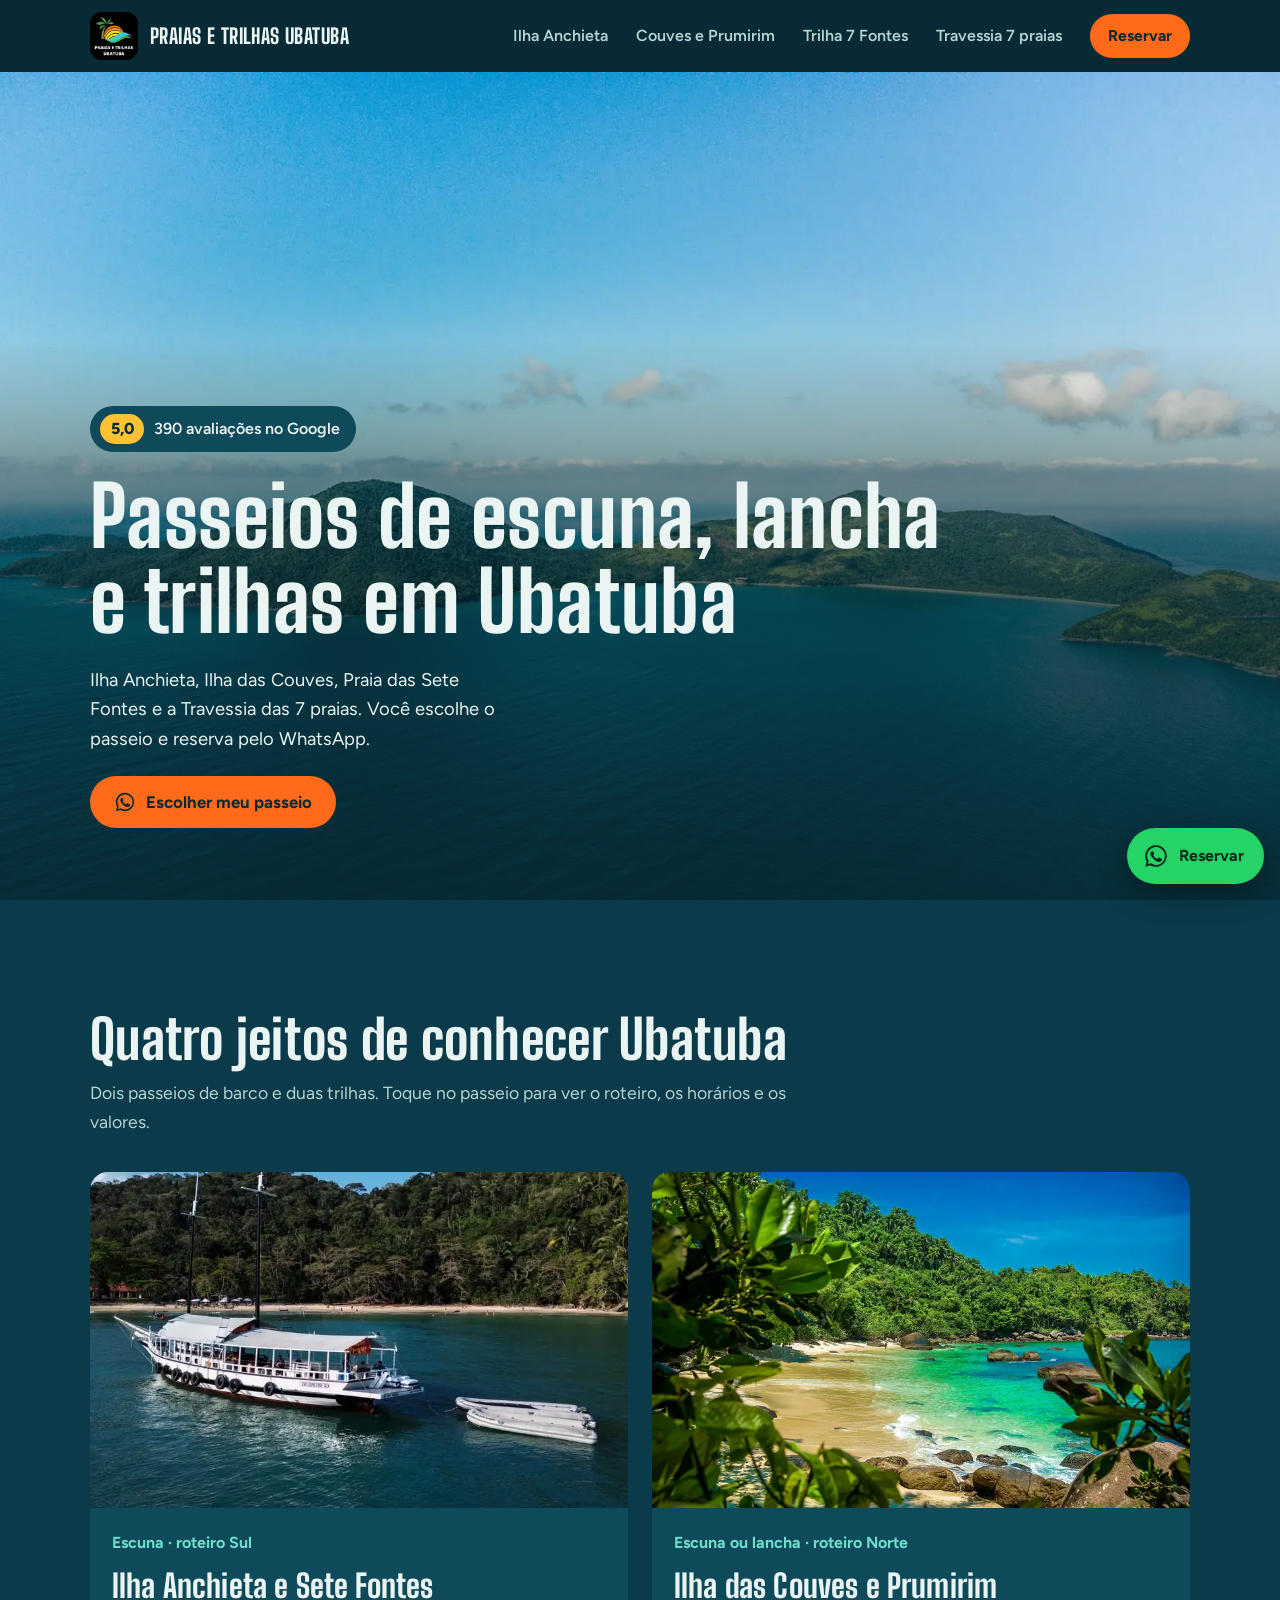
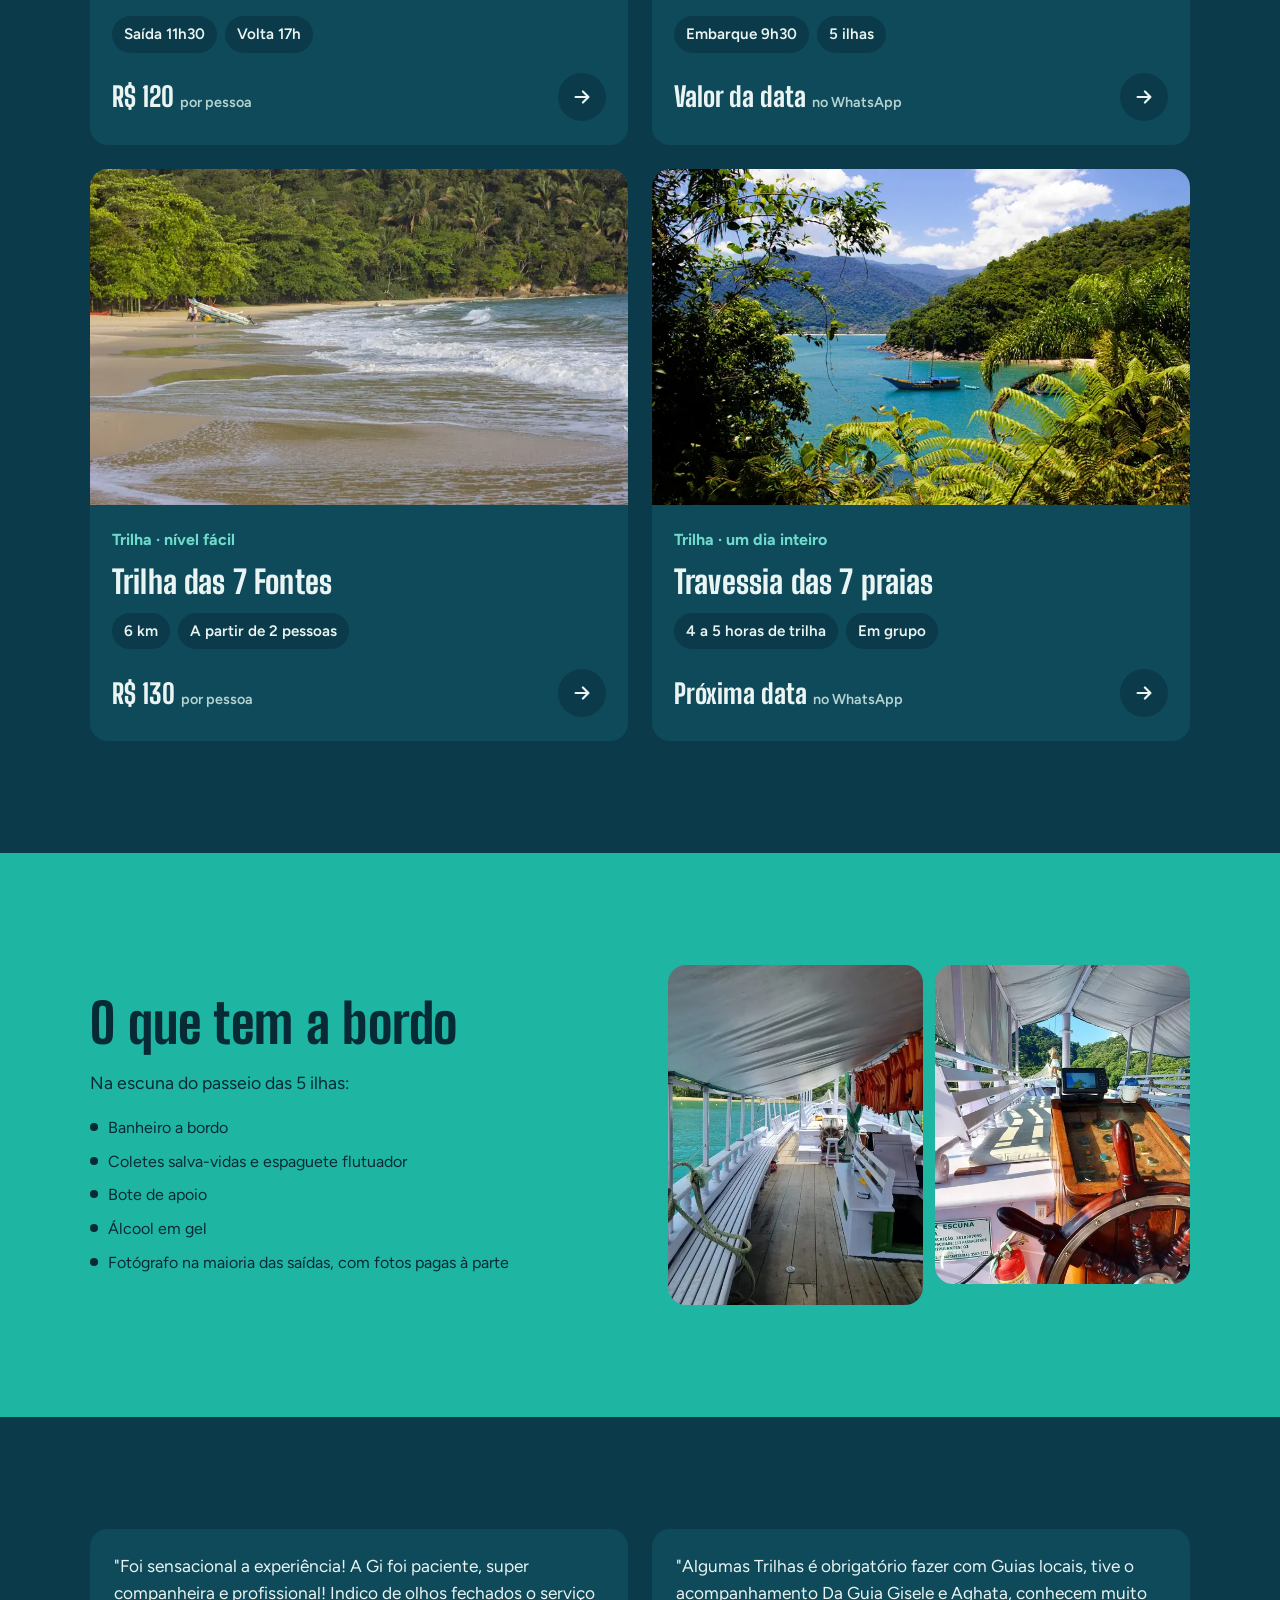
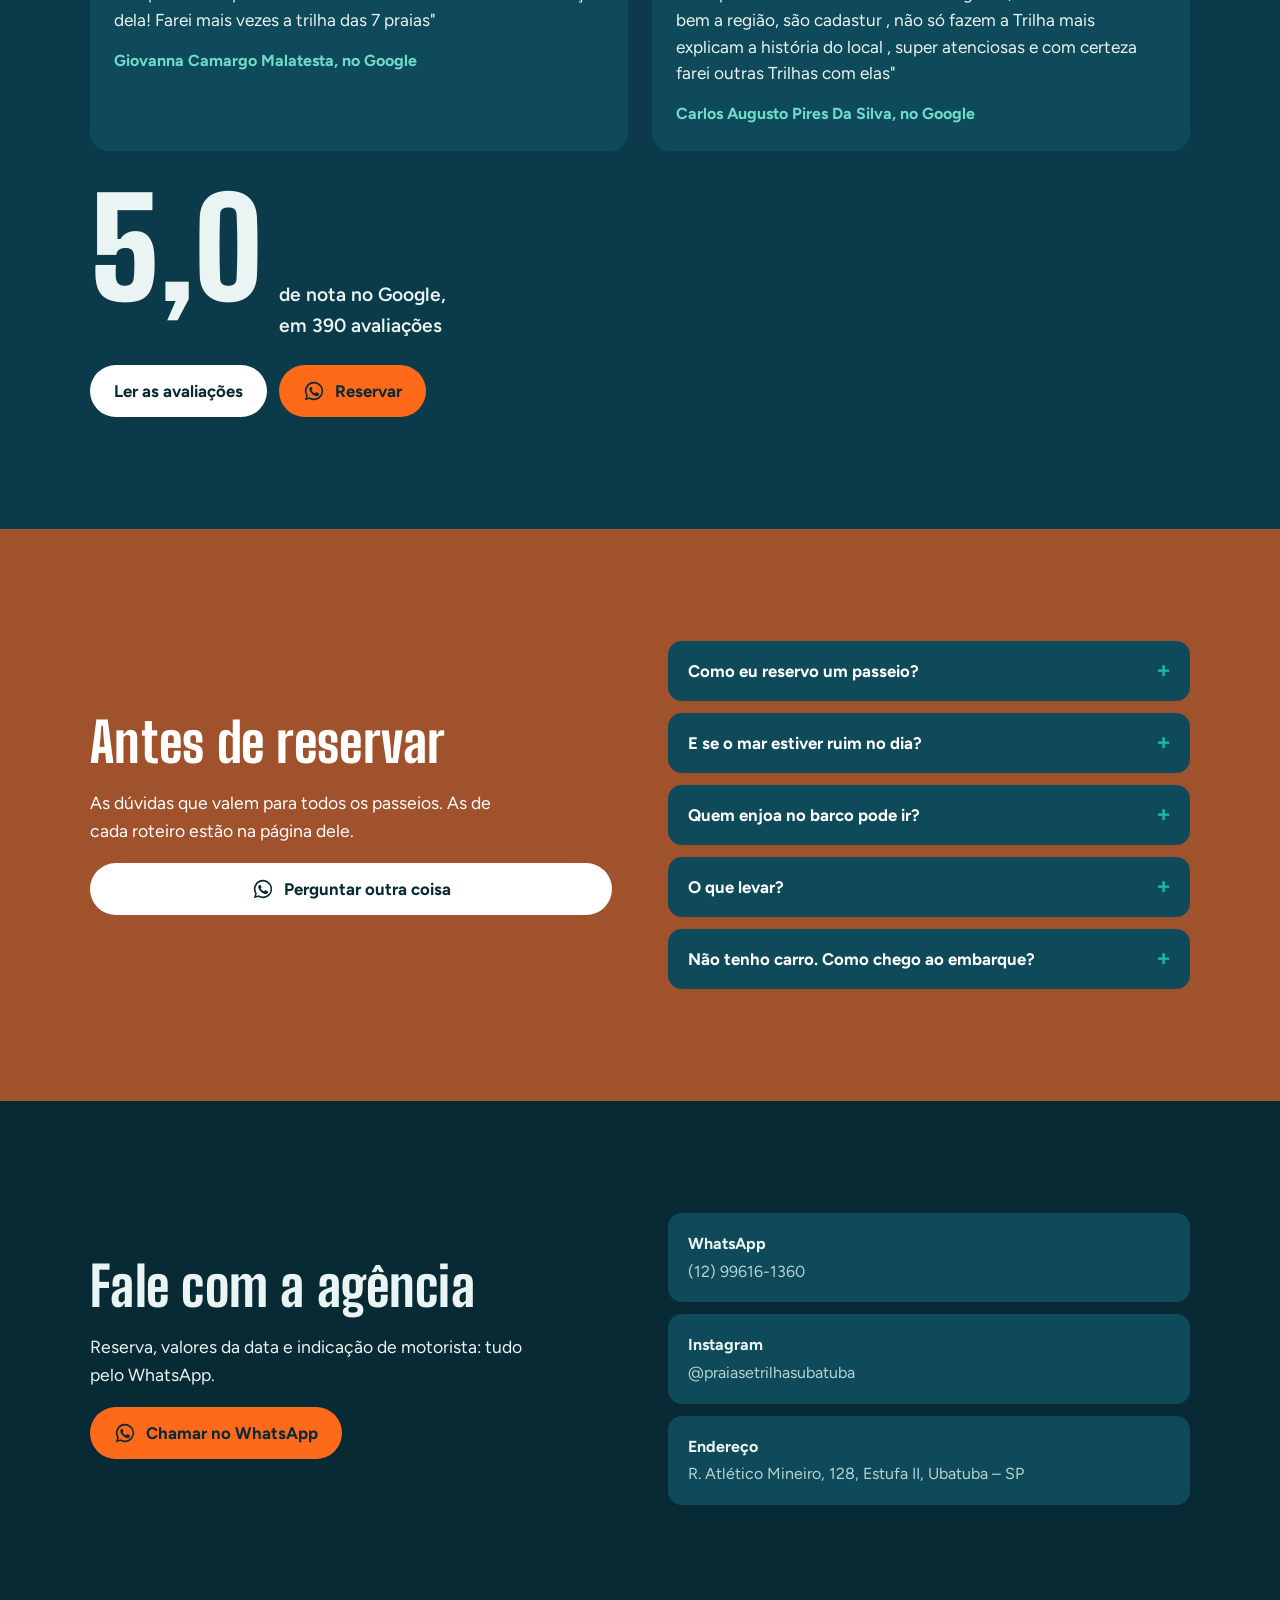
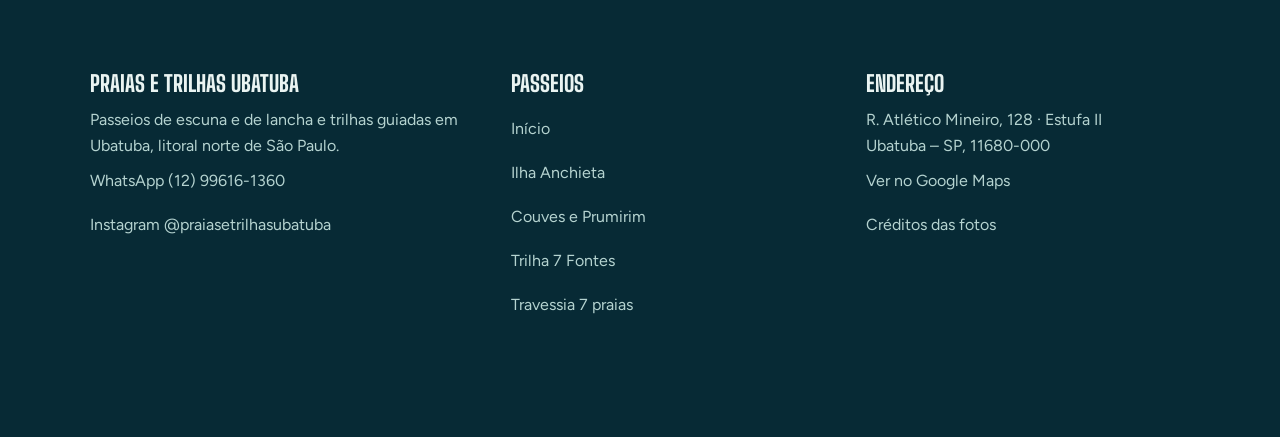
<file: index.html>
<!doctype html>
<html lang="pt-BR">
<head>
<meta charset="utf-8">
<meta name="viewport" content="width=device-width,initial-scale=1">
<meta name="robots" content="noindex, nofollow">
<title>Passeios de escuna, lancha e trilhas em Ubatuba | Praias e Trilhas Ubatuba</title>
<meta name="description" content="Passeio de escuna para a Ilha Anchieta, lancha para a Ilha das Couves, Trilha das 7 Fontes e Travessia das 7 praias em Ubatuba. Nota 5,0 no Google. Reserve pelo WhatsApp.">
<link rel="canonical" href="https://praiasetrilhasubatuba.vercel.app/">
<meta property="og:type" content="website">
<meta property="og:locale" content="pt_BR">
<meta property="og:site_name" content="Praias e Trilhas Ubatuba">
<meta property="og:title" content="Passeios de escuna, lancha e trilhas em Ubatuba | Praias e Trilhas Ubatuba">
<meta property="og:description" content="Passeio de escuna para a Ilha Anchieta, lancha para a Ilha das Couves, Trilha das 7 Fontes e Travessia das 7 praias em Ubatuba. Nota 5,0 no Google. Reserve pelo WhatsApp.">
<meta property="og:url" content="https://praiasetrilhasubatuba.vercel.app/">
<meta property="og:image" content="https://praiasetrilhasubatuba.vercel.app/img/anchieta-aerea-1200.webp">
<meta name="theme-color" content="#072A35">
<link rel="icon" href="img/logo-150.png">
<link rel="preload" href="fontes/big-shoulders.woff2" as="font" type="font/woff2" crossorigin>
<link rel="preload" href="fontes/figtree.woff2" as="font" type="font/woff2" crossorigin>
<link rel="stylesheet" href="estilo.css">
<script type="application/ld+json">
{
 "@context": "https://schema.org",
 "@graph": [
  {
   "@type": "WebSite",
   "@id": "https://praiasetrilhasubatuba.vercel.app/#site",
   "url": "https://praiasetrilhasubatuba.vercel.app/",
   "name": "Praias e Trilhas Ubatuba",
   "inLanguage": "pt-BR",
   "publisher": {
    "@id": "https://praiasetrilhasubatuba.vercel.app/#agencia"
   }
  },
  {
   "@type": "TravelAgency",
   "@id": "https://praiasetrilhasubatuba.vercel.app/#agencia",
   "name": "Praias e Trilhas Ubatuba",
   "url": "https://praiasetrilhasubatuba.vercel.app/",
   "logo": "https://praiasetrilhasubatuba.vercel.app/img/logo-150.png",
   "image": "https://praiasetrilhasubatuba.vercel.app/img/anchieta-aerea-1200.webp",
   "telephone": "+55 12 99616-1360",
   "address": {
    "@type": "PostalAddress",
    "streetAddress": "R. Atlético Mineiro, 128",
    "addressLocality": "Ubatuba",
    "addressRegion": "SP",
    "postalCode": "11680-000",
    "addressCountry": "BR"
   },
   "areaServed": {
    "@type": "City",
    "name": "Ubatuba"
   },
   "hasMap": "https://www.google.com/maps/place/?q=place_id:ChIJlXXqdCBRzZQRc-QFXQsjPIg",
   "sameAs": [
    "https://instagram.com/praiasetrilhasubatuba"
   ],
   "knowsLanguage": "pt-BR",
   "currenciesAccepted": "BRL",
   "makesOffer": [
    {
     "@type": "Offer",
     "itemOffered": {
      "@id": "https://praiasetrilhasubatuba.vercel.app/passeio-ilha-anchieta.html#passeio"
     }
    },
    {
     "@type": "Offer",
     "itemOffered": {
      "@id": "https://praiasetrilhasubatuba.vercel.app/passeio-ilhas-do-norte.html#passeio"
     }
    },
    {
     "@type": "Offer",
     "itemOffered": {
      "@id": "https://praiasetrilhasubatuba.vercel.app/trilha-sete-fontes.html#passeio"
     }
    },
    {
     "@type": "Offer",
     "itemOffered": {
      "@id": "https://praiasetrilhasubatuba.vercel.app/travessia-7-praias.html#passeio"
     }
    }
   ]
  },
  {
   "@type": "FAQPage",
   "mainEntity": [
    {
     "@type": "Question",
     "name": "Como eu reservo um passeio?",
     "acceptedAnswer": {
      "@type": "Answer",
      "text": "Pelo WhatsApp (12) 99616-1360. Diga o passeio, a data e quantas pessoas vão. Os valores podem mudar conforme a data e na alta temporada, por isso a confirmação é sempre pela conversa."
     }
    },
    {
     "@type": "Question",
     "name": "E se o mar estiver ruim no dia?",
     "acceptedAnswer": {
      "@type": "Answer",
      "text": "Por segurança, o roteiro pode mudar quando o mar ou o vento não deixam navegar. No passeio da Ilha Anchieta, por exemplo, a Praia das Sete Fontes é trocada pela Praia do Flamengo."
     }
    },
    {
     "@type": "Question",
     "name": "Quem enjoa no barco pode ir?",
     "acceptedAnswer": {
      "@type": "Answer",
      "text": "Pode. A recomendação da agência é tomar um remédio para enjoo antes de embarcar."
     }
    },
    {
     "@type": "Question",
     "name": "O que levar?",
     "acceptedAnswer": {
      "@type": "Answer",
      "text": "Um casaco leve para a volta, porque no mar esfria no fim da tarde. E proteja o celular ao embarcar e desembarcar: a agência não se responsabiliza por objetos pessoais molhados ou perdidos."
     }
    },
    {
     "@type": "Question",
     "name": "Não tenho carro. Como chego ao embarque?",
     "acceptedAnswer": {
      "@type": "Answer",
      "text": "A agência indica motoristas de confiança, com pagamento à parte. É só pedir no WhatsApp."
     }
    }
   ]
  }
 ]
}
</script>
</head>
<body>
<a class="pular" href="#conteudo">Pular para o conteúdo</a>
<header class="topo"><div class="wrap">
  <a class="marca" href="index.html"><img src="img/logo-150.png" width="48" height="48" alt=""><span>Praias e Trilhas Ubatuba</span></a>
  <nav class="nav-larga" aria-label="Passeios"><a href="passeio-ilha-anchieta.html">Ilha Anchieta</a><a href="passeio-ilhas-do-norte.html">Couves e Prumirim</a><a href="trilha-sete-fontes.html">Trilha 7 Fontes</a><a href="travessia-7-praias.html">Travessia 7 praias</a></nav>
  <details class="menu"><summary>Passeios</summary><ul><li><a href="index.html" aria-current="page">Início</a></li><li><a href="passeio-ilha-anchieta.html">Ilha Anchieta</a></li><li><a href="passeio-ilhas-do-norte.html">Couves e Prumirim</a></li><li><a href="trilha-sete-fontes.html">Trilha 7 Fontes</a></li><li><a href="travessia-7-praias.html">Travessia 7 praias</a></li></ul></details>
  <a class="btn" data-wa="topo" href="https://wa.me/5512996161360">Reservar</a>
</div></header>
<main id="conteudo">

<section class="capa">
  <div class="capa__texto">
    <a class="nota" href="https://www.google.com/maps/place/?q=place_id:ChIJlXXqdCBRzZQRc-QFXQsjPIg" rel="noopener" target="_blank"><b>5,0</b>390 avaliações no Google</a>
    <h1>Passeios de escuna, lancha e trilhas em Ubatuba</h1>
    <p class="lead">Ilha Anchieta, Ilha das Couves, Praia das Sete Fontes e a Travessia das 7 praias. Você escolhe o passeio e reserva pelo WhatsApp.</p>
    <a class="btn" data-wa="capa" href="https://wa.me/5512996161360"><svg viewBox="0 0 24 24" fill="currentColor" aria-hidden="true"><path d="M12 2a10 10 0 0 0-8.6 15.1L2 22l5-1.3A10 10 0 1 0 12 2Zm0 18.2a8.2 8.2 0 0 1-4.2-1.2l-.3-.2-3 .8.8-2.9-.2-.3A8.2 8.2 0 1 1 12 20.2Zm4.5-6.1c-.2-.1-1.5-.7-1.7-.8-.2-.1-.4-.1-.6.1l-.8 1c-.1.2-.3.2-.5.1a6.7 6.7 0 0 1-3.3-2.9c-.3-.4.2-.4.7-1.4.1-.2 0-.3 0-.4l-.8-1.8c-.2-.5-.4-.4-.6-.4h-.5a1 1 0 0 0-.7.3 3 3 0 0 0-.9 2.2 5.2 5.2 0 0 0 1.1 2.7 11.8 11.8 0 0 0 4.5 4c1.7.7 2.3.8 3.2.6a2.7 2.7 0 0 0 1.8-1.2 2.2 2.2 0 0 0 .2-1.3c-.1-.1-.3-.2-.5-.3Z"/></svg>Escolher meu passeio</a>
  </div>
  <div class="capa__foto"><img src="img/anchieta-aerea-800.webp" srcset="img/anchieta-aerea-480.webp 480w, img/anchieta-aerea-800.webp 800w, img/anchieta-aerea-1200.webp 1200w, img/anchieta-aerea-1600.webp 1600w, img/anchieta-aerea-2000.webp 2000w" sizes="100vw" width="800" height="450" alt="Ilha Anchieta vista do alto, cercada de mar azul" fetchpriority="high"></div>
</section>

<section class="secao" id="passeios" aria-labelledby="passeios-t"><div class="wrap">
  <div class="secao__cab"><h2 id="passeios-t">Quatro jeitos de conhecer Ubatuba</h2><p>Dois passeios de barco e duas trilhas. Toque no passeio para ver o roteiro, os horários e os valores.</p></div>
  <div class="placas">
    <a class="placa" href="passeio-ilha-anchieta.html">
      <div class="placa__foto"><img src="img/escuna-ancorada-800.webp" srcset="img/escuna-ancorada-480.webp 480w, img/escuna-ancorada-800.webp 800w, img/escuna-ancorada-1200.webp 1200w" sizes="(min-width:760px) 50vw, 100vw" width="800" height="1067" alt="Escuna branca ancorada em frente a uma praia de mata atlântica, com botes de apoio" loading="lazy" decoding="async"></div>
      <div class="placa__corpo"><span class="placa__tipo">Escuna · roteiro Sul</span><h3>Ilha Anchieta e Sete Fontes</h3>
        <div class="placa__horas"><span>Saída 11h30</span><span>Volta 17h</span></div>
        <div class="placa__fim"><span class="preco">R$ 120<small>por pessoa</small></span><span class="placa__ir"><svg viewBox="0 0 24 24" fill="none" stroke="currentColor" stroke-width="2.4" stroke-linecap="round" stroke-linejoin="round" aria-hidden="true"><path d="M5 12h14M13 6l6 6-6 6"/></svg></span></div></div>
    </a>
    <a class="placa" href="passeio-ilhas-do-norte.html">
      <div class="placa__foto"><img src="img/couves-1-800.webp" srcset="img/couves-1-480.webp 480w, img/couves-1-800.webp 800w, img/couves-1-1200.webp 1200w, img/couves-1-1600.webp 1600w, img/couves-1-1784.webp 1784w" sizes="(min-width:760px) 50vw, 100vw" width="800" height="531" alt="Praia da Ilha das Couves, com água verde e pedras" loading="lazy" decoding="async"></div>
      <div class="placa__corpo"><span class="placa__tipo">Escuna ou lancha · roteiro Norte</span><h3>Ilha das Couves e Prumirim</h3>
        <div class="placa__horas"><span>Embarque 9h30</span><span>5 ilhas</span></div>
        <div class="placa__fim"><span class="preco">Valor da data<small>no WhatsApp</small></span><span class="placa__ir"><svg viewBox="0 0 24 24" fill="none" stroke="currentColor" stroke-width="2.4" stroke-linecap="round" stroke-linejoin="round" aria-hidden="true"><path d="M5 12h14M13 6l6 6-6 6"/></svg></span></div></div>
    </a>
    <a class="placa" href="trilha-sete-fontes.html">
      <div class="placa__foto"><img src="img/sete-fontes-800.webp" srcset="img/sete-fontes-480.webp 480w, img/sete-fontes-800.webp 800w, img/sete-fontes-1200.webp 1200w, img/sete-fontes-1600.webp 1600w, img/sete-fontes-2000.webp 2000w" sizes="(min-width:760px) 50vw, 100vw" width="800" height="533" alt="Praia das Sete Fontes, cercada de mata" loading="lazy" decoding="async"></div>
      <div class="placa__corpo"><span class="placa__tipo">Trilha · nível fácil</span><h3>Trilha das 7 Fontes</h3>
        <div class="placa__horas"><span>6 km</span><span>A partir de 2 pessoas</span></div>
        <div class="placa__fim"><span class="preco">R$ 130<small>por pessoa</small></span><span class="placa__ir"><svg viewBox="0 0 24 24" fill="none" stroke="currentColor" stroke-width="2.4" stroke-linecap="round" stroke-linejoin="round" aria-hidden="true"><path d="M5 12h14M13 6l6 6-6 6"/></svg></span></div></div>
    </a>
    <a class="placa" href="travessia-7-praias.html">
      <div class="placa__foto"><img src="img/bonete-800.webp" srcset="img/bonete-480.webp 480w, img/bonete-800.webp 800w, img/bonete-1200.webp 1200w, img/bonete-1600.webp 1600w, img/bonete-2000.webp 2000w" sizes="(min-width:760px) 50vw, 100vw" width="800" height="533" alt="Praia do Bonete, uma das praias da travessia" loading="lazy" decoding="async"></div>
      <div class="placa__corpo"><span class="placa__tipo">Trilha · um dia inteiro</span><h3>Travessia das 7 praias</h3>
        <div class="placa__horas"><span>4 a 5 horas de trilha</span><span>Em grupo</span></div>
        <div class="placa__fim"><span class="preco">Próxima data<small>no WhatsApp</small></span><span class="placa__ir"><svg viewBox="0 0 24 24" fill="none" stroke="currentColor" stroke-width="2.4" stroke-linecap="round" stroke-linejoin="round" aria-hidden="true"><path d="M5 12h14M13 6l6 6-6 6"/></svg></span></div></div>
    </a>
  </div>
</div></section>

<section class="secao faixa-agua" aria-labelledby="escuna-t"><div class="wrap duas">
  <div class="duas__texto">
    <h2 id="escuna-t">O que tem a bordo</h2>
    <p>Na escuna do passeio das 5 ilhas:</p>
    <ul class="lista"><li>Banheiro a bordo</li><li>Coletes salva-vidas e espaguete flutuador</li><li>Bote de apoio</li><li>Álcool em gel</li><li>Fotógrafo na maioria das saídas, com fotos pagas à parte</li></ul>
  </div>
  <div class="par"><img src="img/conves-800.webp" srcset="img/conves-480.webp 480w, img/conves-800.webp 800w, img/conves-1200.webp 1200w" sizes="(min-width:900px) 24vw, 50vw" width="800" height="1067" alt="Convés de madeira da escuna, com bancos brancos e coletes laranja" loading="lazy" decoding="async"><img src="img/timao-800.webp" srcset="img/timao-480.webp 480w, img/timao-800.webp 800w, img/timao-1200.webp 1200w, img/timao-1280.webp 1280w" sizes="(min-width:900px) 24vw, 50vw" width="800" height="1000" alt="Timão de madeira e painel da escuna, com a mata ao fundo" loading="lazy" decoding="async"></div>
</div></section>

<section class="secao avaliacoes" aria-labelledby="aval-t"><div class="wrap">
  <div class="depoimentos">
    <figure><blockquote>"Foi sensacional a experiência! A Gi foi paciente, super companheira e profissional! Indico de olhos fechados o serviço dela! Farei mais vezes a trilha das 7 praias"</blockquote><figcaption>Giovanna Camargo Malatesta, no Google</figcaption></figure>
    <figure><blockquote>"Algumas Trilhas é obrigatório fazer com Guias locais, tive o acompanhamento Da Guia Gisele e Aghata, conhecem muito bem a região, são cadastur , não só fazem a Trilha mais explicam a história do local , super atenciosas e com certeza farei outras Trilhas com elas"</blockquote><figcaption>Carlos Augusto Pires Da Silva, no Google</figcaption></figure>
  </div>
  <div class="grande-nota"><strong>5,0</strong><span id="aval-t">de nota no Google, em 390 avaliações</span></div>
  <div style="display:flex;flex-wrap:wrap;gap:12px">
    <a class="btn btn--claro" href="https://www.google.com/maps/place/?q=place_id:ChIJlXXqdCBRzZQRc-QFXQsjPIg" rel="noopener" target="_blank">Ler as avaliações</a>
    <a class="btn" data-wa="avaliacoes" href="https://wa.me/5512996161360"><svg viewBox="0 0 24 24" fill="currentColor" aria-hidden="true"><path d="M12 2a10 10 0 0 0-8.6 15.1L2 22l5-1.3A10 10 0 1 0 12 2Zm0 18.2a8.2 8.2 0 0 1-4.2-1.2l-.3-.2-3 .8.8-2.9-.2-.3A8.2 8.2 0 1 1 12 20.2Zm4.5-6.1c-.2-.1-1.5-.7-1.7-.8-.2-.1-.4-.1-.6.1l-.8 1c-.1.2-.3.2-.5.1a6.7 6.7 0 0 1-3.3-2.9c-.3-.4.2-.4.7-1.4.1-.2 0-.3 0-.4l-.8-1.8c-.2-.5-.4-.4-.6-.4h-.5a1 1 0 0 0-.7.3 3 3 0 0 0-.9 2.2 5.2 5.2 0 0 0 1.1 2.7 11.8 11.8 0 0 0 4.5 4c1.7.7 2.3.8 3.2.6a2.7 2.7 0 0 0 1.8-1.2 2.2 2.2 0 0 0 .2-1.3c-.1-.1-.3-.2-.5-.3Z"/></svg>Reservar</a>
  </div>
</div></section>

<section class="secao faixa-madeira" aria-labelledby="duvidas-t"><div class="wrap duas">
  <div class="duas__texto"><h2 id="duvidas-t">Antes de reservar</h2><p>As dúvidas que valem para todos os passeios. As de cada roteiro estão na página dele.</p><a class="btn btn--claro" data-wa="duvidas" href="https://wa.me/5512996161360"><svg viewBox="0 0 24 24" fill="currentColor" aria-hidden="true"><path d="M12 2a10 10 0 0 0-8.6 15.1L2 22l5-1.3A10 10 0 1 0 12 2Zm0 18.2a8.2 8.2 0 0 1-4.2-1.2l-.3-.2-3 .8.8-2.9-.2-.3A8.2 8.2 0 1 1 12 20.2Zm4.5-6.1c-.2-.1-1.5-.7-1.7-.8-.2-.1-.4-.1-.6.1l-.8 1c-.1.2-.3.2-.5.1a6.7 6.7 0 0 1-3.3-2.9c-.3-.4.2-.4.7-1.4.1-.2 0-.3 0-.4l-.8-1.8c-.2-.5-.4-.4-.6-.4h-.5a1 1 0 0 0-.7.3 3 3 0 0 0-.9 2.2 5.2 5.2 0 0 0 1.1 2.7 11.8 11.8 0 0 0 4.5 4c1.7.7 2.3.8 3.2.6a2.7 2.7 0 0 0 1.8-1.2 2.2 2.2 0 0 0 .2-1.3c-.1-.1-.3-.2-.5-.3Z"/></svg>Perguntar outra coisa</a></div>
  <div class="perguntas"><details><summary>Como eu reservo um passeio?</summary><p>Pelo WhatsApp (12) 99616-1360. Diga o passeio, a data e quantas pessoas vão. Os valores podem mudar conforme a data e na alta temporada, por isso a confirmação é sempre pela conversa.</p></details><details><summary>E se o mar estiver ruim no dia?</summary><p>Por segurança, o roteiro pode mudar quando o mar ou o vento não deixam navegar. No passeio da Ilha Anchieta, por exemplo, a Praia das Sete Fontes é trocada pela Praia do Flamengo.</p></details><details><summary>Quem enjoa no barco pode ir?</summary><p>Pode. A recomendação da agência é tomar um remédio para enjoo antes de embarcar.</p></details><details><summary>O que levar?</summary><p>Um casaco leve para a volta, porque no mar esfria no fim da tarde. E proteja o celular ao embarcar e desembarcar: a agência não se responsabiliza por objetos pessoais molhados ou perdidos.</p></details><details><summary>Não tenho carro. Como chego ao embarque?</summary><p>A agência indica motoristas de confiança, com pagamento à parte. É só pedir no WhatsApp.</p></details></div>
</div></section>

<section class="secao contato" id="contato" aria-labelledby="contato-t"><div class="wrap duas">
  <div class="duas__texto"><h2 id="contato-t">Fale com a agência</h2><p>Reserva, valores da data e indicação de motorista: tudo pelo WhatsApp.</p><a class="btn" data-wa="contato" href="https://wa.me/5512996161360"><svg viewBox="0 0 24 24" fill="currentColor" aria-hidden="true"><path d="M12 2a10 10 0 0 0-8.6 15.1L2 22l5-1.3A10 10 0 1 0 12 2Zm0 18.2a8.2 8.2 0 0 1-4.2-1.2l-.3-.2-3 .8.8-2.9-.2-.3A8.2 8.2 0 1 1 12 20.2Zm4.5-6.1c-.2-.1-1.5-.7-1.7-.8-.2-.1-.4-.1-.6.1l-.8 1c-.1.2-.3.2-.5.1a6.7 6.7 0 0 1-3.3-2.9c-.3-.4.2-.4.7-1.4.1-.2 0-.3 0-.4l-.8-1.8c-.2-.5-.4-.4-.6-.4h-.5a1 1 0 0 0-.7.3 3 3 0 0 0-.9 2.2 5.2 5.2 0 0 0 1.1 2.7 11.8 11.8 0 0 0 4.5 4c1.7.7 2.3.8 3.2.6a2.7 2.7 0 0 0 1.8-1.2 2.2 2.2 0 0 0 .2-1.3c-.1-.1-.3-.2-.5-.3Z"/></svg>Chamar no WhatsApp</a></div>
  <div class="canais">
    <a data-wa="contato" href="https://wa.me/5512996161360"><b>WhatsApp</b><span>(12) 99616-1360</span></a>
    <a href="https://instagram.com/praiasetrilhasubatuba" rel="noopener" target="_blank"><b>Instagram</b><span>@praiasetrilhasubatuba</span></a>
    <a href="https://www.google.com/maps/place/?q=place_id:ChIJlXXqdCBRzZQRc-QFXQsjPIg" rel="noopener" target="_blank"><b>Endereço</b><span>R. Atlético Mineiro, 128, Estufa II, Ubatuba – SP</span></a>
  </div>
</div></section>

</main>
<footer class="rodape"><div class="wrap">
  <div><b>Praias e Trilhas Ubatuba</b><p>Passeios de escuna e de lancha e trilhas guiadas em Ubatuba, litoral norte de São Paulo.</p>
  <p><a data-wa="contato" href="https://wa.me/5512996161360">WhatsApp (12) 99616-1360</a><br><a href="https://instagram.com/praiasetrilhasubatuba" rel="noopener" target="_blank">Instagram @praiasetrilhasubatuba</a></p></div>
  <nav aria-label="Páginas do site"><b>Passeios</b><a href="index.html">Início</a><a href="passeio-ilha-anchieta.html">Ilha Anchieta</a><a href="passeio-ilhas-do-norte.html">Couves e Prumirim</a><a href="trilha-sete-fontes.html">Trilha 7 Fontes</a><a href="travessia-7-praias.html">Travessia 7 praias</a></nav>
  <div><b>Endereço</b><p>R. Atlético Mineiro, 128 · Estufa II<br>Ubatuba – SP, 11680-000</p>
  <p><a href="https://www.google.com/maps/place/?q=place_id:ChIJlXXqdCBRzZQRc-QFXQsjPIg" rel="noopener" target="_blank">Ver no Google Maps</a><br><a href="creditos.html">Créditos das fotos</a></p></div>
</div></footer>
<a class="wa-fixo" data-wa="flutuante" href="https://wa.me/5512996161360" aria-label="Reservar pelo WhatsApp"><svg viewBox="0 0 24 24" fill="currentColor" aria-hidden="true"><path d="M12 2a10 10 0 0 0-8.6 15.1L2 22l5-1.3A10 10 0 1 0 12 2Zm0 18.2a8.2 8.2 0 0 1-4.2-1.2l-.3-.2-3 .8.8-2.9-.2-.3A8.2 8.2 0 1 1 12 20.2Zm4.5-6.1c-.2-.1-1.5-.7-1.7-.8-.2-.1-.4-.1-.6.1l-.8 1c-.1.2-.3.2-.5.1a6.7 6.7 0 0 1-3.3-2.9c-.3-.4.2-.4.7-1.4.1-.2 0-.3 0-.4l-.8-1.8c-.2-.5-.4-.4-.6-.4h-.5a1 1 0 0 0-.7.3 3 3 0 0 0-.9 2.2 5.2 5.2 0 0 0 1.1 2.7 11.8 11.8 0 0 0 4.5 4c1.7.7 2.3.8 3.2.6a2.7 2.7 0 0 0 1.8-1.2 2.2 2.2 0 0 0 .2-1.3c-.1-.1-.3-.2-.5-.3Z"/></svg><span>Reservar</span></a>
<script>
/* ===== CONFIG: dados que o dono pode editar ===== */
const CONFIG = {
  whatsapp: "5512996161360",
  mensagens: {
  "topo": "Olá! Vi o site de vocês e quero saber dos passeios em Ubatuba.",
  "capa": "Olá! Quero escolher um passeio em Ubatuba. Pode me ajudar?",
  "flutuante": "Olá! Vim pelo site e quero reservar um passeio.",
  "avaliacoes": "Olá! Vi as avaliações de vocês no Google e quero reservar um passeio.",
  "duvidas": "Olá! Tenho uma dúvida sobre os passeios antes de reservar.",
  "contato": "Olá! Quero falar sobre um passeio em Ubatuba.",
  "anchieta": "Olá! Quero reservar o passeio de escuna para a Ilha Anchieta. A data é:",
  "anchieta-valor": "Olá! Qual o valor do passeio da Ilha Anchieta para esta data?",
  "norte-escuna": "Olá! Quero o passeio de escuna das 5 ilhas (Couves e Prumirim). A data é:",
  "norte-lancha": "Olá! Quero alugar uma lancha para o roteiro das 5 ilhas. Somos __ pessoas, na data:",
  "norte-valor": "Olá! Qual o valor do roteiro das ilhas do Norte nesta data?",
  "trilha": "Olá! Quero fazer a trilha das 7 Fontes. Somos __ pessoas, na data:",
  "trilha-versoes": "Olá! Qual a diferença entre as trilhas das 7 Fontes de R$ 130 e de R$ 150?",
  "travessia": "Olá! Quero saber a próxima data da Travessia das 7 praias.",
  "travessia-van": "Olá! A Travessia das 7 praias tem saída com van de São Paulo?"
}
};

/* ===== INTEGRACOES: tudo desligado na prévia. Ligar só com banner de consentimento (regra 8). ===== */
const INTEGRACOES = {
  ga4: { ligado: false, id: "" },
  pixel: { ligado: false, id: "" },
  formspree: { ligado: false, id: "" }
};

document.querySelectorAll("[data-wa]").forEach(a => {
  const msg = CONFIG.mensagens[a.dataset.wa] || CONFIG.mensagens.topo;
  a.href = "https://wa.me/" + CONFIG.whatsapp + "?text=" + encodeURIComponent(msg);
  a.target = "_blank"; a.rel = "noopener";
});

/* menu de passeios: fecha com Esc e com clique fora */
const menu = document.querySelector(".menu");
if (menu) {
  document.addEventListener("keydown", e => { if (e.key === "Escape" && menu.open) { menu.open = false; menu.querySelector("summary").focus(); } });
  document.addEventListener("click", e => { if (menu.open && !menu.contains(e.target)) menu.open = false; });
}
</script>
</body>
</html>
</file>
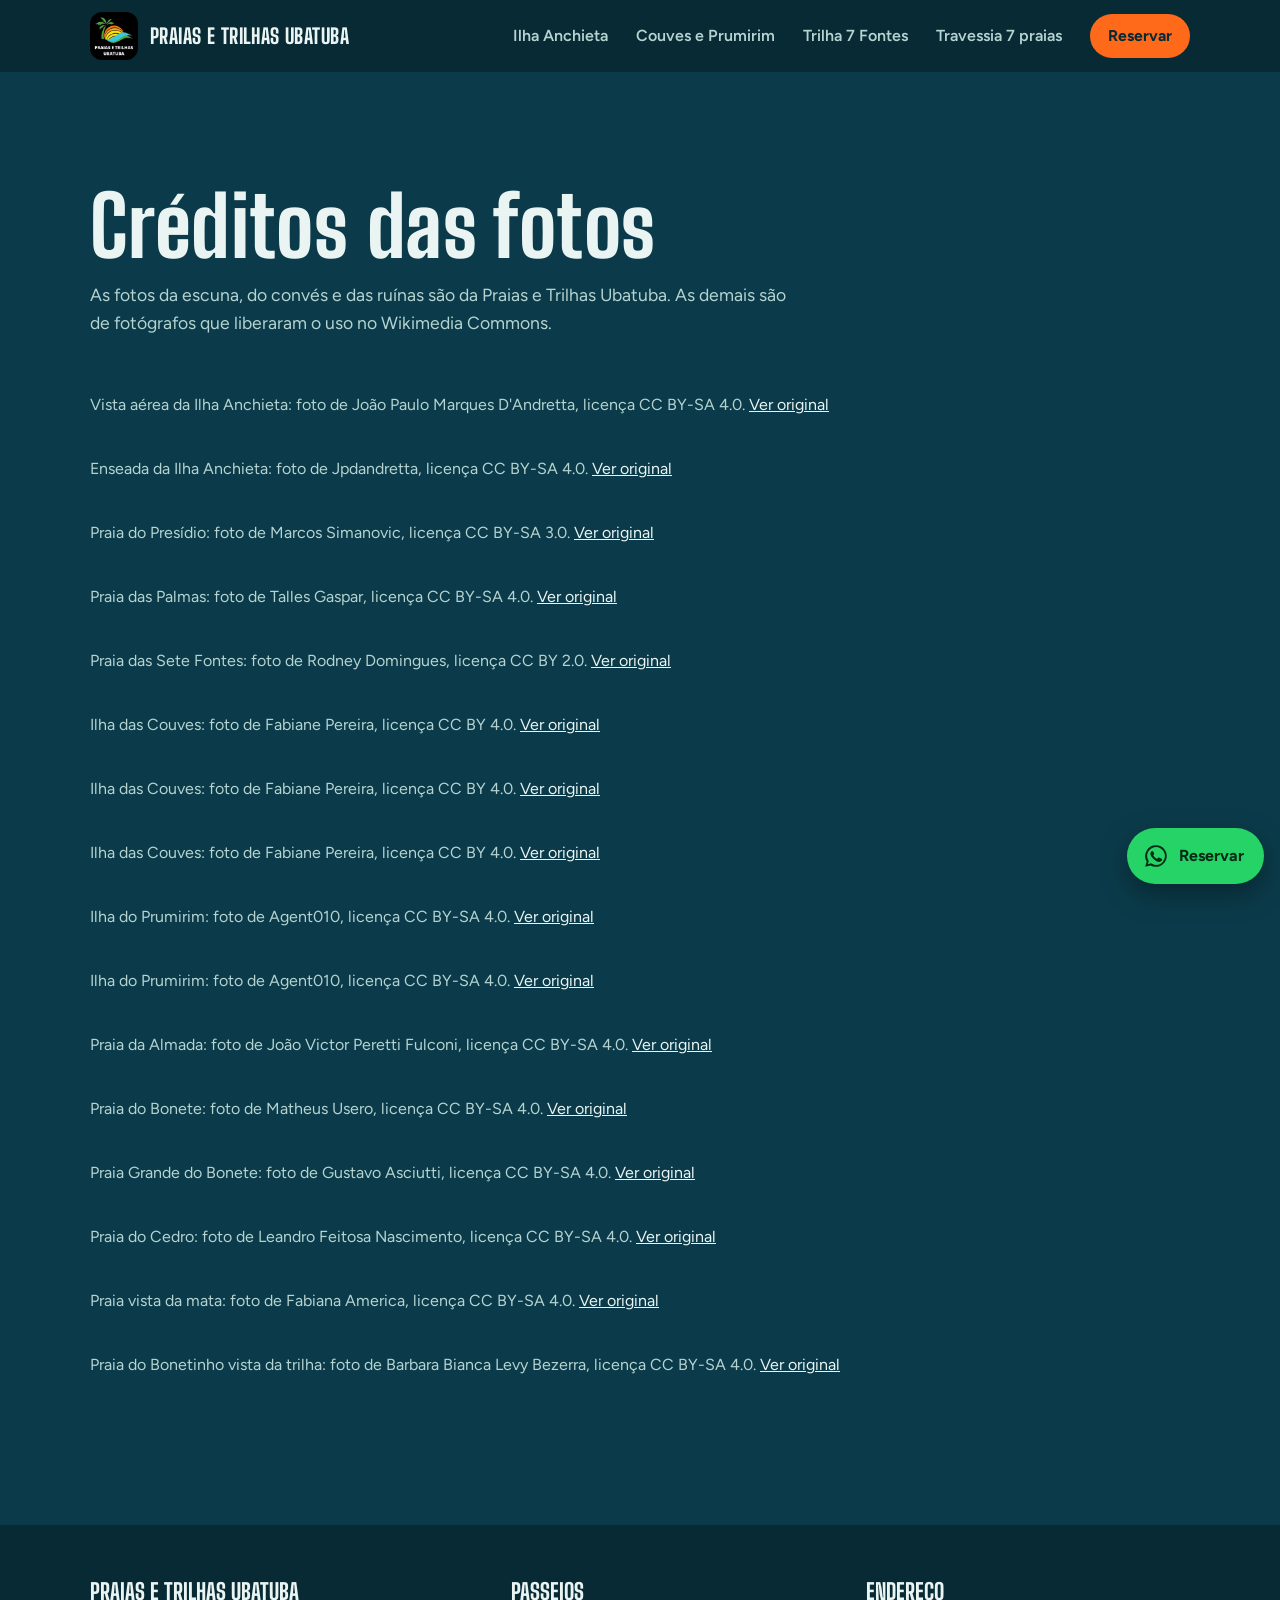
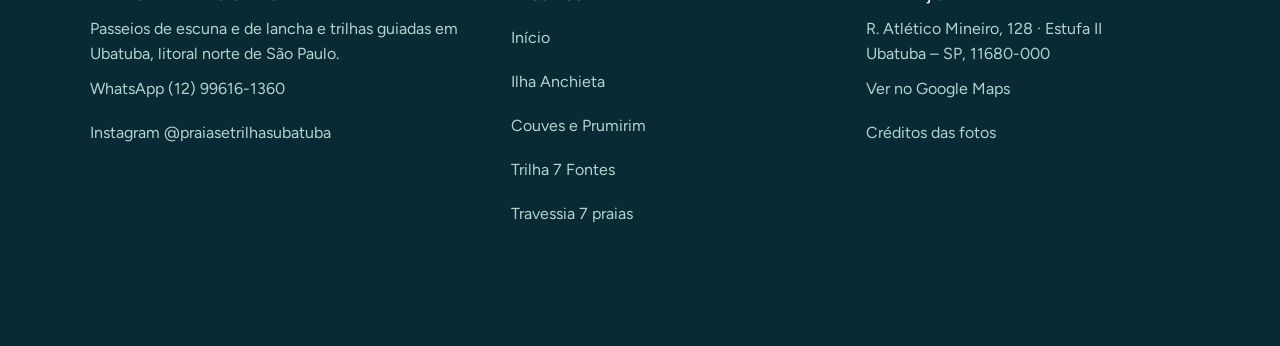
<file: creditos.html>
<!doctype html>
<html lang="pt-BR">
<head>
<meta charset="utf-8">
<meta name="viewport" content="width=device-width,initial-scale=1">
<meta name="robots" content="noindex, nofollow">
<title>Créditos das fotos | Praias e Trilhas Ubatuba</title>
<meta name="description" content="Autores e licenças das fotos usadas no site da Praias e Trilhas Ubatuba.">
<link rel="canonical" href="https://praiasetrilhasubatuba.vercel.app/creditos.html">
<meta property="og:type" content="website">
<meta property="og:locale" content="pt_BR">
<meta property="og:site_name" content="Praias e Trilhas Ubatuba">
<meta property="og:title" content="Créditos das fotos | Praias e Trilhas Ubatuba">
<meta property="og:description" content="Autores e licenças das fotos usadas no site da Praias e Trilhas Ubatuba.">
<meta property="og:url" content="https://praiasetrilhasubatuba.vercel.app/creditos.html">
<meta property="og:image" content="https://praiasetrilhasubatuba.vercel.app/img/anchieta-aerea-1200.webp">
<meta name="theme-color" content="#072A35">
<link rel="icon" href="img/logo-150.png">
<link rel="preload" href="fontes/big-shoulders.woff2" as="font" type="font/woff2" crossorigin>
<link rel="preload" href="fontes/figtree.woff2" as="font" type="font/woff2" crossorigin>
<link rel="stylesheet" href="estilo.css">
<script type="application/ld+json">
{
 "@context": "https://schema.org",
 "@graph": [
  {
   "@type": "WebSite",
   "@id": "https://praiasetrilhasubatuba.vercel.app/#site",
   "url": "https://praiasetrilhasubatuba.vercel.app/",
   "name": "Praias e Trilhas Ubatuba",
   "inLanguage": "pt-BR",
   "publisher": {
    "@id": "https://praiasetrilhasubatuba.vercel.app/#agencia"
   }
  }
 ]
}
</script>
</head>
<body>
<a class="pular" href="#conteudo">Pular para o conteúdo</a>
<header class="topo"><div class="wrap">
  <a class="marca" href="index.html"><img src="img/logo-150.png" width="48" height="48" alt=""><span>Praias e Trilhas Ubatuba</span></a>
  <nav class="nav-larga" aria-label="Passeios"><a href="passeio-ilha-anchieta.html">Ilha Anchieta</a><a href="passeio-ilhas-do-norte.html">Couves e Prumirim</a><a href="trilha-sete-fontes.html">Trilha 7 Fontes</a><a href="travessia-7-praias.html">Travessia 7 praias</a></nav>
  <details class="menu"><summary>Passeios</summary><ul><li><a href="index.html">Início</a></li><li><a href="passeio-ilha-anchieta.html">Ilha Anchieta</a></li><li><a href="passeio-ilhas-do-norte.html">Couves e Prumirim</a></li><li><a href="trilha-sete-fontes.html">Trilha 7 Fontes</a></li><li><a href="travessia-7-praias.html">Travessia 7 praias</a></li></ul></details>
  <a class="btn" data-wa="topo" href="https://wa.me/5512996161360">Reservar</a>
</div></header>
<main id="conteudo">

<section class="secao"><div class="wrap">
  <div class="secao__cab"><h1>Créditos das fotos</h1><p>As fotos da escuna, do convés e das ruínas são da Praias e Trilhas Ubatuba. As demais são de fotógrafos que liberaram o uso no Wikimedia Commons.</p></div>
  <ul class="creditos" style="list-style:none;padding:0"><li>Vista aérea da Ilha Anchieta: foto de João Paulo Marques D'Andretta, licença CC BY-SA 4.0. <a href="https://commons.wikimedia.org/wiki/File:Vista_a%C3%A9ra_da_Ilha_Anchieta.jpg" rel="noopener" target="_blank">Ver original</a></li><li>Enseada da Ilha Anchieta: foto de Jpdandretta, licença CC BY-SA 4.0. <a href="https://commons.wikimedia.org/wiki/File:PE_da_Ilha_Anchieta-Jpdandretta(001).jpg" rel="noopener" target="_blank">Ver original</a></li><li>Praia do Presídio: foto de Marcos Simanovic, licença CC BY-SA 3.0. <a href="https://commons.wikimedia.org/wiki/File:Praia_do_Pres%C3%ADdio_no_Parque_Estadual_da_Ilha_Anchieta.jpg" rel="noopener" target="_blank">Ver original</a></li><li>Praia das Palmas: foto de Talles Gaspar, licença CC BY-SA 4.0. <a href="https://commons.wikimedia.org/wiki/File:Praia_das_Palmas_-_Ilha_Anchieta.jpg" rel="noopener" target="_blank">Ver original</a></li><li>Praia das Sete Fontes: foto de Rodney Domingues, licença CC BY 2.0. <a href="https://commons.wikimedia.org/wiki/File:Praia_das_Sete_Fontes_-_Saco_da_Ribeira_em_Ubatuba.jpg" rel="noopener" target="_blank">Ver original</a></li><li>Ilha das Couves: foto de Fabiane Pereira, licença CC BY 4.0. <a href="https://commons.wikimedia.org/wiki/File:1_ILHA_DAS_COUVES_-_UBATUBA.jpg" rel="noopener" target="_blank">Ver original</a></li><li>Ilha das Couves: foto de Fabiane Pereira, licença CC BY 4.0. <a href="https://commons.wikimedia.org/wiki/File:3_ILHA_DAS_COUVES_-_UBATUBA.jpg" rel="noopener" target="_blank">Ver original</a></li><li>Ilha das Couves: foto de Fabiane Pereira, licença CC BY 4.0. <a href="https://commons.wikimedia.org/wiki/File:5_ILHA_DAS_COUVES_-_UBATUBA.jpg" rel="noopener" target="_blank">Ver original</a></li><li>Ilha do Prumirim: foto de Agent010, licença CC BY-SA 4.0. <a href="https://commons.wikimedia.org/wiki/File:Ilha_do_Prumirim.jpg" rel="noopener" target="_blank">Ver original</a></li><li>Ilha do Prumirim: foto de Agent010, licença CC BY-SA 4.0. <a href="https://commons.wikimedia.org/wiki/File:Ilha_do_Prumirim_2.jpg" rel="noopener" target="_blank">Ver original</a></li><li>Praia da Almada: foto de João Victor Peretti Fulconi, licença CC BY-SA 4.0. <a href="https://commons.wikimedia.org/wiki/File:Praia_da_Almada_-_Ubatuba.jpg" rel="noopener" target="_blank">Ver original</a></li><li>Praia do Bonete: foto de Matheus Usero, licença CC BY-SA 4.0. <a href="https://commons.wikimedia.org/wiki/File:Praia_do_Bonete_-_Ubatuba_-_S%C3%A3o_Paulo.jpg" rel="noopener" target="_blank">Ver original</a></li><li>Praia Grande do Bonete: foto de Gustavo Asciutti, licença CC BY-SA 4.0. <a href="https://commons.wikimedia.org/wiki/File:Praia_Grande_do_Bonete.JPG" rel="noopener" target="_blank">Ver original</a></li><li>Praia do Cedro: foto de Leandro Feitosa Nascimento, licença CC BY-SA 4.0. <a href="https://commons.wikimedia.org/wiki/File:Praia_do_Cedro,_Ubatuba_-_SP.jpg" rel="noopener" target="_blank">Ver original</a></li><li>Praia vista da mata: foto de Fabiana America, licença CC BY-SA 4.0. <a href="https://commons.wikimedia.org/wiki/File:Praia_deserta_de_Ubatuba.jpg" rel="noopener" target="_blank">Ver original</a></li><li>Praia do Bonetinho vista da trilha: foto de Barbara Bianca Levy Bezerra, licença CC BY-SA 4.0. <a href="https://commons.wikimedia.org/wiki/File:Praia_do_Bonetinho,_Ubatuba,_SP,_Brasil.jpg" rel="noopener" target="_blank">Ver original</a></li></ul>
</div></section>
</main>
<footer class="rodape"><div class="wrap">
  <div><b>Praias e Trilhas Ubatuba</b><p>Passeios de escuna e de lancha e trilhas guiadas em Ubatuba, litoral norte de São Paulo.</p>
  <p><a data-wa="contato" href="https://wa.me/5512996161360">WhatsApp (12) 99616-1360</a><br><a href="https://instagram.com/praiasetrilhasubatuba" rel="noopener" target="_blank">Instagram @praiasetrilhasubatuba</a></p></div>
  <nav aria-label="Páginas do site"><b>Passeios</b><a href="index.html">Início</a><a href="passeio-ilha-anchieta.html">Ilha Anchieta</a><a href="passeio-ilhas-do-norte.html">Couves e Prumirim</a><a href="trilha-sete-fontes.html">Trilha 7 Fontes</a><a href="travessia-7-praias.html">Travessia 7 praias</a></nav>
  <div><b>Endereço</b><p>R. Atlético Mineiro, 128 · Estufa II<br>Ubatuba – SP, 11680-000</p>
  <p><a href="https://www.google.com/maps/place/?q=place_id:ChIJlXXqdCBRzZQRc-QFXQsjPIg" rel="noopener" target="_blank">Ver no Google Maps</a><br><a href="creditos.html">Créditos das fotos</a></p></div>
</div></footer>
<a class="wa-fixo" data-wa="flutuante" href="https://wa.me/5512996161360" aria-label="Reservar pelo WhatsApp"><svg viewBox="0 0 24 24" fill="currentColor" aria-hidden="true"><path d="M12 2a10 10 0 0 0-8.6 15.1L2 22l5-1.3A10 10 0 1 0 12 2Zm0 18.2a8.2 8.2 0 0 1-4.2-1.2l-.3-.2-3 .8.8-2.9-.2-.3A8.2 8.2 0 1 1 12 20.2Zm4.5-6.1c-.2-.1-1.5-.7-1.7-.8-.2-.1-.4-.1-.6.1l-.8 1c-.1.2-.3.2-.5.1a6.7 6.7 0 0 1-3.3-2.9c-.3-.4.2-.4.7-1.4.1-.2 0-.3 0-.4l-.8-1.8c-.2-.5-.4-.4-.6-.4h-.5a1 1 0 0 0-.7.3 3 3 0 0 0-.9 2.2 5.2 5.2 0 0 0 1.1 2.7 11.8 11.8 0 0 0 4.5 4c1.7.7 2.3.8 3.2.6a2.7 2.7 0 0 0 1.8-1.2 2.2 2.2 0 0 0 .2-1.3c-.1-.1-.3-.2-.5-.3Z"/></svg><span>Reservar</span></a>
<script>
/* ===== CONFIG: dados que o dono pode editar ===== */
const CONFIG = {
  whatsapp: "5512996161360",
  mensagens: {
  "topo": "Olá! Vi o site de vocês e quero saber dos passeios em Ubatuba.",
  "capa": "Olá! Quero escolher um passeio em Ubatuba. Pode me ajudar?",
  "flutuante": "Olá! Vim pelo site e quero reservar um passeio.",
  "avaliacoes": "Olá! Vi as avaliações de vocês no Google e quero reservar um passeio.",
  "duvidas": "Olá! Tenho uma dúvida sobre os passeios antes de reservar.",
  "contato": "Olá! Quero falar sobre um passeio em Ubatuba.",
  "anchieta": "Olá! Quero reservar o passeio de escuna para a Ilha Anchieta. A data é:",
  "anchieta-valor": "Olá! Qual o valor do passeio da Ilha Anchieta para esta data?",
  "norte-escuna": "Olá! Quero o passeio de escuna das 5 ilhas (Couves e Prumirim). A data é:",
  "norte-lancha": "Olá! Quero alugar uma lancha para o roteiro das 5 ilhas. Somos __ pessoas, na data:",
  "norte-valor": "Olá! Qual o valor do roteiro das ilhas do Norte nesta data?",
  "trilha": "Olá! Quero fazer a trilha das 7 Fontes. Somos __ pessoas, na data:",
  "trilha-versoes": "Olá! Qual a diferença entre as trilhas das 7 Fontes de R$ 130 e de R$ 150?",
  "travessia": "Olá! Quero saber a próxima data da Travessia das 7 praias.",
  "travessia-van": "Olá! A Travessia das 7 praias tem saída com van de São Paulo?"
}
};

/* ===== INTEGRACOES: tudo desligado na prévia. Ligar só com banner de consentimento (regra 8). ===== */
const INTEGRACOES = {
  ga4: { ligado: false, id: "" },
  pixel: { ligado: false, id: "" },
  formspree: { ligado: false, id: "" }
};

document.querySelectorAll("[data-wa]").forEach(a => {
  const msg = CONFIG.mensagens[a.dataset.wa] || CONFIG.mensagens.topo;
  a.href = "https://wa.me/" + CONFIG.whatsapp + "?text=" + encodeURIComponent(msg);
  a.target = "_blank"; a.rel = "noopener";
});

/* menu de passeios: fecha com Esc e com clique fora */
const menu = document.querySelector(".menu");
if (menu) {
  document.addEventListener("keydown", e => { if (e.key === "Escape" && menu.open) { menu.open = false; menu.querySelector("summary").focus(); } });
  document.addEventListener("click", e => { if (menu.open && !menu.contains(e.target)) menu.open = false; });
}
</script>
</body>
</html>
</file>
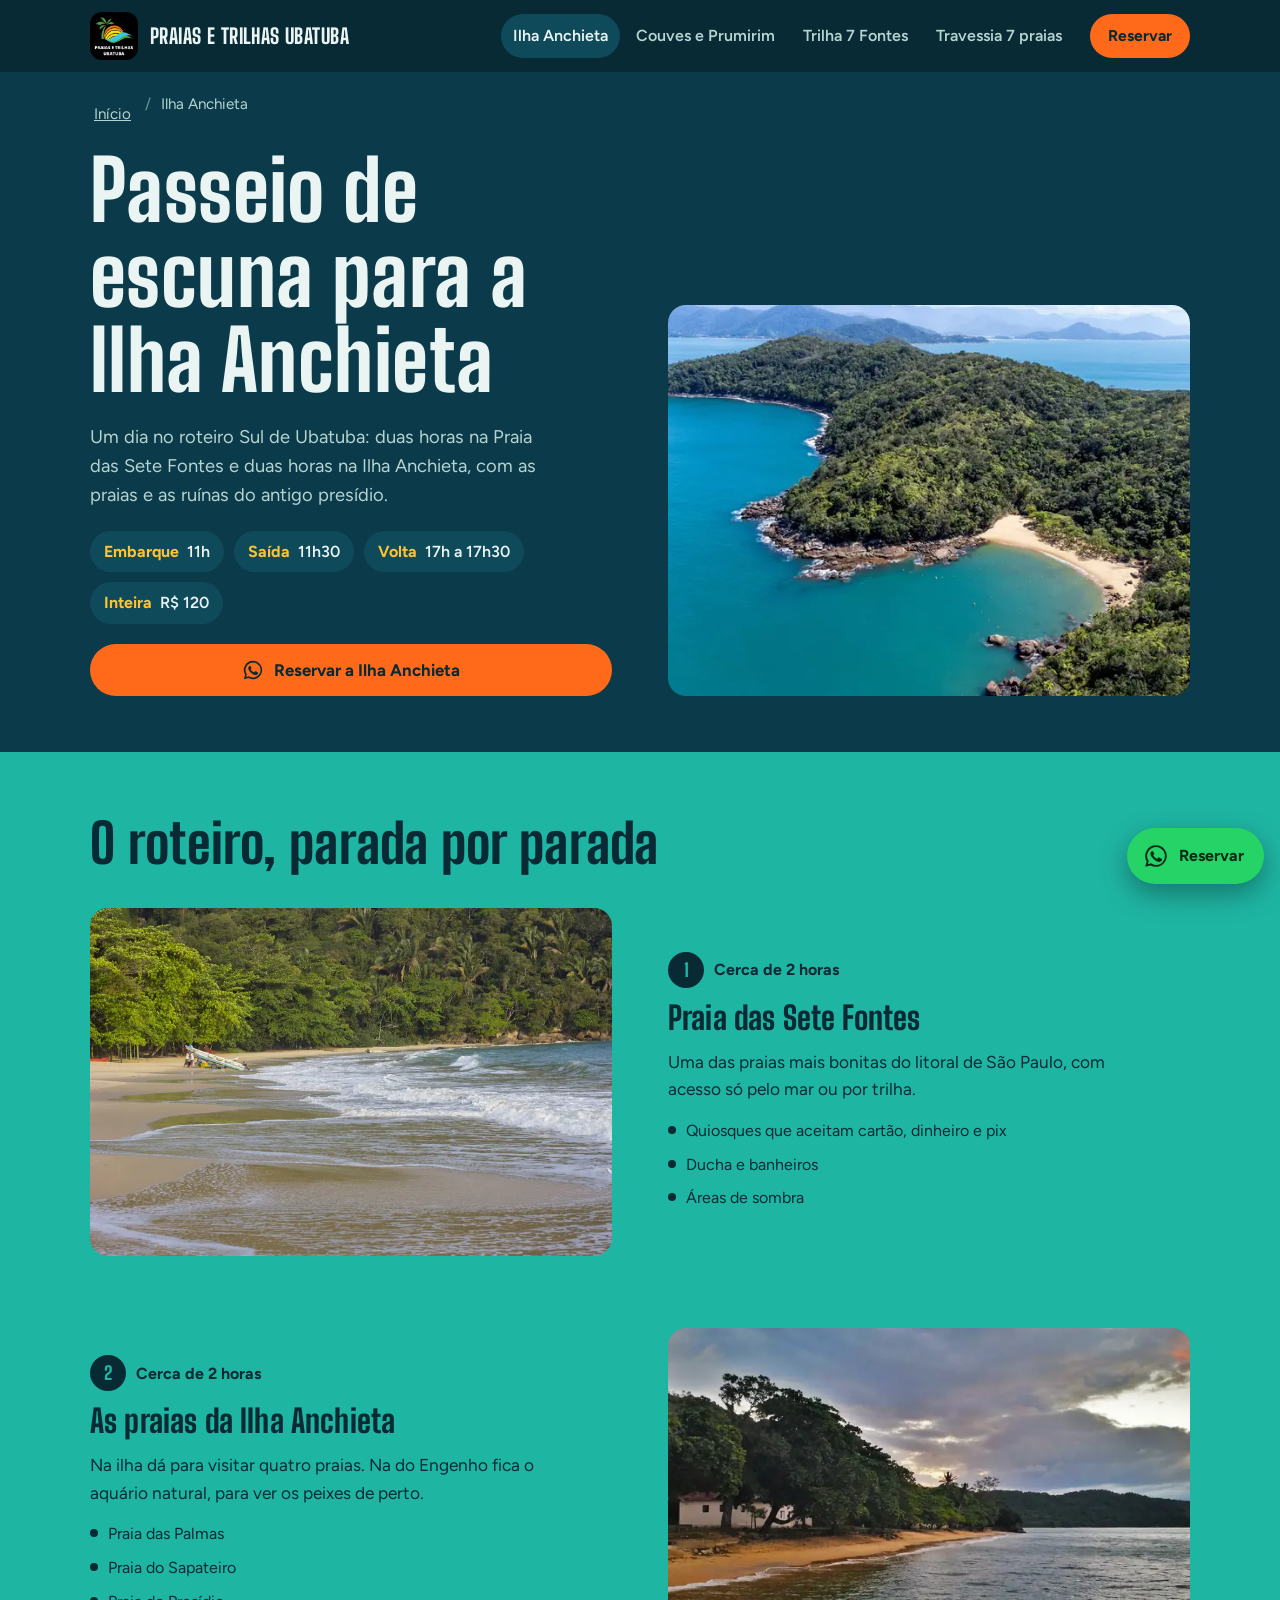
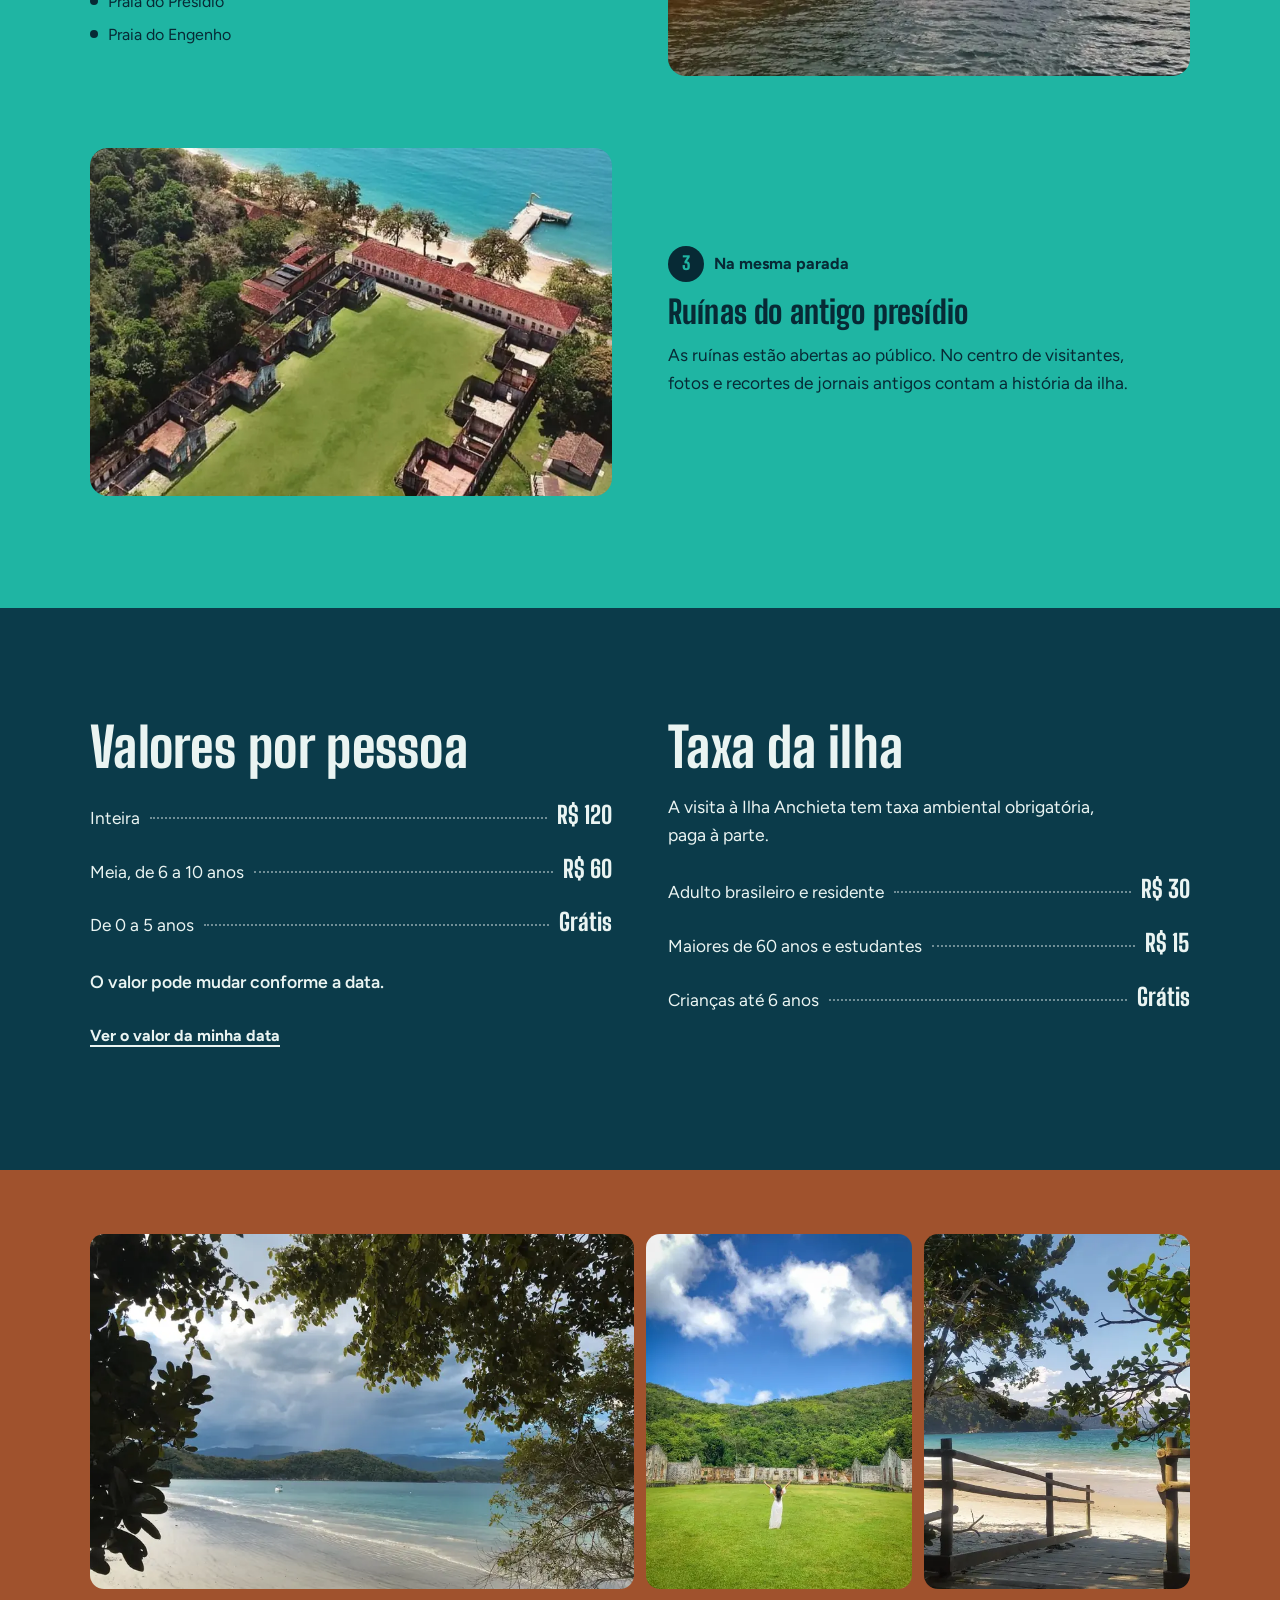
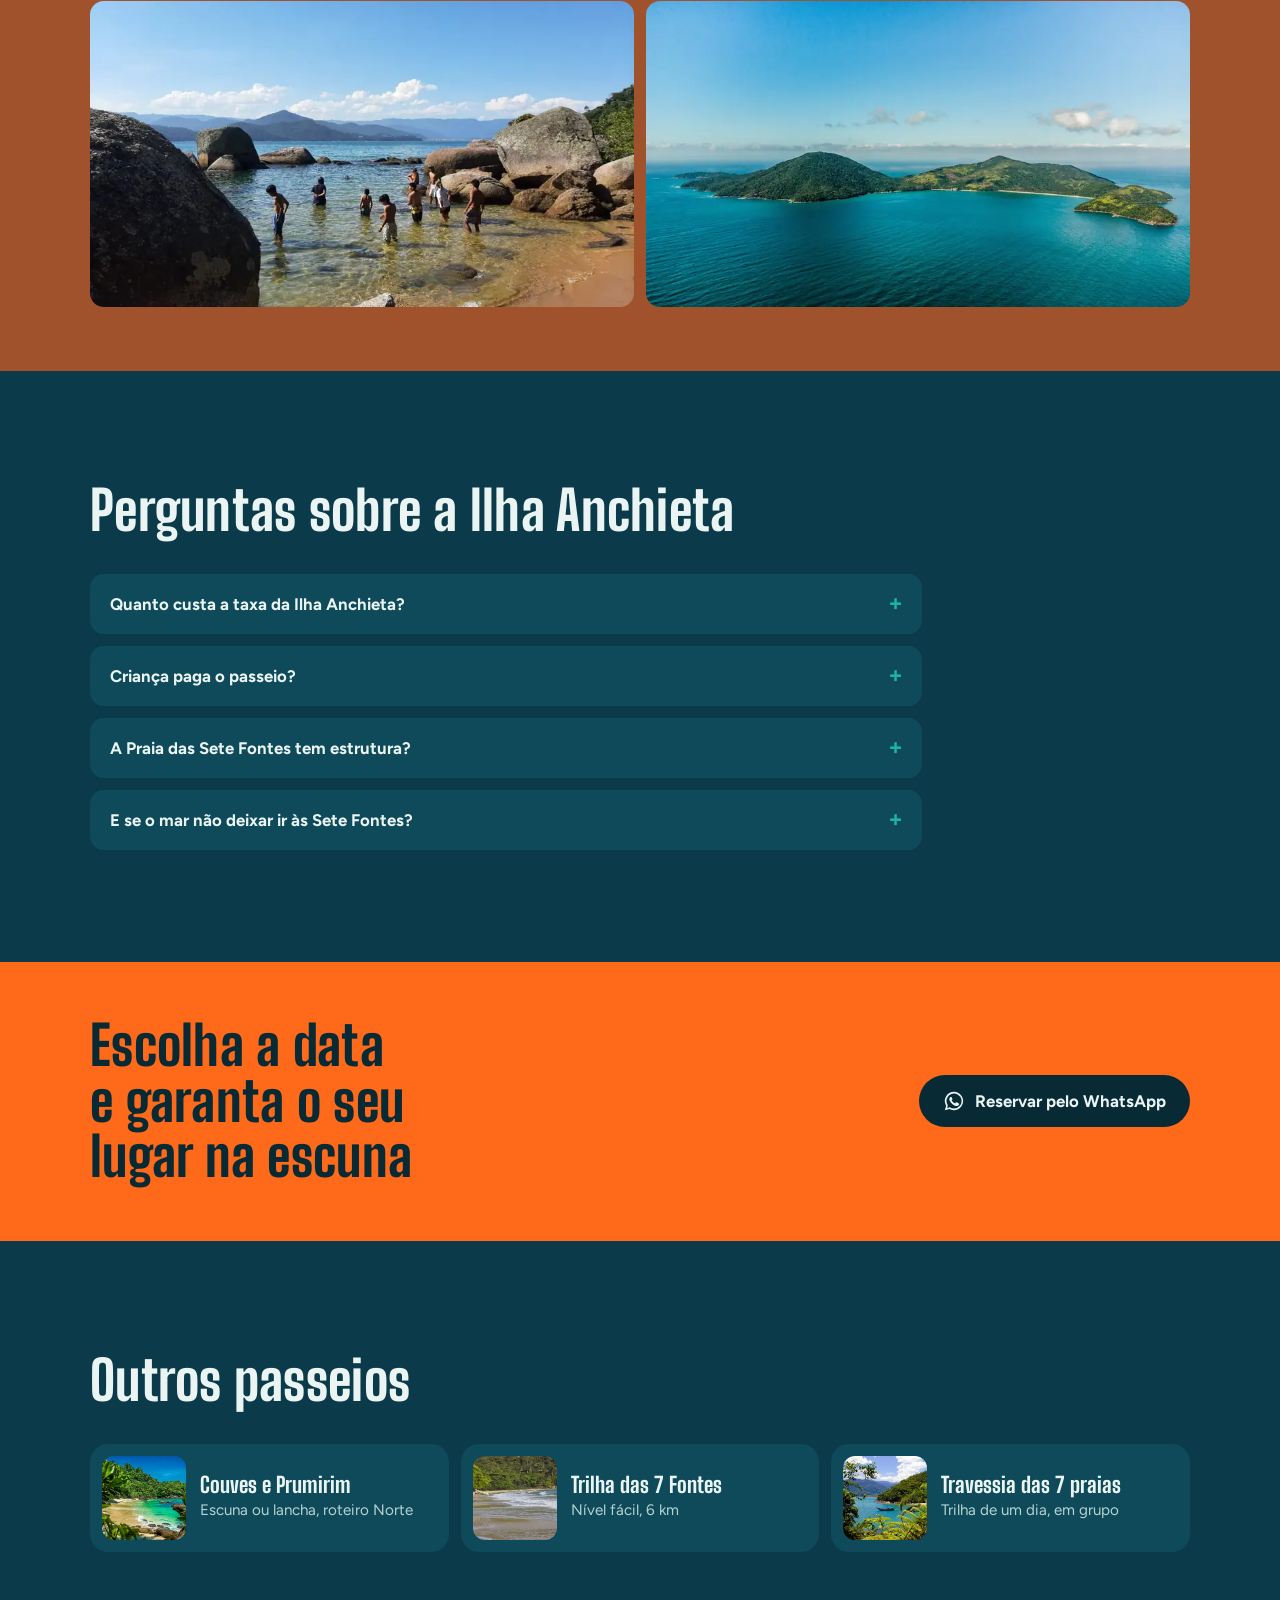
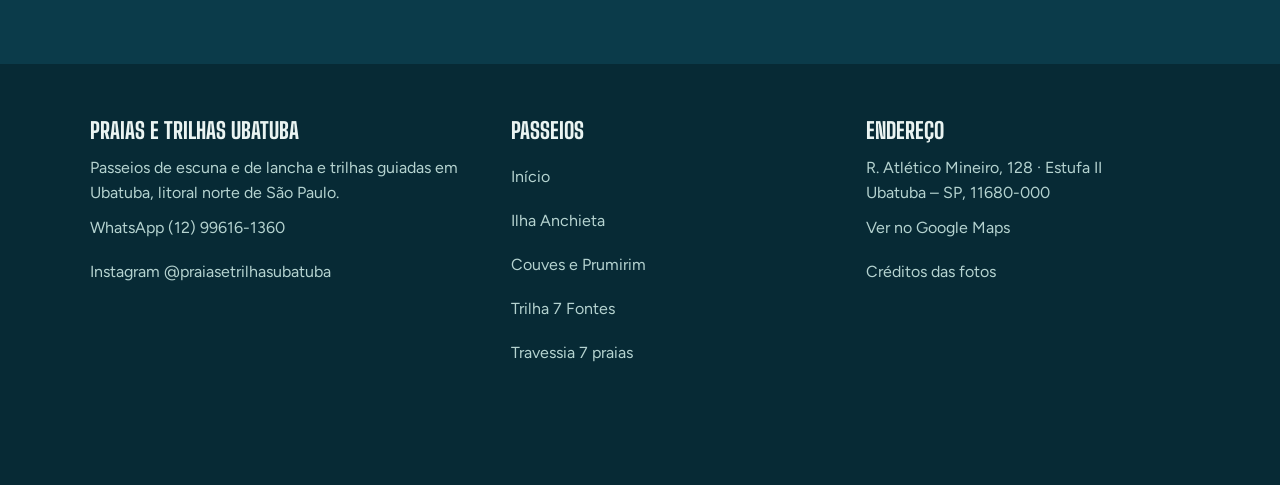
<file: passeio-ilha-anchieta.html>
<!doctype html>
<html lang="pt-BR">
<head>
<meta charset="utf-8">
<meta name="viewport" content="width=device-width,initial-scale=1">
<meta name="robots" content="noindex, nofollow">
<title>Passeio de escuna para a Ilha Anchieta em Ubatuba | Praias e Trilhas Ubatuba</title>
<meta name="description" content="Escuna para a Ilha Anchieta e a Praia das Sete Fontes, em Ubatuba. Saída às 11h30, volta às 17h. R$ 120 por pessoa, meia para crianças de 6 a 10 anos.">
<link rel="canonical" href="https://praiasetrilhasubatuba.vercel.app/passeio-ilha-anchieta.html">
<meta property="og:type" content="website">
<meta property="og:locale" content="pt_BR">
<meta property="og:site_name" content="Praias e Trilhas Ubatuba">
<meta property="og:title" content="Passeio de escuna para a Ilha Anchieta em Ubatuba | Praias e Trilhas Ubatuba">
<meta property="og:description" content="Escuna para a Ilha Anchieta e a Praia das Sete Fontes, em Ubatuba. Saída às 11h30, volta às 17h. R$ 120 por pessoa, meia para crianças de 6 a 10 anos.">
<meta property="og:url" content="https://praiasetrilhasubatuba.vercel.app/passeio-ilha-anchieta.html">
<meta property="og:image" content="https://praiasetrilhasubatuba.vercel.app/img/anchieta-enseada-1200.webp">
<meta name="theme-color" content="#072A35">
<link rel="icon" href="img/logo-150.png">
<link rel="preload" href="fontes/big-shoulders.woff2" as="font" type="font/woff2" crossorigin>
<link rel="preload" href="fontes/figtree.woff2" as="font" type="font/woff2" crossorigin>
<link rel="stylesheet" href="estilo.css">
<script type="application/ld+json">
{
 "@context": "https://schema.org",
 "@graph": [
  {
   "@type": "TravelAgency",
   "@id": "https://praiasetrilhasubatuba.vercel.app/#agencia",
   "name": "Praias e Trilhas Ubatuba",
   "url": "https://praiasetrilhasubatuba.vercel.app/",
   "logo": "https://praiasetrilhasubatuba.vercel.app/img/logo-150.png",
   "image": "https://praiasetrilhasubatuba.vercel.app/img/anchieta-aerea-1200.webp",
   "telephone": "+55 12 99616-1360",
   "address": {
    "@type": "PostalAddress",
    "streetAddress": "R. Atlético Mineiro, 128",
    "addressLocality": "Ubatuba",
    "addressRegion": "SP",
    "postalCode": "11680-000",
    "addressCountry": "BR"
   },
   "areaServed": {
    "@type": "City",
    "name": "Ubatuba"
   },
   "hasMap": "https://www.google.com/maps/place/?q=place_id:ChIJlXXqdCBRzZQRc-QFXQsjPIg",
   "sameAs": [
    "https://instagram.com/praiasetrilhasubatuba"
   ],
   "knowsLanguage": "pt-BR",
   "currenciesAccepted": "BRL"
  },
  {
   "@type": "BreadcrumbList",
   "itemListElement": [
    {
     "@type": "ListItem",
     "position": 1,
     "name": "Início",
     "item": "https://praiasetrilhasubatuba.vercel.app/"
    },
    {
     "@type": "ListItem",
     "position": 2,
     "name": "Ilha Anchieta",
     "item": "https://praiasetrilhasubatuba.vercel.app/passeio-ilha-anchieta.html"
    }
   ]
  },
  {
   "@type": "TouristTrip",
   "@id": "https://praiasetrilhasubatuba.vercel.app/passeio-ilha-anchieta.html#passeio",
   "name": "Passeio de escuna para a Ilha Anchieta e a Praia das Sete Fontes",
   "description": "Passeio de escuna no roteiro Sul de Ubatuba: cerca de 2 horas na Praia das Sete Fontes e 2 horas na Ilha Anchieta, com as praias das Palmas, do Sapateiro, do Presídio e do Engenho e as ruínas do antigo presídio. Embarque às 11h, saída às 11h30, volta entre 17h e 17h30.",
   "url": "https://praiasetrilhasubatuba.vercel.app/passeio-ilha-anchieta.html",
   "image": "https://praiasetrilhasubatuba.vercel.app/img/anchieta-enseada-1200.webp",
   "provider": {
    "@id": "https://praiasetrilhasubatuba.vercel.app/#agencia"
   },
   "touristType": [
    "Turismo de praia",
    "Ecoturismo"
   ],
   "itinerary": {
    "@type": "ItemList",
    "itemListElement": [
     {
      "@type": "ListItem",
      "position": 1,
      "item": {
       "@type": "TouristAttraction",
       "name": "Praia das Sete Fontes",
       "address": {
        "@type": "PostalAddress",
        "addressLocality": "Ubatuba",
        "addressRegion": "SP",
        "addressCountry": "BR"
       }
      }
     },
     {
      "@type": "ListItem",
      "position": 2,
      "item": {
       "@type": "TouristAttraction",
       "name": "Ilha Anchieta",
       "address": {
        "@type": "PostalAddress",
        "addressLocality": "Ubatuba",
        "addressRegion": "SP",
        "addressCountry": "BR"
       }
      }
     },
     {
      "@type": "ListItem",
      "position": 3,
      "item": {
       "@type": "TouristAttraction",
       "name": "Praia das Palmas",
       "address": {
        "@type": "PostalAddress",
        "addressLocality": "Ubatuba",
        "addressRegion": "SP",
        "addressCountry": "BR"
       }
      }
     },
     {
      "@type": "ListItem",
      "position": 4,
      "item": {
       "@type": "TouristAttraction",
       "name": "Praia do Sapateiro",
       "address": {
        "@type": "PostalAddress",
        "addressLocality": "Ubatuba",
        "addressRegion": "SP",
        "addressCountry": "BR"
       }
      }
     },
     {
      "@type": "ListItem",
      "position": 5,
      "item": {
       "@type": "TouristAttraction",
       "name": "Praia do Presídio",
       "address": {
        "@type": "PostalAddress",
        "addressLocality": "Ubatuba",
        "addressRegion": "SP",
        "addressCountry": "BR"
       }
      }
     },
     {
      "@type": "ListItem",
      "position": 6,
      "item": {
       "@type": "TouristAttraction",
       "name": "Praia do Engenho",
       "address": {
        "@type": "PostalAddress",
        "addressLocality": "Ubatuba",
        "addressRegion": "SP",
        "addressCountry": "BR"
       }
      }
     },
     {
      "@type": "ListItem",
      "position": 7,
      "item": {
       "@type": "TouristAttraction",
       "name": "Ruínas do antigo presídio da Ilha Anchieta",
       "address": {
        "@type": "PostalAddress",
        "addressLocality": "Ubatuba",
        "addressRegion": "SP",
        "addressCountry": "BR"
       }
      }
     }
    ]
   },
   "offers": [
    {
     "@type": "Offer",
     "name": "Inteira",
     "priceCurrency": "BRL",
     "availability": "https://schema.org/InStock",
     "seller": {
      "@id": "https://praiasetrilhasubatuba.vercel.app/#agencia"
     },
     "price": "120.00",
     "priceSpecification": {
      "@type": "UnitPriceSpecification",
      "price": "120.00",
      "priceCurrency": "BRL",
      "unitText": "por pessoa"
     }
    },
    {
     "@type": "Offer",
     "name": "Meia, crianças de 6 a 10 anos",
     "priceCurrency": "BRL",
     "availability": "https://schema.org/InStock",
     "seller": {
      "@id": "https://praiasetrilhasubatuba.vercel.app/#agencia"
     },
     "price": "60.00",
     "priceSpecification": {
      "@type": "UnitPriceSpecification",
      "price": "60.00",
      "priceCurrency": "BRL",
      "unitText": "por pessoa"
     }
    },
    {
     "@type": "Offer",
     "name": "Crianças de 0 a 5 anos",
     "priceCurrency": "BRL",
     "availability": "https://schema.org/InStock",
     "seller": {
      "@id": "https://praiasetrilhasubatuba.vercel.app/#agencia"
     },
     "price": "0.00",
     "priceSpecification": {
      "@type": "UnitPriceSpecification",
      "price": "0.00",
      "priceCurrency": "BRL",
      "unitText": "por pessoa"
     }
    }
   ]
  },
  {
   "@type": "FAQPage",
   "mainEntity": [
    {
     "@type": "Question",
     "name": "Quanto custa a taxa da Ilha Anchieta?",
     "acceptedAnswer": {
      "@type": "Answer",
      "text": "A taxa ambiental de visitação é obrigatória e paga à parte: R$ 30 para adulto brasileiro e residente, R$ 15 para maiores de 60 anos e estudantes, e grátis para crianças até 6 anos."
     }
    },
    {
     "@type": "Question",
     "name": "Criança paga o passeio?",
     "acceptedAnswer": {
      "@type": "Answer",
      "text": "De 0 a 5 anos não paga. De 6 a 10 anos paga meia, R$ 60. A inteira é R$ 120."
     }
    },
    {
     "@type": "Question",
     "name": "A Praia das Sete Fontes tem estrutura?",
     "acceptedAnswer": {
      "@type": "Answer",
      "text": "Tem quiosques que aceitam cartão, dinheiro e pix, ducha, banheiros e áreas de sombra."
     }
    },
    {
     "@type": "Question",
     "name": "E se o mar não deixar ir às Sete Fontes?",
     "acceptedAnswer": {
      "@type": "Answer",
      "text": "A parada é trocada pela Praia do Flamengo. A decisão é tomada no dia, por segurança."
     }
    }
   ]
  }
 ]
}
</script>
</head>
<body>
<a class="pular" href="#conteudo">Pular para o conteúdo</a>
<header class="topo"><div class="wrap">
  <a class="marca" href="index.html"><img src="img/logo-150.png" width="48" height="48" alt=""><span>Praias e Trilhas Ubatuba</span></a>
  <nav class="nav-larga" aria-label="Passeios"><a href="passeio-ilha-anchieta.html" aria-current="page">Ilha Anchieta</a><a href="passeio-ilhas-do-norte.html">Couves e Prumirim</a><a href="trilha-sete-fontes.html">Trilha 7 Fontes</a><a href="travessia-7-praias.html">Travessia 7 praias</a></nav>
  <details class="menu"><summary>Passeios</summary><ul><li><a href="index.html">Início</a></li><li><a href="passeio-ilha-anchieta.html" aria-current="page">Ilha Anchieta</a></li><li><a href="passeio-ilhas-do-norte.html">Couves e Prumirim</a></li><li><a href="trilha-sete-fontes.html">Trilha 7 Fontes</a></li><li><a href="travessia-7-praias.html">Travessia 7 praias</a></li></ul></details>
  <a class="btn" data-wa="topo" href="https://wa.me/5512996161360">Reservar</a>
</div></header>
<main id="conteudo">

<nav class="wrap trilha-pao" aria-label="Você está em"><ol><li><a href="index.html">Início</a></li><li aria-current="page">Ilha Anchieta</li></ol></nav>
<section class="abre"><div class="wrap duas">
  <div class="abre__texto">
    <h1>Passeio de escuna para a Ilha Anchieta</h1>
    <p class="lead">Um dia no roteiro Sul de Ubatuba: duas horas na Praia das Sete Fontes e duas horas na Ilha Anchieta, com as praias e as ruínas do antigo presídio.</p>
    <div class="fatos"><span><b>Embarque</b> 11h</span><span><b>Saída</b> 11h30</span><span><b>Volta</b> 17h a 17h30</span><span><b>Inteira</b> R$ 120</span></div>
    <a class="btn" data-wa="anchieta" href="https://wa.me/5512996161360"><svg viewBox="0 0 24 24" fill="currentColor" aria-hidden="true"><path d="M12 2a10 10 0 0 0-8.6 15.1L2 22l5-1.3A10 10 0 1 0 12 2Zm0 18.2a8.2 8.2 0 0 1-4.2-1.2l-.3-.2-3 .8.8-2.9-.2-.3A8.2 8.2 0 1 1 12 20.2Zm4.5-6.1c-.2-.1-1.5-.7-1.7-.8-.2-.1-.4-.1-.6.1l-.8 1c-.1.2-.3.2-.5.1a6.7 6.7 0 0 1-3.3-2.9c-.3-.4.2-.4.7-1.4.1-.2 0-.3 0-.4l-.8-1.8c-.2-.5-.4-.4-.6-.4h-.5a1 1 0 0 0-.7.3 3 3 0 0 0-.9 2.2 5.2 5.2 0 0 0 1.1 2.7 11.8 11.8 0 0 0 4.5 4c1.7.7 2.3.8 3.2.6a2.7 2.7 0 0 0 1.8-1.2 2.2 2.2 0 0 0 .2-1.3c-.1-.1-.3-.2-.5-.3Z"/></svg>Reservar a Ilha Anchieta</a>
  </div>
  <div class="abre__foto"><img src="img/anchieta-enseada-800.webp" srcset="img/anchieta-enseada-480.webp 480w, img/anchieta-enseada-800.webp 800w, img/anchieta-enseada-1200.webp 1200w, img/anchieta-enseada-1600.webp 1600w, img/anchieta-enseada-2000.webp 2000w" sizes="(min-width:900px) 48vw, 100vw" width="800" height="450" alt="Enseada da Ilha Anchieta vista do alto, com praia e mata" fetchpriority="high"></div>
</div></section>

<section class="secao faixa-agua" aria-labelledby="roteiro-t" style="padding-top:64px"><div class="wrap">
  <div class="secao__cab"><h2 id="roteiro-t">O roteiro, parada por parada</h2></div>
  <div class="paradas">
    <article class="parada">
      <div class="parada__foto"><img src="img/sete-fontes-800.webp" srcset="img/sete-fontes-480.webp 480w, img/sete-fontes-800.webp 800w, img/sete-fontes-1200.webp 1200w, img/sete-fontes-1600.webp 1600w, img/sete-fontes-2000.webp 2000w" sizes="(min-width:900px) 50vw, 100vw" width="800" height="533" alt="Areia e mar calmo na Praia das Sete Fontes" loading="lazy" decoding="async"></div>
      <div class="parada__texto"><span class="parada__hora">Cerca de 2 horas</span><h3>Praia das Sete Fontes</h3>
        <p>Uma das praias mais bonitas do litoral de São Paulo, com acesso só pelo mar ou por trilha.</p>
        <ul class="lista"><li>Quiosques que aceitam cartão, dinheiro e pix</li><li>Ducha e banheiros</li><li>Áreas de sombra</li></ul></div>
    </article>
    <article class="parada">
      <div class="parada__foto"><img src="img/anchieta-presidio-800.webp" srcset="img/anchieta-presidio-480.webp 480w, img/anchieta-presidio-800.webp 800w, img/anchieta-presidio-1200.webp 1200w, img/anchieta-presidio-1600.webp 1600w, img/anchieta-presidio-2000.webp 2000w" sizes="(min-width:900px) 50vw, 100vw" width="800" height="450" alt="Praia do Presídio, na Ilha Anchieta" loading="lazy" decoding="async"></div>
      <div class="parada__texto"><span class="parada__hora">Cerca de 2 horas</span><h3>As praias da Ilha Anchieta</h3>
        <p>Na ilha dá para visitar quatro praias. Na do Engenho fica o aquário natural, para ver os peixes de perto.</p>
        <ul class="lista"><li>Praia das Palmas</li><li>Praia do Sapateiro</li><li>Praia do Presídio</li><li>Praia do Engenho</li></ul></div>
    </article>
    <article class="parada">
      <div class="parada__foto"><img src="img/ruinas-aerea-800.webp" srcset="img/ruinas-aerea-480.webp 480w, img/ruinas-aerea-800.webp 800w, img/ruinas-aerea-1080.webp 1080w" sizes="(min-width:900px) 50vw, 100vw" width="800" height="802" alt="Ruínas do antigo presídio da Ilha Anchieta vistas do alto, de frente para o mar" loading="lazy" decoding="async"></div>
      <div class="parada__texto"><span class="parada__hora">Na mesma parada</span><h3>Ruínas do antigo presídio</h3>
        <p>As ruínas estão abertas ao público. No centro de visitantes, fotos e recortes de jornais antigos contam a história da ilha.</p></div>
    </article>
  </div>
</div></section>

<section class="secao" aria-labelledby="valores-t"><div class="wrap duas" style="align-items:start">
  <div class="duas__texto"><h2 id="valores-t">Valores por pessoa</h2>
    <ul class="valores"><li><span>Inteira</span><b>R$ 120</b></li><li><span>Meia, de 6 a 10 anos</span><b>R$ 60</b></li><li><span>De 0 a 5 anos</span><b>Grátis</b></li></ul>
    <p class="aviso">O valor pode mudar conforme a data.</p><a class="link-seta" data-wa="anchieta-valor" href="https://wa.me/5512996161360">Ver o valor da minha data</a></div>
  <div class="duas__texto"><h2>Taxa da ilha</h2>
    <p>A visita à Ilha Anchieta tem taxa ambiental obrigatória, paga à parte.</p>
    <ul class="valores"><li><span>Adulto brasileiro e residente</span><b>R$ 30</b></li><li><span>Maiores de 60 anos e estudantes</span><b>R$ 15</b></li><li><span>Crianças até 6 anos</span><b>Grátis</b></li></ul></div>
</div></section>

<section class="secao faixa-madeira" aria-labelledby="fotos-t" style="padding-block:64px"><div class="wrap">
  <h2 id="fotos-t" class="sr">Fotos do passeio</h2>
  <div class="galeria">
    <div class="larga"><img src="img/anchieta-palmas-800.webp" srcset="img/anchieta-palmas-480.webp 480w, img/anchieta-palmas-800.webp 800w, img/anchieta-palmas-1200.webp 1200w, img/anchieta-palmas-1600.webp 1600w, img/anchieta-palmas-2000.webp 2000w" sizes="(min-width:900px) 50vw, 100vw" width="800" height="600" alt="Praia das Palmas, na Ilha Anchieta" loading="lazy" decoding="async"></div>
    <div><img src="img/ruinas-gramado-800.webp" srcset="img/ruinas-gramado-480.webp 480w, img/ruinas-gramado-800.webp 800w, img/ruinas-gramado-960.webp 960w" sizes="(min-width:900px) 25vw, 50vw" width="800" height="1067" alt="Visitante de braços abertos no gramado das ruínas" loading="lazy" decoding="async"></div>
    <div><img src="img/deck-praia-737.webp" srcset="img/deck-praia-480.webp 480w, img/deck-praia-737.webp 737w" sizes="(min-width:900px) 25vw, 50vw" width="737" height="1600" alt="Passarela de madeira chegando a uma praia de água azul" loading="lazy" decoding="async"></div>
    <div class="larga"><img src="img/piscina-natural-800.webp" srcset="img/piscina-natural-480.webp 480w, img/piscina-natural-800.webp 800w, img/piscina-natural-1200.webp 1200w, img/piscina-natural-1280.webp 1280w" sizes="(min-width:900px) 50vw, 100vw" width="800" height="599" alt="Pessoas na água rasa entre pedras, com montanhas ao fundo" loading="lazy" decoding="async"></div>
    <div class="larga"><img src="img/anchieta-aerea-800.webp" srcset="img/anchieta-aerea-480.webp 480w, img/anchieta-aerea-800.webp 800w, img/anchieta-aerea-1200.webp 1200w, img/anchieta-aerea-1600.webp 1600w, img/anchieta-aerea-2000.webp 2000w" sizes="(min-width:900px) 50vw, 100vw" width="800" height="450" alt="Ilha Anchieta inteira vista do alto" loading="lazy" decoding="async"></div>
  </div>
</div></section>

<section class="secao" aria-labelledby="faq-t"><div class="wrap">
  <div class="secao__cab"><h2 id="faq-t">Perguntas sobre a Ilha Anchieta</h2></div>
  <div class="perguntas"><details><summary>Quanto custa a taxa da Ilha Anchieta?</summary><p>A taxa ambiental de visitação é obrigatória e paga à parte: R$ 30 para adulto brasileiro e residente, R$ 15 para maiores de 60 anos e estudantes, e grátis para crianças até 6 anos.</p></details><details><summary>Criança paga o passeio?</summary><p>De 0 a 5 anos não paga. De 6 a 10 anos paga meia, R$ 60. A inteira é R$ 120.</p></details><details><summary>A Praia das Sete Fontes tem estrutura?</summary><p>Tem quiosques que aceitam cartão, dinheiro e pix, ducha, banheiros e áreas de sombra.</p></details><details><summary>E se o mar não deixar ir às Sete Fontes?</summary><p>A parada é trocada pela Praia do Flamengo. A decisão é tomada no dia, por segurança.</p></details></div>
</div></section>

<section class="secao faixa-colete chamada" style="padding-block:56px"><div class="wrap">
  <h2>Escolha a data e garanta o seu lugar na escuna</h2><a class="btn btn--escuro" data-wa="anchieta" href="https://wa.me/5512996161360"><svg viewBox="0 0 24 24" fill="currentColor" aria-hidden="true"><path d="M12 2a10 10 0 0 0-8.6 15.1L2 22l5-1.3A10 10 0 1 0 12 2Zm0 18.2a8.2 8.2 0 0 1-4.2-1.2l-.3-.2-3 .8.8-2.9-.2-.3A8.2 8.2 0 1 1 12 20.2Zm4.5-6.1c-.2-.1-1.5-.7-1.7-.8-.2-.1-.4-.1-.6.1l-.8 1c-.1.2-.3.2-.5.1a6.7 6.7 0 0 1-3.3-2.9c-.3-.4.2-.4.7-1.4.1-.2 0-.3 0-.4l-.8-1.8c-.2-.5-.4-.4-.6-.4h-.5a1 1 0 0 0-.7.3 3 3 0 0 0-.9 2.2 5.2 5.2 0 0 0 1.1 2.7 11.8 11.8 0 0 0 4.5 4c1.7.7 2.3.8 3.2.6a2.7 2.7 0 0 0 1.8-1.2 2.2 2.2 0 0 0 .2-1.3c-.1-.1-.3-.2-.5-.3Z"/></svg>Reservar pelo WhatsApp</a>
</div></section>
<section class="secao" aria-labelledby="outros-t"><div class="wrap">
  <div class="secao__cab"><h2 id="outros-t">Outros passeios</h2></div>
  <div class="outros"><a href="passeio-ilhas-do-norte.html"><img src="img/couves-1-800.webp" srcset="img/couves-1-480.webp 480w, img/couves-1-800.webp 800w, img/couves-1-1200.webp 1200w, img/couves-1-1600.webp 1600w, img/couves-1-1784.webp 1784w" sizes="84px" width="800" height="531" alt="" loading="lazy" decoding="async"><div><b>Couves e Prumirim</b><span>Escuna ou lancha, roteiro Norte</span></div></a><a href="trilha-sete-fontes.html"><img src="img/sete-fontes-800.webp" srcset="img/sete-fontes-480.webp 480w, img/sete-fontes-800.webp 800w, img/sete-fontes-1200.webp 1200w, img/sete-fontes-1600.webp 1600w, img/sete-fontes-2000.webp 2000w" sizes="84px" width="800" height="533" alt="" loading="lazy" decoding="async"><div><b>Trilha das 7 Fontes</b><span>Nível fácil, 6 km</span></div></a><a href="travessia-7-praias.html"><img src="img/bonete-800.webp" srcset="img/bonete-480.webp 480w, img/bonete-800.webp 800w, img/bonete-1200.webp 1200w, img/bonete-1600.webp 1600w, img/bonete-2000.webp 2000w" sizes="84px" width="800" height="533" alt="" loading="lazy" decoding="async"><div><b>Travessia das 7 praias</b><span>Trilha de um dia, em grupo</span></div></a></div></div></section>

</main>
<footer class="rodape"><div class="wrap">
  <div><b>Praias e Trilhas Ubatuba</b><p>Passeios de escuna e de lancha e trilhas guiadas em Ubatuba, litoral norte de São Paulo.</p>
  <p><a data-wa="contato" href="https://wa.me/5512996161360">WhatsApp (12) 99616-1360</a><br><a href="https://instagram.com/praiasetrilhasubatuba" rel="noopener" target="_blank">Instagram @praiasetrilhasubatuba</a></p></div>
  <nav aria-label="Páginas do site"><b>Passeios</b><a href="index.html">Início</a><a href="passeio-ilha-anchieta.html">Ilha Anchieta</a><a href="passeio-ilhas-do-norte.html">Couves e Prumirim</a><a href="trilha-sete-fontes.html">Trilha 7 Fontes</a><a href="travessia-7-praias.html">Travessia 7 praias</a></nav>
  <div><b>Endereço</b><p>R. Atlético Mineiro, 128 · Estufa II<br>Ubatuba – SP, 11680-000</p>
  <p><a href="https://www.google.com/maps/place/?q=place_id:ChIJlXXqdCBRzZQRc-QFXQsjPIg" rel="noopener" target="_blank">Ver no Google Maps</a><br><a href="creditos.html">Créditos das fotos</a></p></div>
</div></footer>
<a class="wa-fixo" data-wa="flutuante" href="https://wa.me/5512996161360" aria-label="Reservar pelo WhatsApp"><svg viewBox="0 0 24 24" fill="currentColor" aria-hidden="true"><path d="M12 2a10 10 0 0 0-8.6 15.1L2 22l5-1.3A10 10 0 1 0 12 2Zm0 18.2a8.2 8.2 0 0 1-4.2-1.2l-.3-.2-3 .8.8-2.9-.2-.3A8.2 8.2 0 1 1 12 20.2Zm4.5-6.1c-.2-.1-1.5-.7-1.7-.8-.2-.1-.4-.1-.6.1l-.8 1c-.1.2-.3.2-.5.1a6.7 6.7 0 0 1-3.3-2.9c-.3-.4.2-.4.7-1.4.1-.2 0-.3 0-.4l-.8-1.8c-.2-.5-.4-.4-.6-.4h-.5a1 1 0 0 0-.7.3 3 3 0 0 0-.9 2.2 5.2 5.2 0 0 0 1.1 2.7 11.8 11.8 0 0 0 4.5 4c1.7.7 2.3.8 3.2.6a2.7 2.7 0 0 0 1.8-1.2 2.2 2.2 0 0 0 .2-1.3c-.1-.1-.3-.2-.5-.3Z"/></svg><span>Reservar</span></a>
<script>
/* ===== CONFIG: dados que o dono pode editar ===== */
const CONFIG = {
  whatsapp: "5512996161360",
  mensagens: {
  "topo": "Olá! Vi o site de vocês e quero saber dos passeios em Ubatuba.",
  "capa": "Olá! Quero escolher um passeio em Ubatuba. Pode me ajudar?",
  "flutuante": "Olá! Vim pelo site e quero reservar um passeio.",
  "avaliacoes": "Olá! Vi as avaliações de vocês no Google e quero reservar um passeio.",
  "duvidas": "Olá! Tenho uma dúvida sobre os passeios antes de reservar.",
  "contato": "Olá! Quero falar sobre um passeio em Ubatuba.",
  "anchieta": "Olá! Quero reservar o passeio de escuna para a Ilha Anchieta. A data é:",
  "anchieta-valor": "Olá! Qual o valor do passeio da Ilha Anchieta para esta data?",
  "norte-escuna": "Olá! Quero o passeio de escuna das 5 ilhas (Couves e Prumirim). A data é:",
  "norte-lancha": "Olá! Quero alugar uma lancha para o roteiro das 5 ilhas. Somos __ pessoas, na data:",
  "norte-valor": "Olá! Qual o valor do roteiro das ilhas do Norte nesta data?",
  "trilha": "Olá! Quero fazer a trilha das 7 Fontes. Somos __ pessoas, na data:",
  "trilha-versoes": "Olá! Qual a diferença entre as trilhas das 7 Fontes de R$ 130 e de R$ 150?",
  "travessia": "Olá! Quero saber a próxima data da Travessia das 7 praias.",
  "travessia-van": "Olá! A Travessia das 7 praias tem saída com van de São Paulo?"
}
};

/* ===== INTEGRACOES: tudo desligado na prévia. Ligar só com banner de consentimento (regra 8). ===== */
const INTEGRACOES = {
  ga4: { ligado: false, id: "" },
  pixel: { ligado: false, id: "" },
  formspree: { ligado: false, id: "" }
};

document.querySelectorAll("[data-wa]").forEach(a => {
  const msg = CONFIG.mensagens[a.dataset.wa] || CONFIG.mensagens.topo;
  a.href = "https://wa.me/" + CONFIG.whatsapp + "?text=" + encodeURIComponent(msg);
  a.target = "_blank"; a.rel = "noopener";
});

/* menu de passeios: fecha com Esc e com clique fora */
const menu = document.querySelector(".menu");
if (menu) {
  document.addEventListener("keydown", e => { if (e.key === "Escape" && menu.open) { menu.open = false; menu.querySelector("summary").focus(); } });
  document.addEventListener("click", e => { if (menu.open && !menu.contains(e.target)) menu.open = false; });
}
</script>
</body>
</html>
</file>
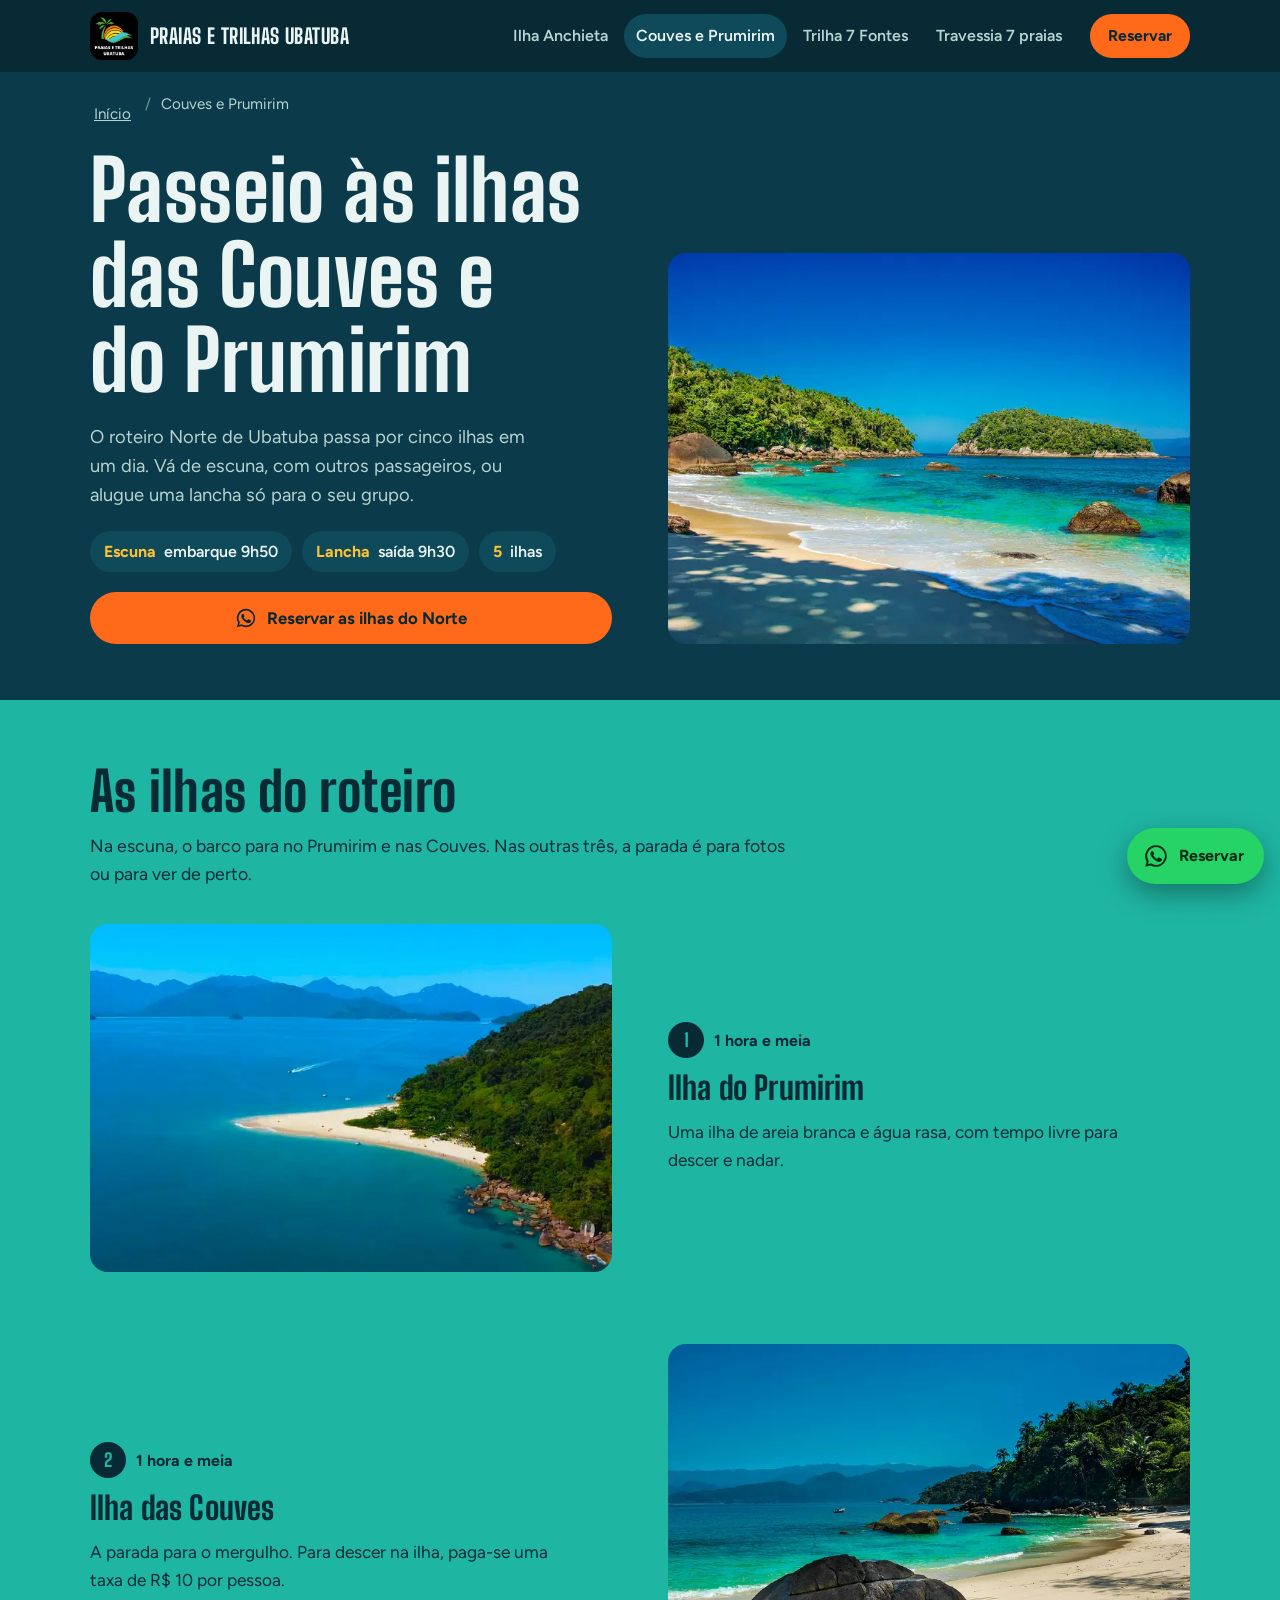
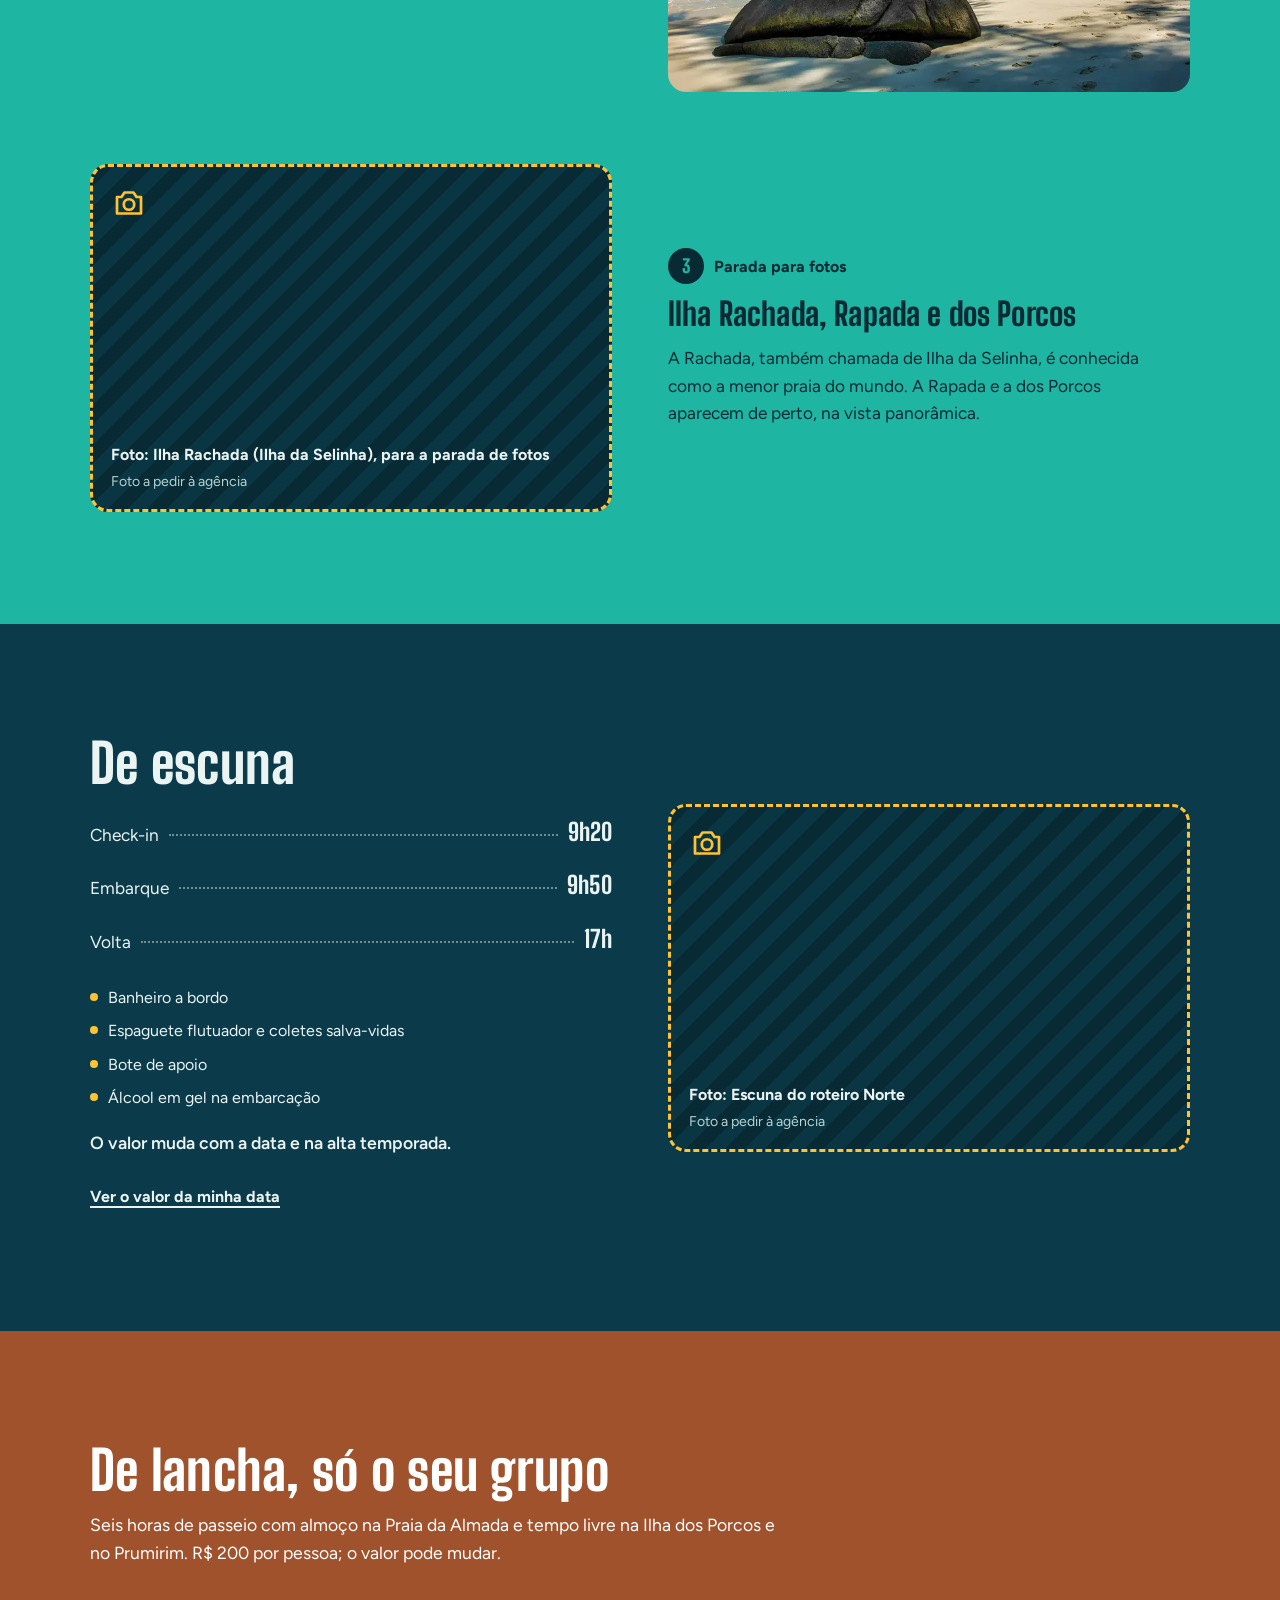
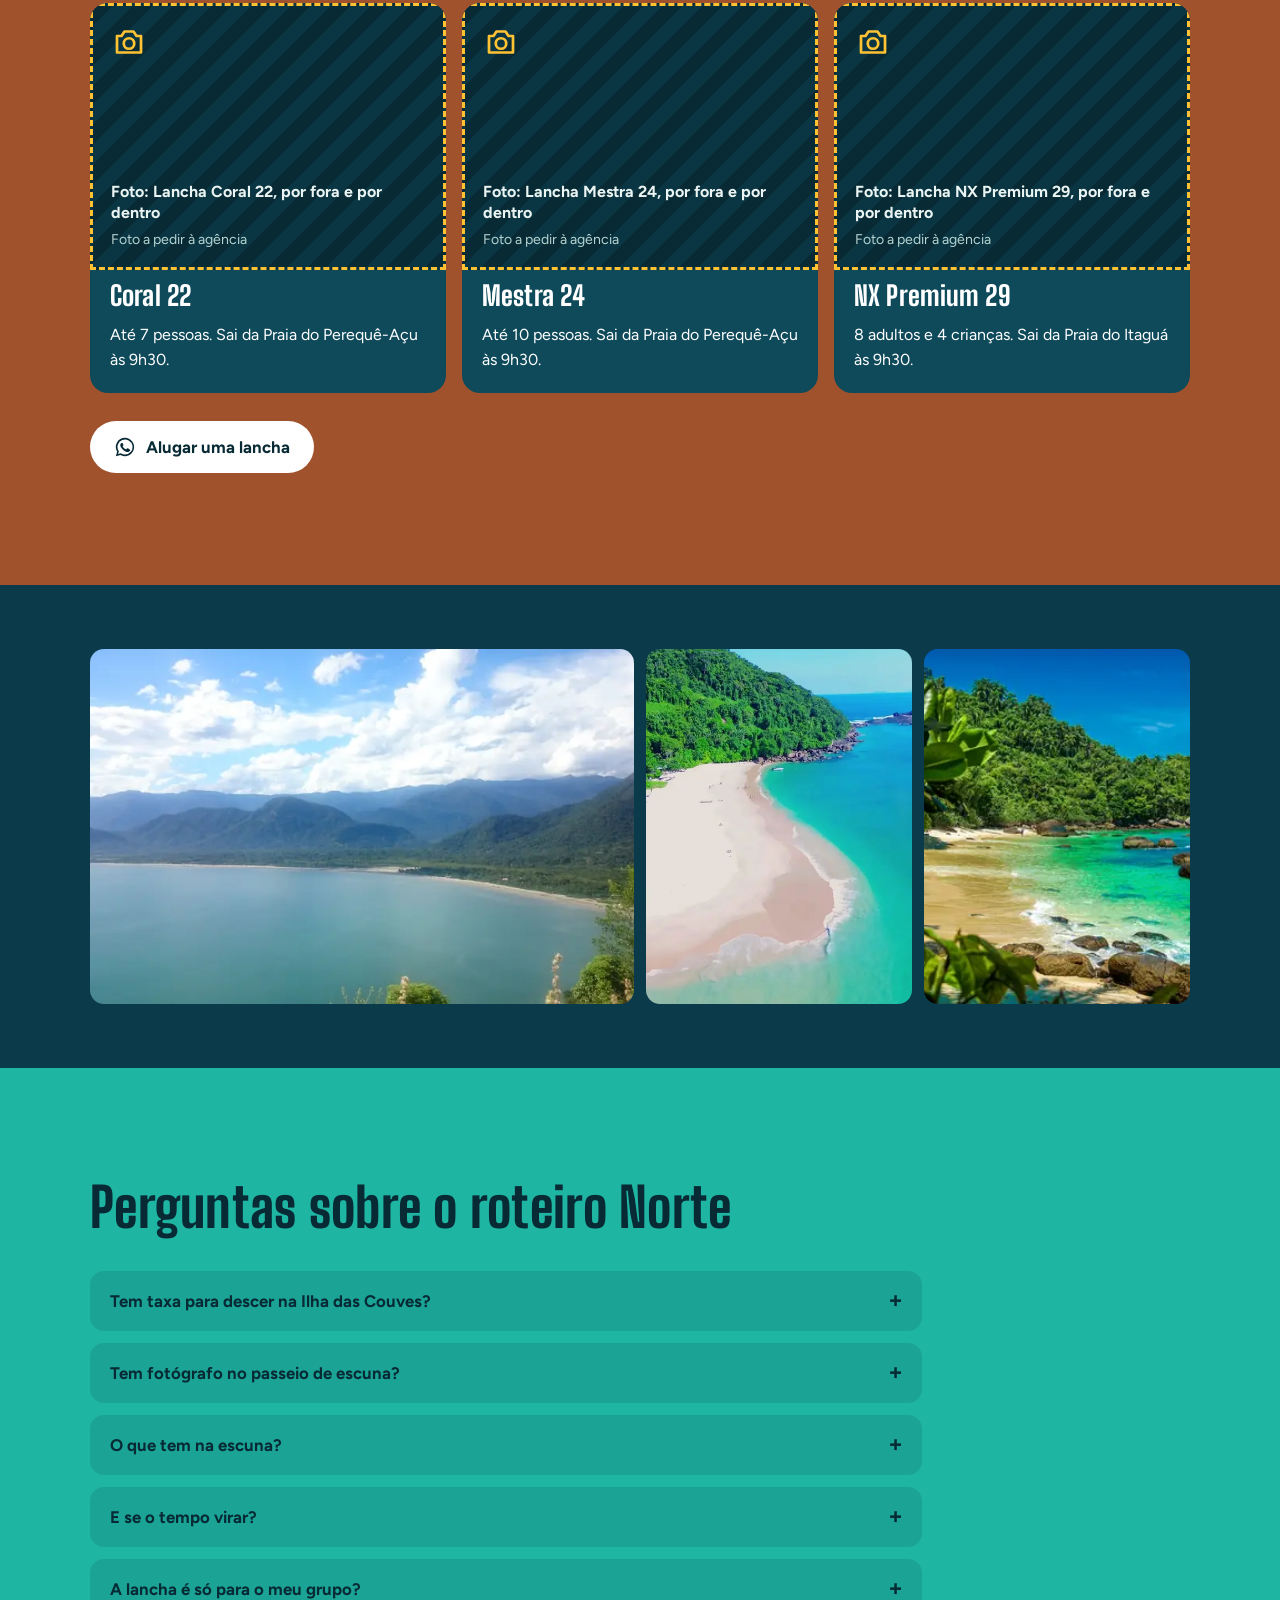
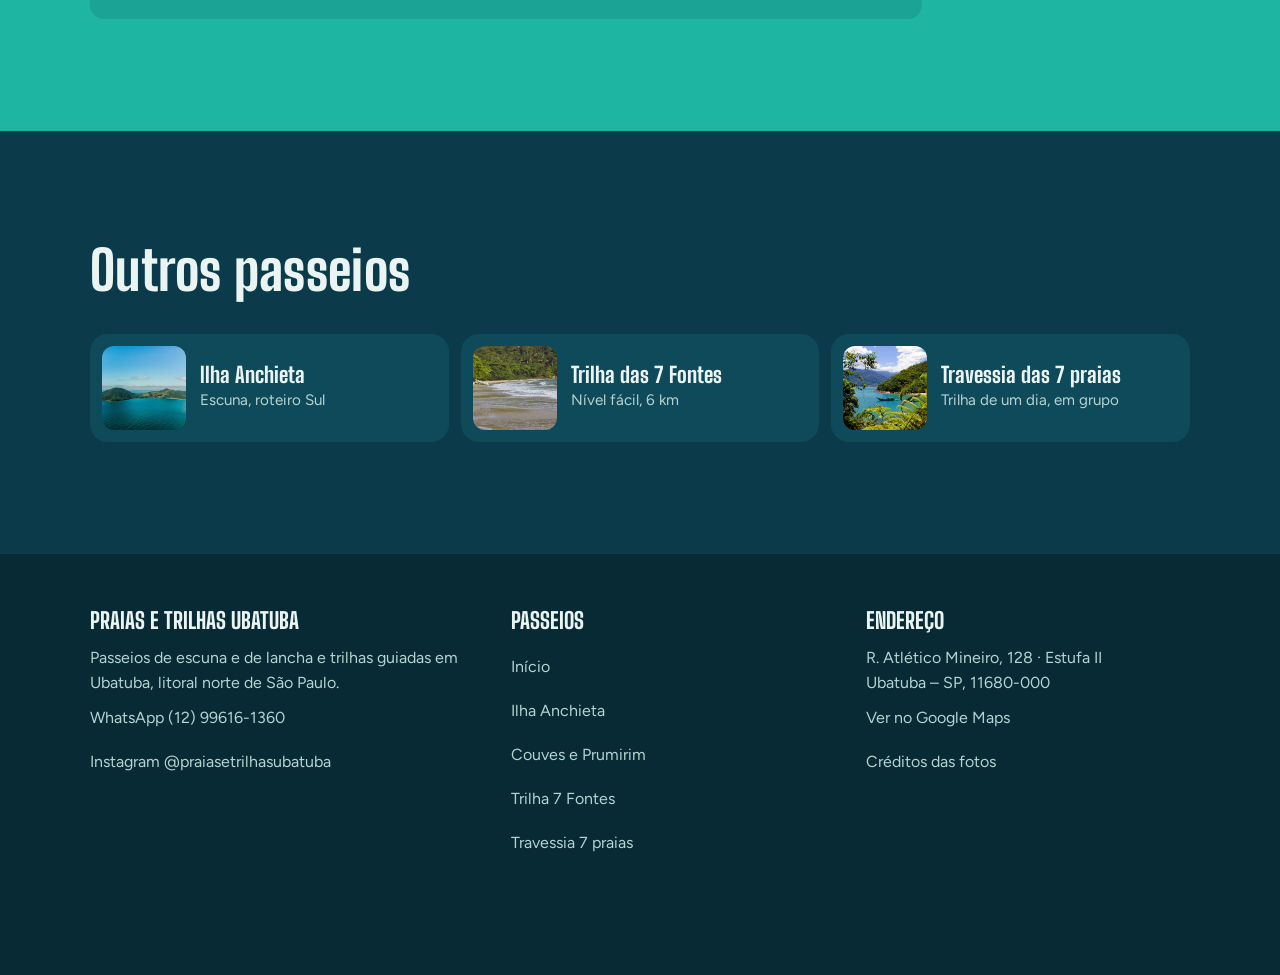
<file: passeio-ilhas-do-norte.html>
<!doctype html>
<html lang="pt-BR">
<head>
<meta charset="utf-8">
<meta name="viewport" content="width=device-width,initial-scale=1">
<meta name="robots" content="noindex, nofollow">
<title>Passeio Ilha das Couves e Prumirim em Ubatuba, de escuna ou lancha | Praias e Trilhas Ubatuba</title>
<meta name="description" content="Roteiro das 5 ilhas em Ubatuba: Ilha das Couves, Prumirim, Rachada, Rapada e Porcos. De escuna ou de lancha privativa por 6 horas, com almoço na Almada.">
<link rel="canonical" href="https://praiasetrilhasubatuba.vercel.app/passeio-ilhas-do-norte.html">
<meta property="og:type" content="website">
<meta property="og:locale" content="pt_BR">
<meta property="og:site_name" content="Praias e Trilhas Ubatuba">
<meta property="og:title" content="Passeio Ilha das Couves e Prumirim em Ubatuba, de escuna ou lancha | Praias e Trilhas Ubatuba">
<meta property="og:description" content="Roteiro das 5 ilhas em Ubatuba: Ilha das Couves, Prumirim, Rachada, Rapada e Porcos. De escuna ou de lancha privativa por 6 horas, com almoço na Almada.">
<meta property="og:url" content="https://praiasetrilhasubatuba.vercel.app/passeio-ilhas-do-norte.html">
<meta property="og:image" content="https://praiasetrilhasubatuba.vercel.app/img/couves-3-1200.webp">
<meta name="theme-color" content="#072A35">
<link rel="icon" href="img/logo-150.png">
<link rel="preload" href="fontes/big-shoulders.woff2" as="font" type="font/woff2" crossorigin>
<link rel="preload" href="fontes/figtree.woff2" as="font" type="font/woff2" crossorigin>
<link rel="stylesheet" href="estilo.css">
<script type="application/ld+json">
{
 "@context": "https://schema.org",
 "@graph": [
  {
   "@type": "TravelAgency",
   "@id": "https://praiasetrilhasubatuba.vercel.app/#agencia",
   "name": "Praias e Trilhas Ubatuba",
   "url": "https://praiasetrilhasubatuba.vercel.app/",
   "logo": "https://praiasetrilhasubatuba.vercel.app/img/logo-150.png",
   "image": "https://praiasetrilhasubatuba.vercel.app/img/anchieta-aerea-1200.webp",
   "telephone": "+55 12 99616-1360",
   "address": {
    "@type": "PostalAddress",
    "streetAddress": "R. Atlético Mineiro, 128",
    "addressLocality": "Ubatuba",
    "addressRegion": "SP",
    "postalCode": "11680-000",
    "addressCountry": "BR"
   },
   "areaServed": {
    "@type": "City",
    "name": "Ubatuba"
   },
   "hasMap": "https://www.google.com/maps/place/?q=place_id:ChIJlXXqdCBRzZQRc-QFXQsjPIg",
   "sameAs": [
    "https://instagram.com/praiasetrilhasubatuba"
   ],
   "knowsLanguage": "pt-BR",
   "currenciesAccepted": "BRL"
  },
  {
   "@type": "BreadcrumbList",
   "itemListElement": [
    {
     "@type": "ListItem",
     "position": 1,
     "name": "Início",
     "item": "https://praiasetrilhasubatuba.vercel.app/"
    },
    {
     "@type": "ListItem",
     "position": 2,
     "name": "Couves e Prumirim",
     "item": "https://praiasetrilhasubatuba.vercel.app/passeio-ilhas-do-norte.html"
    }
   ]
  },
  {
   "@type": "TouristTrip",
   "@id": "https://praiasetrilhasubatuba.vercel.app/passeio-ilhas-do-norte.html#passeio",
   "name": "Passeio das 5 ilhas em Ubatuba: Ilha das Couves e Ilha do Prumirim",
   "description": "Roteiro Norte de Ubatuba de escuna ou de lancha privativa: Ilha do Prumirim, Ilha das Couves, Ilha Rachada (Selinha), Ilha Rapada e Ilha dos Porcos. Escuna com check-in às 9h20 e volta às 17h; lancha privativa de 6 horas com almoço na Praia da Almada.",
   "url": "https://praiasetrilhasubatuba.vercel.app/passeio-ilhas-do-norte.html",
   "image": "https://praiasetrilhasubatuba.vercel.app/img/couves-3-1200.webp",
   "provider": {
    "@id": "https://praiasetrilhasubatuba.vercel.app/#agencia"
   },
   "touristType": [
    "Turismo de praia",
    "Ecoturismo"
   ],
   "itinerary": {
    "@type": "ItemList",
    "itemListElement": [
     {
      "@type": "ListItem",
      "position": 1,
      "item": {
       "@type": "TouristAttraction",
       "name": "Ilha do Prumirim",
       "address": {
        "@type": "PostalAddress",
        "addressLocality": "Ubatuba",
        "addressRegion": "SP",
        "addressCountry": "BR"
       }
      }
     },
     {
      "@type": "ListItem",
      "position": 2,
      "item": {
       "@type": "TouristAttraction",
       "name": "Ilha das Couves",
       "address": {
        "@type": "PostalAddress",
        "addressLocality": "Ubatuba",
        "addressRegion": "SP",
        "addressCountry": "BR"
       }
      }
     },
     {
      "@type": "ListItem",
      "position": 3,
      "item": {
       "@type": "TouristAttraction",
       "name": "Ilha Rachada",
       "address": {
        "@type": "PostalAddress",
        "addressLocality": "Ubatuba",
        "addressRegion": "SP",
        "addressCountry": "BR"
       }
      }
     },
     {
      "@type": "ListItem",
      "position": 4,
      "item": {
       "@type": "TouristAttraction",
       "name": "Ilha Rapada",
       "address": {
        "@type": "PostalAddress",
        "addressLocality": "Ubatuba",
        "addressRegion": "SP",
        "addressCountry": "BR"
       }
      }
     },
     {
      "@type": "ListItem",
      "position": 5,
      "item": {
       "@type": "TouristAttraction",
       "name": "Ilha dos Porcos",
       "address": {
        "@type": "PostalAddress",
        "addressLocality": "Ubatuba",
        "addressRegion": "SP",
        "addressCountry": "BR"
       }
      }
     },
     {
      "@type": "ListItem",
      "position": 6,
      "item": {
       "@type": "TouristAttraction",
       "name": "Praia da Almada",
       "address": {
        "@type": "PostalAddress",
        "addressLocality": "Ubatuba",
        "addressRegion": "SP",
        "addressCountry": "BR"
       }
      }
     }
    ]
   },
   "offers": [
    {
     "@type": "Offer",
     "name": "Passeio de escuna, 5 ilhas",
     "priceCurrency": "BRL",
     "availability": "https://schema.org/InStock",
     "seller": {
      "@id": "https://praiasetrilhasubatuba.vercel.app/#agencia"
     }
    },
    {
     "@type": "Offer",
     "name": "Lancha privativa, 6 horas",
     "priceCurrency": "BRL",
     "availability": "https://schema.org/InStock",
     "seller": {
      "@id": "https://praiasetrilhasubatuba.vercel.app/#agencia"
     },
     "price": "200.00",
     "priceSpecification": {
      "@type": "UnitPriceSpecification",
      "price": "200.00",
      "priceCurrency": "BRL",
      "unitText": "por pessoa"
     }
    }
   ]
  },
  {
   "@type": "FAQPage",
   "mainEntity": [
    {
     "@type": "Question",
     "name": "Tem taxa para descer na Ilha das Couves?",
     "acceptedAnswer": {
      "@type": "Answer",
      "text": "Tem: R$ 10 por pessoa para desembarcar na ilha, pagos à parte."
     }
    },
    {
     "@type": "Question",
     "name": "Tem fotógrafo no passeio de escuna?",
     "acceptedAnswer": {
      "@type": "Answer",
      "text": "Geralmente vai um fotógrafo a bordo. As fotos são pagas à parte."
     }
    },
    {
     "@type": "Question",
     "name": "O que tem na escuna?",
     "acceptedAnswer": {
      "@type": "Answer",
      "text": "Banheiro a bordo, espaguete flutuador, coletes salva-vidas, bote de apoio e álcool em gel."
     }
    },
    {
     "@type": "Question",
     "name": "E se o tempo virar?",
     "acceptedAnswer": {
      "@type": "Answer",
      "text": "O roteiro pode mudar quando não há condição de navegar, por segurança. No passeio de escuna, nesse caso, não há devolução do dinheiro."
     }
    },
    {
     "@type": "Question",
     "name": "A lancha é só para o meu grupo?",
     "acceptedAnswer": {
      "@type": "Answer",
      "text": "Sim. A lancha é alugada só para o seu grupo, por 6 horas."
     }
    }
   ]
  }
 ]
}
</script>
</head>
<body>
<a class="pular" href="#conteudo">Pular para o conteúdo</a>
<header class="topo"><div class="wrap">
  <a class="marca" href="index.html"><img src="img/logo-150.png" width="48" height="48" alt=""><span>Praias e Trilhas Ubatuba</span></a>
  <nav class="nav-larga" aria-label="Passeios"><a href="passeio-ilha-anchieta.html">Ilha Anchieta</a><a href="passeio-ilhas-do-norte.html" aria-current="page">Couves e Prumirim</a><a href="trilha-sete-fontes.html">Trilha 7 Fontes</a><a href="travessia-7-praias.html">Travessia 7 praias</a></nav>
  <details class="menu"><summary>Passeios</summary><ul><li><a href="index.html">Início</a></li><li><a href="passeio-ilha-anchieta.html">Ilha Anchieta</a></li><li><a href="passeio-ilhas-do-norte.html" aria-current="page">Couves e Prumirim</a></li><li><a href="trilha-sete-fontes.html">Trilha 7 Fontes</a></li><li><a href="travessia-7-praias.html">Travessia 7 praias</a></li></ul></details>
  <a class="btn" data-wa="topo" href="https://wa.me/5512996161360">Reservar</a>
</div></header>
<main id="conteudo">

<nav class="wrap trilha-pao" aria-label="Você está em"><ol><li><a href="index.html">Início</a></li><li aria-current="page">Couves e Prumirim</li></ol></nav>
<section class="abre"><div class="wrap duas">
  <div class="abre__texto">
    <h1>Passeio às ilhas das Couves e do Prumirim</h1>
    <p class="lead">O roteiro Norte de Ubatuba passa por cinco ilhas em um dia. Vá de escuna, com outros passageiros, ou alugue uma lancha só para o seu grupo.</p>
    <div class="fatos"><span><b>Escuna</b> embarque 9h50</span><span><b>Lancha</b> saída 9h30</span><span><b>5</b> ilhas</span></div>
    <a class="btn" data-wa="norte-escuna" href="https://wa.me/5512996161360"><svg viewBox="0 0 24 24" fill="currentColor" aria-hidden="true"><path d="M12 2a10 10 0 0 0-8.6 15.1L2 22l5-1.3A10 10 0 1 0 12 2Zm0 18.2a8.2 8.2 0 0 1-4.2-1.2l-.3-.2-3 .8.8-2.9-.2-.3A8.2 8.2 0 1 1 12 20.2Zm4.5-6.1c-.2-.1-1.5-.7-1.7-.8-.2-.1-.4-.1-.6.1l-.8 1c-.1.2-.3.2-.5.1a6.7 6.7 0 0 1-3.3-2.9c-.3-.4.2-.4.7-1.4.1-.2 0-.3 0-.4l-.8-1.8c-.2-.5-.4-.4-.6-.4h-.5a1 1 0 0 0-.7.3 3 3 0 0 0-.9 2.2 5.2 5.2 0 0 0 1.1 2.7 11.8 11.8 0 0 0 4.5 4c1.7.7 2.3.8 3.2.6a2.7 2.7 0 0 0 1.8-1.2 2.2 2.2 0 0 0 .2-1.3c-.1-.1-.3-.2-.5-.3Z"/></svg>Reservar as ilhas do Norte</a>
  </div>
  <div class="abre__foto"><img src="img/couves-3-800.webp" srcset="img/couves-3-480.webp 480w, img/couves-3-800.webp 800w, img/couves-3-1200.webp 1200w, img/couves-3-1600.webp 1600w, img/couves-3-1784.webp 1784w" sizes="(min-width:900px) 48vw, 100vw" width="800" height="531" alt="Ilha das Couves, com mar verde e mata" fetchpriority="high"></div>
</div></section>

<section class="secao faixa-agua" aria-labelledby="ilhas-t" style="padding-top:64px"><div class="wrap">
  <div class="secao__cab"><h2 id="ilhas-t">As ilhas do roteiro</h2><p>Na escuna, o barco para no Prumirim e nas Couves. Nas outras três, a parada é para fotos ou para ver de perto.</p></div>
  <div class="paradas">
    <article class="parada">
      <div class="parada__foto"><img src="img/prumirim-aerea-800.webp" srcset="img/prumirim-aerea-480.webp 480w, img/prumirim-aerea-800.webp 800w, img/prumirim-aerea-1200.webp 1200w, img/prumirim-aerea-1600.webp 1600w, img/prumirim-aerea-1705.webp 1705w" sizes="(min-width:900px) 50vw, 100vw" width="800" height="456" alt="Ilha do Prumirim vista do alto, com a faixa de areia branca" loading="lazy" decoding="async"></div>
      <div class="parada__texto"><span class="parada__hora">1 hora e meia</span><h3>Ilha do Prumirim</h3><p>Uma ilha de areia branca e água rasa, com tempo livre para descer e nadar.</p></div>
    </article>
    <article class="parada">
      <div class="parada__foto"><img src="img/couves-5-800.webp" srcset="img/couves-5-480.webp 480w, img/couves-5-800.webp 800w, img/couves-5-1200.webp 1200w, img/couves-5-1600.webp 1600w, img/couves-5-1784.webp 1784w" sizes="(min-width:900px) 50vw, 100vw" width="800" height="531" alt="Água transparente e pedras na Ilha das Couves" loading="lazy" decoding="async"></div>
      <div class="parada__texto"><span class="parada__hora">1 hora e meia</span><h3>Ilha das Couves</h3><p>A parada para o mergulho. Para descer na ilha, paga-se uma taxa de R$ 10 por pessoa.</p></div>
    </article>
    <article class="parada">
      <div class="parada__foto"><div class="vaga" role="img" aria-label="Espaço para foto: Ilha Rachada (Ilha da Selinha), para a parada de fotos"><svg viewBox="0 0 24 24" fill="none" stroke="currentColor" stroke-width="1.8" stroke-linecap="round" stroke-linejoin="round" aria-hidden="true"><path d="M4 8h3l2-3h6l2 3h3v11H4z"/><circle cx="12" cy="13" r="3.5"/></svg><b>Foto: Ilha Rachada (Ilha da Selinha), para a parada de fotos</b><span>Foto a pedir à agência</span></div></div>
      <div class="parada__texto"><span class="parada__hora">Parada para fotos</span><h3>Ilha Rachada, Rapada e dos Porcos</h3><p>A Rachada, também chamada de Ilha da Selinha, é conhecida como a menor praia do mundo. A Rapada e a dos Porcos aparecem de perto, na vista panorâmica.</p></div>
    </article>
  </div>
</div></section>

<section class="secao" aria-labelledby="escuna-n-t"><div class="wrap duas">
  <div class="duas__texto"><h2 id="escuna-n-t">De escuna</h2>
    <ul class="valores"><li><span>Check-in</span><b>9h20</b></li><li><span>Embarque</span><b>9h50</b></li><li><span>Volta</span><b>17h</b></li></ul>
    <ul class="lista"><li>Banheiro a bordo</li><li>Espaguete flutuador e coletes salva-vidas</li><li>Bote de apoio</li><li>Álcool em gel na embarcação</li></ul>
    <p class="aviso">O valor muda com a data e na alta temporada.</p><a class="link-seta" data-wa="norte-valor" href="https://wa.me/5512996161360">Ver o valor da minha data</a></div>
  <div><div class="vaga" role="img" aria-label="Espaço para foto: Escuna do roteiro Norte"><svg viewBox="0 0 24 24" fill="none" stroke="currentColor" stroke-width="1.8" stroke-linecap="round" stroke-linejoin="round" aria-hidden="true"><path d="M4 8h3l2-3h6l2 3h3v11H4z"/><circle cx="12" cy="13" r="3.5"/></svg><b>Foto: Escuna do roteiro Norte</b><span>Foto a pedir à agência</span></div></div>
</div></section>

<section class="secao faixa-madeira" aria-labelledby="lancha-t"><div class="wrap">
  <div class="secao__cab"><h2 id="lancha-t">De lancha, só o seu grupo</h2><p>Seis horas de passeio com almoço na Praia da Almada e tempo livre na Ilha dos Porcos e no Prumirim. R$ 200 por pessoa; o valor pode mudar.</p></div>
  <div class="barcos">
    <div class="barco"><div class="vaga" role="img" aria-label="Espaço para foto: Lancha Coral 22, por fora e por dentro"><svg viewBox="0 0 24 24" fill="none" stroke="currentColor" stroke-width="1.8" stroke-linecap="round" stroke-linejoin="round" aria-hidden="true"><path d="M4 8h3l2-3h6l2 3h3v11H4z"/><circle cx="12" cy="13" r="3.5"/></svg><b>Foto: Lancha Coral 22, por fora e por dentro</b><span>Foto a pedir à agência</span></div><h3>Coral 22</h3><p>Até 7 pessoas. Sai da Praia do Perequê-Açu às 9h30.</p></div>
    <div class="barco"><div class="vaga" role="img" aria-label="Espaço para foto: Lancha Mestra 24, por fora e por dentro"><svg viewBox="0 0 24 24" fill="none" stroke="currentColor" stroke-width="1.8" stroke-linecap="round" stroke-linejoin="round" aria-hidden="true"><path d="M4 8h3l2-3h6l2 3h3v11H4z"/><circle cx="12" cy="13" r="3.5"/></svg><b>Foto: Lancha Mestra 24, por fora e por dentro</b><span>Foto a pedir à agência</span></div><h3>Mestra 24</h3><p>Até 10 pessoas. Sai da Praia do Perequê-Açu às 9h30.</p></div>
    <div class="barco"><div class="vaga" role="img" aria-label="Espaço para foto: Lancha NX Premium 29, por fora e por dentro"><svg viewBox="0 0 24 24" fill="none" stroke="currentColor" stroke-width="1.8" stroke-linecap="round" stroke-linejoin="round" aria-hidden="true"><path d="M4 8h3l2-3h6l2 3h3v11H4z"/><circle cx="12" cy="13" r="3.5"/></svg><b>Foto: Lancha NX Premium 29, por fora e por dentro</b><span>Foto a pedir à agência</span></div><h3>NX Premium 29</h3><p>8 adultos e 4 crianças. Sai da Praia do Itaguá às 9h30.</p></div>
  </div>
  <div style="margin-top:28px"><a class="btn btn--claro" data-wa="norte-lancha" href="https://wa.me/5512996161360"><svg viewBox="0 0 24 24" fill="currentColor" aria-hidden="true"><path d="M12 2a10 10 0 0 0-8.6 15.1L2 22l5-1.3A10 10 0 1 0 12 2Zm0 18.2a8.2 8.2 0 0 1-4.2-1.2l-.3-.2-3 .8.8-2.9-.2-.3A8.2 8.2 0 1 1 12 20.2Zm4.5-6.1c-.2-.1-1.5-.7-1.7-.8-.2-.1-.4-.1-.6.1l-.8 1c-.1.2-.3.2-.5.1a6.7 6.7 0 0 1-3.3-2.9c-.3-.4.2-.4.7-1.4.1-.2 0-.3 0-.4l-.8-1.8c-.2-.5-.4-.4-.6-.4h-.5a1 1 0 0 0-.7.3 3 3 0 0 0-.9 2.2 5.2 5.2 0 0 0 1.1 2.7 11.8 11.8 0 0 0 4.5 4c1.7.7 2.3.8 3.2.6a2.7 2.7 0 0 0 1.8-1.2 2.2 2.2 0 0 0 .2-1.3c-.1-.1-.3-.2-.5-.3Z"/></svg>Alugar uma lancha</a></div>
</div></section>

<section class="secao" style="padding-block:64px" aria-labelledby="fotos-n-t"><div class="wrap">
  <h2 id="fotos-n-t" class="sr">Fotos do roteiro Norte</h2>
  <div class="galeria">
    <div class="larga"><img src="img/almada-800.webp" srcset="img/almada-480.webp 480w, img/almada-800.webp 800w, img/almada-1200.webp 1200w, img/almada-1600.webp 1600w, img/almada-2000.webp 2000w" sizes="(min-width:900px) 50vw, 100vw" width="800" height="450" alt="Praia da Almada, onde a lancha para para o almoço" loading="lazy" decoding="async"></div>
    <div><img src="img/prumirim-pe-800.webp" srcset="img/prumirim-pe-480.webp 480w, img/prumirim-pe-800.webp 800w, img/prumirim-pe-1000.webp 1000w" sizes="(min-width:900px) 25vw, 50vw" width="800" height="1243" alt="Ilha do Prumirim vista do alto" loading="lazy" decoding="async"></div>
    <div><img src="img/couves-1-800.webp" srcset="img/couves-1-480.webp 480w, img/couves-1-800.webp 800w, img/couves-1-1200.webp 1200w, img/couves-1-1600.webp 1600w, img/couves-1-1784.webp 1784w" sizes="(min-width:900px) 25vw, 50vw" width="800" height="531" alt="Praia da Ilha das Couves, com água verde e pedras" loading="lazy" decoding="async"></div>
  </div>
</div></section>

<section class="secao faixa-agua" aria-labelledby="faq-n-t"><div class="wrap">
  <div class="secao__cab"><h2 id="faq-n-t">Perguntas sobre o roteiro Norte</h2></div>
  <div class="perguntas"><details><summary>Tem taxa para descer na Ilha das Couves?</summary><p>Tem: R$ 10 por pessoa para desembarcar na ilha, pagos à parte.</p></details><details><summary>Tem fotógrafo no passeio de escuna?</summary><p>Geralmente vai um fotógrafo a bordo. As fotos são pagas à parte.</p></details><details><summary>O que tem na escuna?</summary><p>Banheiro a bordo, espaguete flutuador, coletes salva-vidas, bote de apoio e álcool em gel.</p></details><details><summary>E se o tempo virar?</summary><p>O roteiro pode mudar quando não há condição de navegar, por segurança. No passeio de escuna, nesse caso, não há devolução do dinheiro.</p></details><details><summary>A lancha é só para o meu grupo?</summary><p>Sim. A lancha é alugada só para o seu grupo, por 6 horas.</p></details></div>
</div></section>
<section class="secao" aria-labelledby="outros-t"><div class="wrap">
  <div class="secao__cab"><h2 id="outros-t">Outros passeios</h2></div>
  <div class="outros"><a href="passeio-ilha-anchieta.html"><img src="img/anchieta-aerea-800.webp" srcset="img/anchieta-aerea-480.webp 480w, img/anchieta-aerea-800.webp 800w, img/anchieta-aerea-1200.webp 1200w, img/anchieta-aerea-1600.webp 1600w, img/anchieta-aerea-2000.webp 2000w" sizes="84px" width="800" height="450" alt="" loading="lazy" decoding="async"><div><b>Ilha Anchieta</b><span>Escuna, roteiro Sul</span></div></a><a href="trilha-sete-fontes.html"><img src="img/sete-fontes-800.webp" srcset="img/sete-fontes-480.webp 480w, img/sete-fontes-800.webp 800w, img/sete-fontes-1200.webp 1200w, img/sete-fontes-1600.webp 1600w, img/sete-fontes-2000.webp 2000w" sizes="84px" width="800" height="533" alt="" loading="lazy" decoding="async"><div><b>Trilha das 7 Fontes</b><span>Nível fácil, 6 km</span></div></a><a href="travessia-7-praias.html"><img src="img/bonete-800.webp" srcset="img/bonete-480.webp 480w, img/bonete-800.webp 800w, img/bonete-1200.webp 1200w, img/bonete-1600.webp 1600w, img/bonete-2000.webp 2000w" sizes="84px" width="800" height="533" alt="" loading="lazy" decoding="async"><div><b>Travessia das 7 praias</b><span>Trilha de um dia, em grupo</span></div></a></div></div></section>

</main>
<footer class="rodape"><div class="wrap">
  <div><b>Praias e Trilhas Ubatuba</b><p>Passeios de escuna e de lancha e trilhas guiadas em Ubatuba, litoral norte de São Paulo.</p>
  <p><a data-wa="contato" href="https://wa.me/5512996161360">WhatsApp (12) 99616-1360</a><br><a href="https://instagram.com/praiasetrilhasubatuba" rel="noopener" target="_blank">Instagram @praiasetrilhasubatuba</a></p></div>
  <nav aria-label="Páginas do site"><b>Passeios</b><a href="index.html">Início</a><a href="passeio-ilha-anchieta.html">Ilha Anchieta</a><a href="passeio-ilhas-do-norte.html">Couves e Prumirim</a><a href="trilha-sete-fontes.html">Trilha 7 Fontes</a><a href="travessia-7-praias.html">Travessia 7 praias</a></nav>
  <div><b>Endereço</b><p>R. Atlético Mineiro, 128 · Estufa II<br>Ubatuba – SP, 11680-000</p>
  <p><a href="https://www.google.com/maps/place/?q=place_id:ChIJlXXqdCBRzZQRc-QFXQsjPIg" rel="noopener" target="_blank">Ver no Google Maps</a><br><a href="creditos.html">Créditos das fotos</a></p></div>
</div></footer>
<a class="wa-fixo" data-wa="flutuante" href="https://wa.me/5512996161360" aria-label="Reservar pelo WhatsApp"><svg viewBox="0 0 24 24" fill="currentColor" aria-hidden="true"><path d="M12 2a10 10 0 0 0-8.6 15.1L2 22l5-1.3A10 10 0 1 0 12 2Zm0 18.2a8.2 8.2 0 0 1-4.2-1.2l-.3-.2-3 .8.8-2.9-.2-.3A8.2 8.2 0 1 1 12 20.2Zm4.5-6.1c-.2-.1-1.5-.7-1.7-.8-.2-.1-.4-.1-.6.1l-.8 1c-.1.2-.3.2-.5.1a6.7 6.7 0 0 1-3.3-2.9c-.3-.4.2-.4.7-1.4.1-.2 0-.3 0-.4l-.8-1.8c-.2-.5-.4-.4-.6-.4h-.5a1 1 0 0 0-.7.3 3 3 0 0 0-.9 2.2 5.2 5.2 0 0 0 1.1 2.7 11.8 11.8 0 0 0 4.5 4c1.7.7 2.3.8 3.2.6a2.7 2.7 0 0 0 1.8-1.2 2.2 2.2 0 0 0 .2-1.3c-.1-.1-.3-.2-.5-.3Z"/></svg><span>Reservar</span></a>
<script>
/* ===== CONFIG: dados que o dono pode editar ===== */
const CONFIG = {
  whatsapp: "5512996161360",
  mensagens: {
  "topo": "Olá! Vi o site de vocês e quero saber dos passeios em Ubatuba.",
  "capa": "Olá! Quero escolher um passeio em Ubatuba. Pode me ajudar?",
  "flutuante": "Olá! Vim pelo site e quero reservar um passeio.",
  "avaliacoes": "Olá! Vi as avaliações de vocês no Google e quero reservar um passeio.",
  "duvidas": "Olá! Tenho uma dúvida sobre os passeios antes de reservar.",
  "contato": "Olá! Quero falar sobre um passeio em Ubatuba.",
  "anchieta": "Olá! Quero reservar o passeio de escuna para a Ilha Anchieta. A data é:",
  "anchieta-valor": "Olá! Qual o valor do passeio da Ilha Anchieta para esta data?",
  "norte-escuna": "Olá! Quero o passeio de escuna das 5 ilhas (Couves e Prumirim). A data é:",
  "norte-lancha": "Olá! Quero alugar uma lancha para o roteiro das 5 ilhas. Somos __ pessoas, na data:",
  "norte-valor": "Olá! Qual o valor do roteiro das ilhas do Norte nesta data?",
  "trilha": "Olá! Quero fazer a trilha das 7 Fontes. Somos __ pessoas, na data:",
  "trilha-versoes": "Olá! Qual a diferença entre as trilhas das 7 Fontes de R$ 130 e de R$ 150?",
  "travessia": "Olá! Quero saber a próxima data da Travessia das 7 praias.",
  "travessia-van": "Olá! A Travessia das 7 praias tem saída com van de São Paulo?"
}
};

/* ===== INTEGRACOES: tudo desligado na prévia. Ligar só com banner de consentimento (regra 8). ===== */
const INTEGRACOES = {
  ga4: { ligado: false, id: "" },
  pixel: { ligado: false, id: "" },
  formspree: { ligado: false, id: "" }
};

document.querySelectorAll("[data-wa]").forEach(a => {
  const msg = CONFIG.mensagens[a.dataset.wa] || CONFIG.mensagens.topo;
  a.href = "https://wa.me/" + CONFIG.whatsapp + "?text=" + encodeURIComponent(msg);
  a.target = "_blank"; a.rel = "noopener";
});

/* menu de passeios: fecha com Esc e com clique fora */
const menu = document.querySelector(".menu");
if (menu) {
  document.addEventListener("keydown", e => { if (e.key === "Escape" && menu.open) { menu.open = false; menu.querySelector("summary").focus(); } });
  document.addEventListener("click", e => { if (menu.open && !menu.contains(e.target)) menu.open = false; });
}
</script>
</body>
</html>
</file>
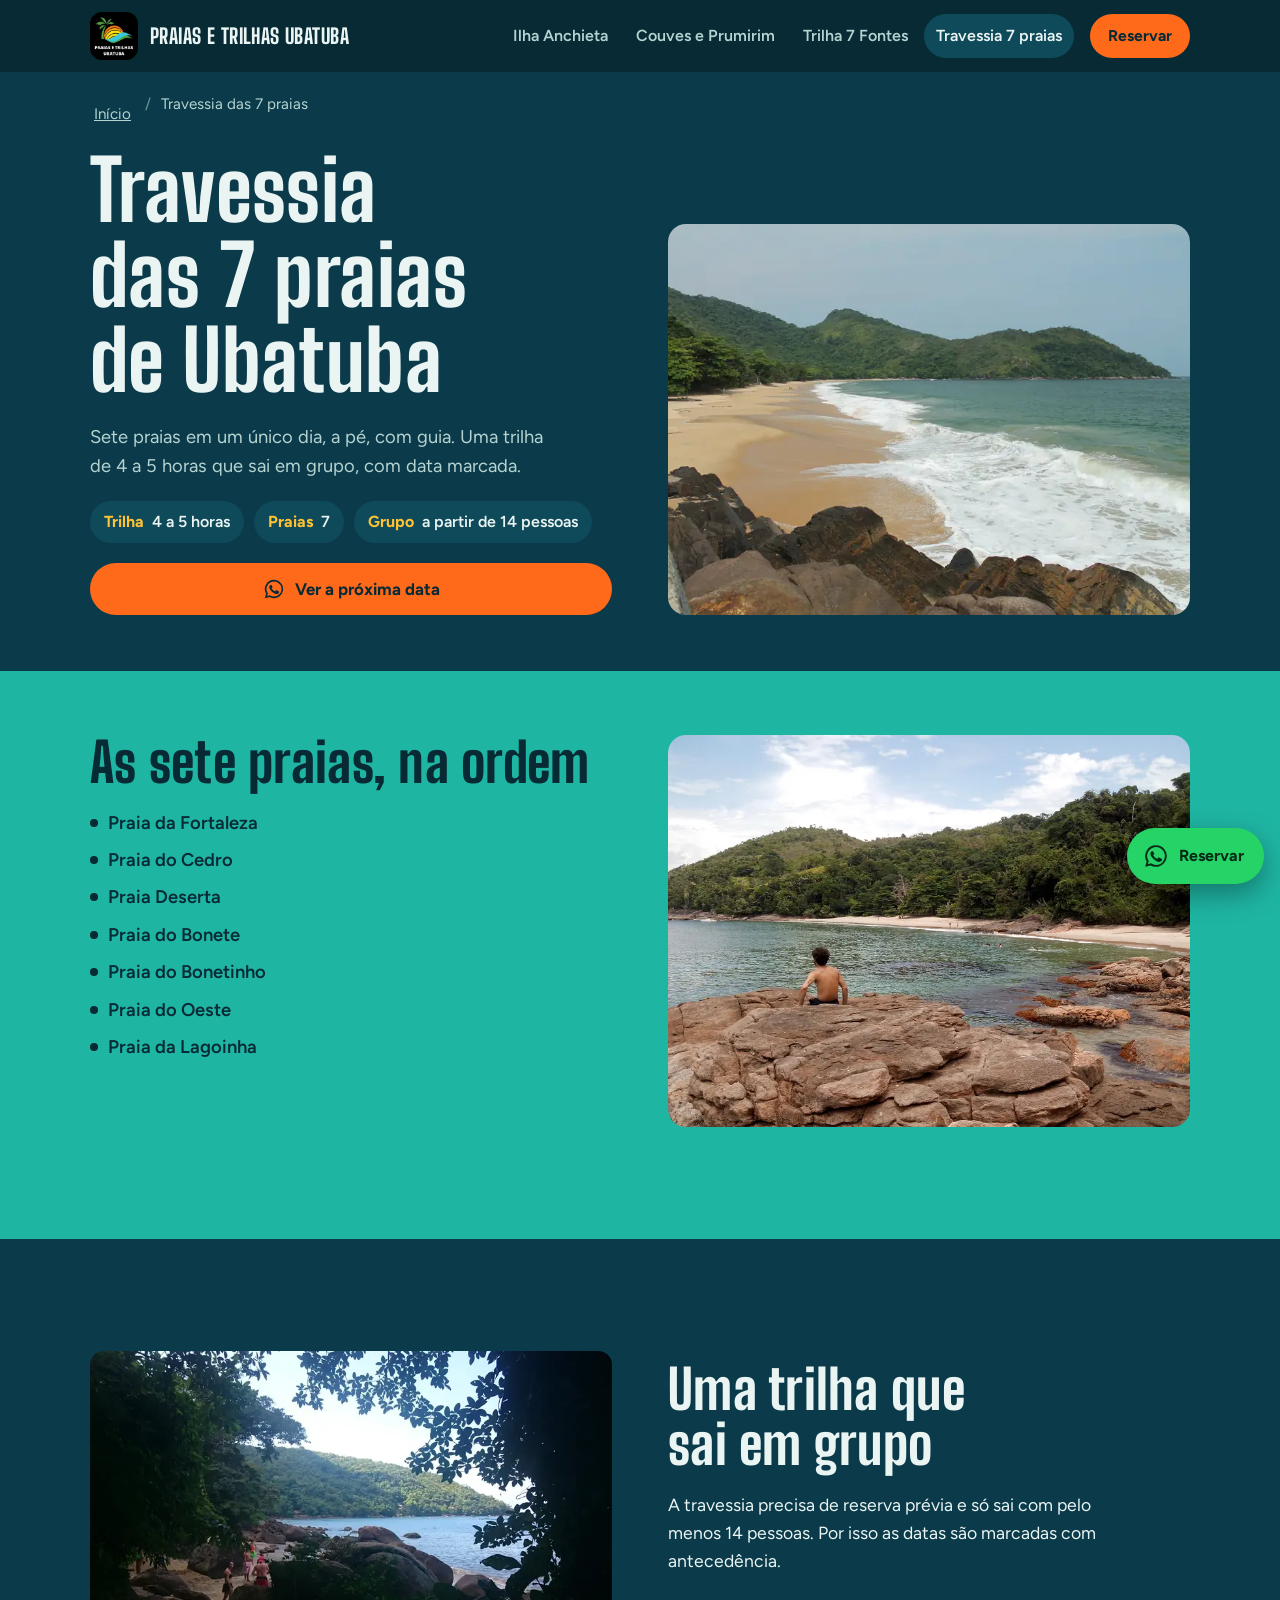
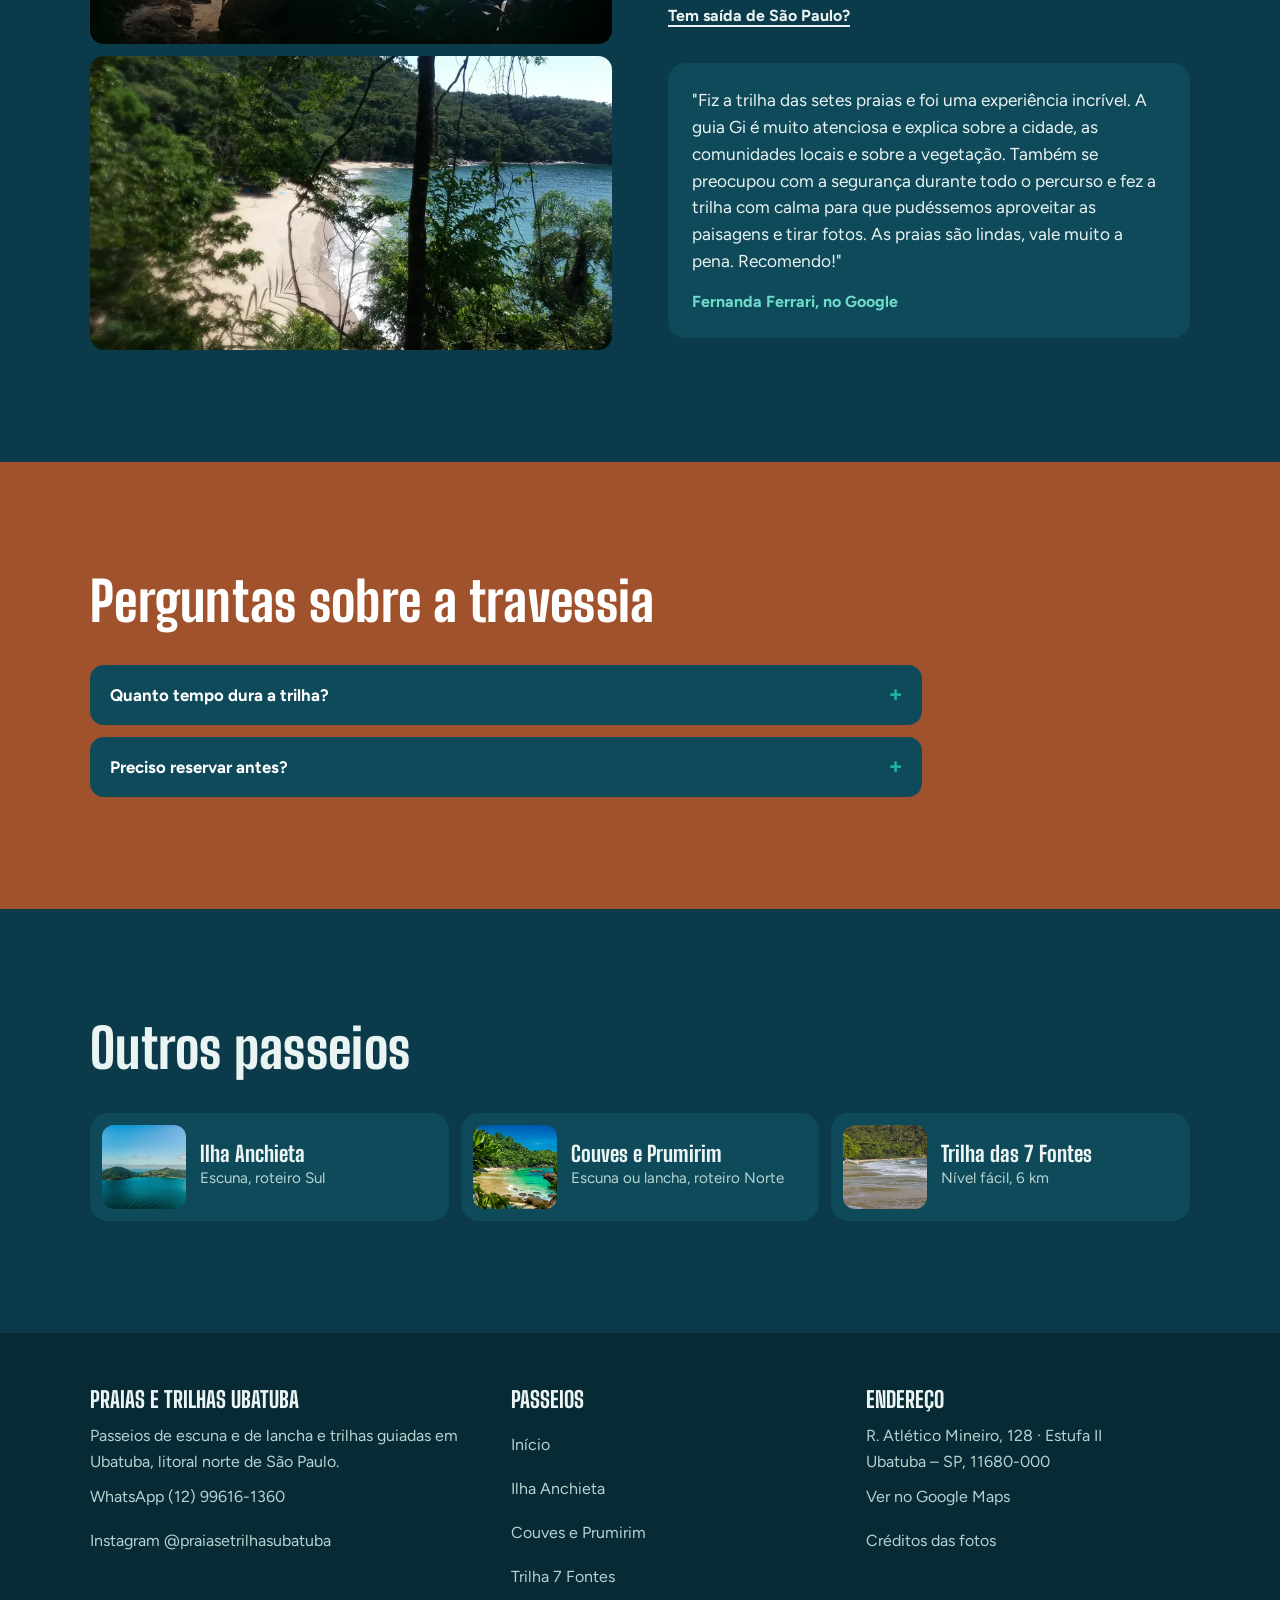
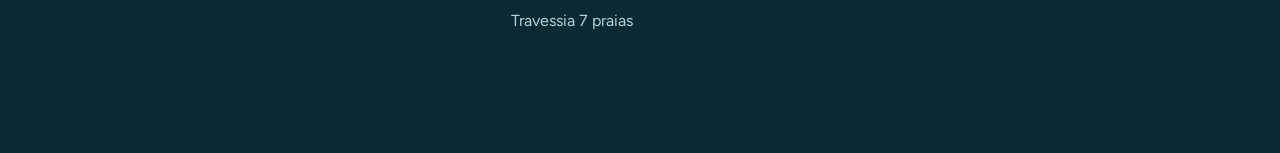
<file: travessia-7-praias.html>
<!doctype html>
<html lang="pt-BR">
<head>
<meta charset="utf-8">
<meta name="viewport" content="width=device-width,initial-scale=1">
<meta name="robots" content="noindex, nofollow">
<title>Travessia das 7 praias em Ubatuba, trilha de um dia | Praias e Trilhas Ubatuba</title>
<meta name="description" content="Travessia das 7 praias de Ubatuba: Fortaleza, Cedro, Deserta, Bonete, Bonetinho, Oeste e Lagoinha em 4 a 5 horas de trilha guiada. Saídas em grupo.">
<link rel="canonical" href="https://praiasetrilhasubatuba.vercel.app/travessia-7-praias.html">
<meta property="og:type" content="website">
<meta property="og:locale" content="pt_BR">
<meta property="og:site_name" content="Praias e Trilhas Ubatuba">
<meta property="og:title" content="Travessia das 7 praias em Ubatuba, trilha de um dia | Praias e Trilhas Ubatuba">
<meta property="og:description" content="Travessia das 7 praias de Ubatuba: Fortaleza, Cedro, Deserta, Bonete, Bonetinho, Oeste e Lagoinha em 4 a 5 horas de trilha guiada. Saídas em grupo.">
<meta property="og:url" content="https://praiasetrilhasubatuba.vercel.app/travessia-7-praias.html">
<meta property="og:image" content="https://praiasetrilhasubatuba.vercel.app/img/bonete-grande-1200.webp">
<meta name="theme-color" content="#072A35">
<link rel="icon" href="img/logo-150.png">
<link rel="preload" href="fontes/big-shoulders.woff2" as="font" type="font/woff2" crossorigin>
<link rel="preload" href="fontes/figtree.woff2" as="font" type="font/woff2" crossorigin>
<link rel="stylesheet" href="estilo.css">
<script type="application/ld+json">
{
 "@context": "https://schema.org",
 "@graph": [
  {
   "@type": "TravelAgency",
   "@id": "https://praiasetrilhasubatuba.vercel.app/#agencia",
   "name": "Praias e Trilhas Ubatuba",
   "url": "https://praiasetrilhasubatuba.vercel.app/",
   "logo": "https://praiasetrilhasubatuba.vercel.app/img/logo-150.png",
   "image": "https://praiasetrilhasubatuba.vercel.app/img/anchieta-aerea-1200.webp",
   "telephone": "+55 12 99616-1360",
   "address": {
    "@type": "PostalAddress",
    "streetAddress": "R. Atlético Mineiro, 128",
    "addressLocality": "Ubatuba",
    "addressRegion": "SP",
    "postalCode": "11680-000",
    "addressCountry": "BR"
   },
   "areaServed": {
    "@type": "City",
    "name": "Ubatuba"
   },
   "hasMap": "https://www.google.com/maps/place/?q=place_id:ChIJlXXqdCBRzZQRc-QFXQsjPIg",
   "sameAs": [
    "https://instagram.com/praiasetrilhasubatuba"
   ],
   "knowsLanguage": "pt-BR",
   "currenciesAccepted": "BRL"
  },
  {
   "@type": "BreadcrumbList",
   "itemListElement": [
    {
     "@type": "ListItem",
     "position": 1,
     "name": "Início",
     "item": "https://praiasetrilhasubatuba.vercel.app/"
    },
    {
     "@type": "ListItem",
     "position": 2,
     "name": "Travessia das 7 praias",
     "item": "https://praiasetrilhasubatuba.vercel.app/travessia-7-praias.html"
    }
   ]
  },
  {
   "@type": "TouristTrip",
   "@id": "https://praiasetrilhasubatuba.vercel.app/travessia-7-praias.html#passeio",
   "name": "Travessia das 7 praias de Ubatuba",
   "description": "Trilha de 4 a 5 horas que passa por sete praias de Ubatuba no mesmo dia: Fortaleza, Cedro, Deserta, Bonete, Bonetinho, Oeste e Lagoinha. Saída em grupo, com reserva prévia e mínimo de 14 pessoas.",
   "url": "https://praiasetrilhasubatuba.vercel.app/travessia-7-praias.html",
   "image": "https://praiasetrilhasubatuba.vercel.app/img/bonete-grande-1200.webp",
   "provider": {
    "@id": "https://praiasetrilhasubatuba.vercel.app/#agencia"
   },
   "touristType": [
    "Turismo de praia",
    "Ecoturismo"
   ],
   "itinerary": {
    "@type": "ItemList",
    "itemListElement": [
     {
      "@type": "ListItem",
      "position": 1,
      "item": {
       "@type": "TouristAttraction",
       "name": "Praia da Fortaleza",
       "address": {
        "@type": "PostalAddress",
        "addressLocality": "Ubatuba",
        "addressRegion": "SP",
        "addressCountry": "BR"
       }
      }
     },
     {
      "@type": "ListItem",
      "position": 2,
      "item": {
       "@type": "TouristAttraction",
       "name": "Praia do Cedro",
       "address": {
        "@type": "PostalAddress",
        "addressLocality": "Ubatuba",
        "addressRegion": "SP",
        "addressCountry": "BR"
       }
      }
     },
     {
      "@type": "ListItem",
      "position": 3,
      "item": {
       "@type": "TouristAttraction",
       "name": "Praia Deserta",
       "address": {
        "@type": "PostalAddress",
        "addressLocality": "Ubatuba",
        "addressRegion": "SP",
        "addressCountry": "BR"
       }
      }
     },
     {
      "@type": "ListItem",
      "position": 4,
      "item": {
       "@type": "TouristAttraction",
       "name": "Praia do Bonete",
       "address": {
        "@type": "PostalAddress",
        "addressLocality": "Ubatuba",
        "addressRegion": "SP",
        "addressCountry": "BR"
       }
      }
     },
     {
      "@type": "ListItem",
      "position": 5,
      "item": {
       "@type": "TouristAttraction",
       "name": "Praia do Bonetinho",
       "address": {
        "@type": "PostalAddress",
        "addressLocality": "Ubatuba",
        "addressRegion": "SP",
        "addressCountry": "BR"
       }
      }
     },
     {
      "@type": "ListItem",
      "position": 6,
      "item": {
       "@type": "TouristAttraction",
       "name": "Praia do Oeste",
       "address": {
        "@type": "PostalAddress",
        "addressLocality": "Ubatuba",
        "addressRegion": "SP",
        "addressCountry": "BR"
       }
      }
     },
     {
      "@type": "ListItem",
      "position": 7,
      "item": {
       "@type": "TouristAttraction",
       "name": "Praia da Lagoinha",
       "address": {
        "@type": "PostalAddress",
        "addressLocality": "Ubatuba",
        "addressRegion": "SP",
        "addressCountry": "BR"
       }
      }
     }
    ]
   },
   "offers": [
    {
     "@type": "Offer",
     "name": "Travessia das 7 praias",
     "priceCurrency": "BRL",
     "availability": "https://schema.org/InStock",
     "seller": {
      "@id": "https://praiasetrilhasubatuba.vercel.app/#agencia"
     }
    }
   ]
  },
  {
   "@type": "FAQPage",
   "mainEntity": [
    {
     "@type": "Question",
     "name": "Quanto tempo dura a trilha?",
     "acceptedAnswer": {
      "@type": "Answer",
      "text": "De 4 a 5 horas de caminhada, passando por sete praias no mesmo dia."
     }
    },
    {
     "@type": "Question",
     "name": "Preciso reservar antes?",
     "acceptedAnswer": {
      "@type": "Answer",
      "text": "Sim. A travessia só sai com reserva prévia e com no mínimo 14 pessoas no grupo."
     }
    }
   ]
  }
 ]
}
</script>
</head>
<body>
<a class="pular" href="#conteudo">Pular para o conteúdo</a>
<header class="topo"><div class="wrap">
  <a class="marca" href="index.html"><img src="img/logo-150.png" width="48" height="48" alt=""><span>Praias e Trilhas Ubatuba</span></a>
  <nav class="nav-larga" aria-label="Passeios"><a href="passeio-ilha-anchieta.html">Ilha Anchieta</a><a href="passeio-ilhas-do-norte.html">Couves e Prumirim</a><a href="trilha-sete-fontes.html">Trilha 7 Fontes</a><a href="travessia-7-praias.html" aria-current="page">Travessia 7 praias</a></nav>
  <details class="menu"><summary>Passeios</summary><ul><li><a href="index.html">Início</a></li><li><a href="passeio-ilha-anchieta.html">Ilha Anchieta</a></li><li><a href="passeio-ilhas-do-norte.html">Couves e Prumirim</a></li><li><a href="trilha-sete-fontes.html">Trilha 7 Fontes</a></li><li><a href="travessia-7-praias.html" aria-current="page">Travessia 7 praias</a></li></ul></details>
  <a class="btn" data-wa="topo" href="https://wa.me/5512996161360">Reservar</a>
</div></header>
<main id="conteudo">

<nav class="wrap trilha-pao" aria-label="Você está em"><ol><li><a href="index.html">Início</a></li><li aria-current="page">Travessia das 7 praias</li></ol></nav>
<section class="abre"><div class="wrap duas">
  <div class="abre__texto">
    <h1>Travessia das 7 praias de Ubatuba</h1>
    <p class="lead">Sete praias em um único dia, a pé, com guia. Uma trilha de 4 a 5 horas que sai em grupo, com data marcada.</p>
    <div class="fatos"><span><b>Trilha</b> 4 a 5 horas</span><span><b>Praias</b> 7</span><span><b>Grupo</b> a partir de 14 pessoas</span></div>
    <a class="btn" data-wa="travessia" href="https://wa.me/5512996161360"><svg viewBox="0 0 24 24" fill="currentColor" aria-hidden="true"><path d="M12 2a10 10 0 0 0-8.6 15.1L2 22l5-1.3A10 10 0 1 0 12 2Zm0 18.2a8.2 8.2 0 0 1-4.2-1.2l-.3-.2-3 .8.8-2.9-.2-.3A8.2 8.2 0 1 1 12 20.2Zm4.5-6.1c-.2-.1-1.5-.7-1.7-.8-.2-.1-.4-.1-.6.1l-.8 1c-.1.2-.3.2-.5.1a6.7 6.7 0 0 1-3.3-2.9c-.3-.4.2-.4.7-1.4.1-.2 0-.3 0-.4l-.8-1.8c-.2-.5-.4-.4-.6-.4h-.5a1 1 0 0 0-.7.3 3 3 0 0 0-.9 2.2 5.2 5.2 0 0 0 1.1 2.7 11.8 11.8 0 0 0 4.5 4c1.7.7 2.3.8 3.2.6a2.7 2.7 0 0 0 1.8-1.2 2.2 2.2 0 0 0 .2-1.3c-.1-.1-.3-.2-.5-.3Z"/></svg>Ver a próxima data</a>
  </div>
  <div class="abre__foto"><img src="img/bonete-grande-800.webp" srcset="img/bonete-grande-480.webp 480w, img/bonete-grande-800.webp 800w, img/bonete-grande-1200.webp 1200w, img/bonete-grande-1600.webp 1600w, img/bonete-grande-2000.webp 2000w" sizes="(min-width:900px) 48vw, 100vw" width="800" height="533" alt="Praia Grande do Bonete, com mata até a areia" fetchpriority="high"></div>
</div></section>

<section class="secao faixa-agua" aria-labelledby="praias-t" style="padding-top:64px"><div class="wrap duas" style="align-items:start">
  <div class="duas__texto"><h2 id="praias-t">As sete praias, na ordem</h2>
    <ol class="lista" style="font-size:1.15rem;font-weight:600"><li>Praia da Fortaleza</li><li>Praia do Cedro</li><li>Praia Deserta</li><li>Praia do Bonete</li><li>Praia do Bonetinho</li><li>Praia do Oeste</li><li>Praia da Lagoinha</li></ol></div>
  <div><img class="foto-redonda" src="img/cedro-800.webp" srcset="img/cedro-480.webp 480w, img/cedro-800.webp 800w, img/cedro-1200.webp 1200w, img/cedro-1600.webp 1600w, img/cedro-2000.webp 2000w" sizes="(min-width:900px) 48vw, 100vw" width="800" height="600" alt="Praia do Cedro, com pedras na beira da água e mata atrás" loading="lazy" decoding="async"></div>
</div></section>

<section class="secao" aria-labelledby="grupo-t"><div class="wrap duas">
  <div class="galeria" style="grid-template-columns:repeat(2,1fr)">
    <div class="larga"><img src="img/bonetinho-800.webp" srcset="img/bonetinho-480.webp 480w, img/bonetinho-800.webp 800w, img/bonetinho-1200.webp 1200w, img/bonetinho-1600.webp 1600w, img/bonetinho-2000.webp 2000w" sizes="(min-width:900px) 48vw, 100vw" width="800" height="450" alt="Praia do Bonetinho vista do meio da trilha, entre as árvores" loading="lazy" decoding="async"></div>
    <div class="larga"><img src="img/praia-vista-trilha-800.webp" srcset="img/praia-vista-trilha-480.webp 480w, img/praia-vista-trilha-800.webp 800w, img/praia-vista-trilha-1200.webp 1200w, img/praia-vista-trilha-1600.webp 1600w, img/praia-vista-trilha-2000.webp 2000w" sizes="(min-width:900px) 48vw, 100vw" width="800" height="450" alt="Praia de areia clara vista de cima, pela mata" loading="lazy" decoding="async"></div>
  </div>
  <div class="duas__texto"><h2 id="grupo-t">Uma trilha que sai em grupo</h2>
    <p>A travessia precisa de reserva prévia e só sai com pelo menos 14 pessoas. Por isso as datas são marcadas com antecedência.</p>
    <a class="link-seta" data-wa="travessia-van" href="https://wa.me/5512996161360">Tem saída de São Paulo?</a>
    <figure class="depoimento-solo"><blockquote>"Fiz a trilha das setes praias e foi uma experiência incrível. A guia Gi é muito atenciosa e explica sobre a cidade, as comunidades locais e sobre a vegetação. Também se preocupou com a segurança durante todo o percurso e fez a trilha com calma para que pudéssemos aproveitar as paisagens e tirar fotos. As praias são lindas, vale muito a pena. Recomendo!"</blockquote><figcaption>Fernanda Ferrari, no Google</figcaption></figure></div>
</div></section>

<section class="secao faixa-madeira" aria-labelledby="faq-v-t"><div class="wrap">
  <div class="secao__cab"><h2 id="faq-v-t">Perguntas sobre a travessia</h2></div>
  <div class="perguntas"><details><summary>Quanto tempo dura a trilha?</summary><p>De 4 a 5 horas de caminhada, passando por sete praias no mesmo dia.</p></details><details><summary>Preciso reservar antes?</summary><p>Sim. A travessia só sai com reserva prévia e com no mínimo 14 pessoas no grupo.</p></details></div>
</div></section>
<section class="secao" aria-labelledby="outros-t"><div class="wrap">
  <div class="secao__cab"><h2 id="outros-t">Outros passeios</h2></div>
  <div class="outros"><a href="passeio-ilha-anchieta.html"><img src="img/anchieta-aerea-800.webp" srcset="img/anchieta-aerea-480.webp 480w, img/anchieta-aerea-800.webp 800w, img/anchieta-aerea-1200.webp 1200w, img/anchieta-aerea-1600.webp 1600w, img/anchieta-aerea-2000.webp 2000w" sizes="84px" width="800" height="450" alt="" loading="lazy" decoding="async"><div><b>Ilha Anchieta</b><span>Escuna, roteiro Sul</span></div></a><a href="passeio-ilhas-do-norte.html"><img src="img/couves-1-800.webp" srcset="img/couves-1-480.webp 480w, img/couves-1-800.webp 800w, img/couves-1-1200.webp 1200w, img/couves-1-1600.webp 1600w, img/couves-1-1784.webp 1784w" sizes="84px" width="800" height="531" alt="" loading="lazy" decoding="async"><div><b>Couves e Prumirim</b><span>Escuna ou lancha, roteiro Norte</span></div></a><a href="trilha-sete-fontes.html"><img src="img/sete-fontes-800.webp" srcset="img/sete-fontes-480.webp 480w, img/sete-fontes-800.webp 800w, img/sete-fontes-1200.webp 1200w, img/sete-fontes-1600.webp 1600w, img/sete-fontes-2000.webp 2000w" sizes="84px" width="800" height="533" alt="" loading="lazy" decoding="async"><div><b>Trilha das 7 Fontes</b><span>Nível fácil, 6 km</span></div></a></div></div></section>

</main>
<footer class="rodape"><div class="wrap">
  <div><b>Praias e Trilhas Ubatuba</b><p>Passeios de escuna e de lancha e trilhas guiadas em Ubatuba, litoral norte de São Paulo.</p>
  <p><a data-wa="contato" href="https://wa.me/5512996161360">WhatsApp (12) 99616-1360</a><br><a href="https://instagram.com/praiasetrilhasubatuba" rel="noopener" target="_blank">Instagram @praiasetrilhasubatuba</a></p></div>
  <nav aria-label="Páginas do site"><b>Passeios</b><a href="index.html">Início</a><a href="passeio-ilha-anchieta.html">Ilha Anchieta</a><a href="passeio-ilhas-do-norte.html">Couves e Prumirim</a><a href="trilha-sete-fontes.html">Trilha 7 Fontes</a><a href="travessia-7-praias.html">Travessia 7 praias</a></nav>
  <div><b>Endereço</b><p>R. Atlético Mineiro, 128 · Estufa II<br>Ubatuba – SP, 11680-000</p>
  <p><a href="https://www.google.com/maps/place/?q=place_id:ChIJlXXqdCBRzZQRc-QFXQsjPIg" rel="noopener" target="_blank">Ver no Google Maps</a><br><a href="creditos.html">Créditos das fotos</a></p></div>
</div></footer>
<a class="wa-fixo" data-wa="flutuante" href="https://wa.me/5512996161360" aria-label="Reservar pelo WhatsApp"><svg viewBox="0 0 24 24" fill="currentColor" aria-hidden="true"><path d="M12 2a10 10 0 0 0-8.6 15.1L2 22l5-1.3A10 10 0 1 0 12 2Zm0 18.2a8.2 8.2 0 0 1-4.2-1.2l-.3-.2-3 .8.8-2.9-.2-.3A8.2 8.2 0 1 1 12 20.2Zm4.5-6.1c-.2-.1-1.5-.7-1.7-.8-.2-.1-.4-.1-.6.1l-.8 1c-.1.2-.3.2-.5.1a6.7 6.7 0 0 1-3.3-2.9c-.3-.4.2-.4.7-1.4.1-.2 0-.3 0-.4l-.8-1.8c-.2-.5-.4-.4-.6-.4h-.5a1 1 0 0 0-.7.3 3 3 0 0 0-.9 2.2 5.2 5.2 0 0 0 1.1 2.7 11.8 11.8 0 0 0 4.5 4c1.7.7 2.3.8 3.2.6a2.7 2.7 0 0 0 1.8-1.2 2.2 2.2 0 0 0 .2-1.3c-.1-.1-.3-.2-.5-.3Z"/></svg><span>Reservar</span></a>
<script>
/* ===== CONFIG: dados que o dono pode editar ===== */
const CONFIG = {
  whatsapp: "5512996161360",
  mensagens: {
  "topo": "Olá! Vi o site de vocês e quero saber dos passeios em Ubatuba.",
  "capa": "Olá! Quero escolher um passeio em Ubatuba. Pode me ajudar?",
  "flutuante": "Olá! Vim pelo site e quero reservar um passeio.",
  "avaliacoes": "Olá! Vi as avaliações de vocês no Google e quero reservar um passeio.",
  "duvidas": "Olá! Tenho uma dúvida sobre os passeios antes de reservar.",
  "contato": "Olá! Quero falar sobre um passeio em Ubatuba.",
  "anchieta": "Olá! Quero reservar o passeio de escuna para a Ilha Anchieta. A data é:",
  "anchieta-valor": "Olá! Qual o valor do passeio da Ilha Anchieta para esta data?",
  "norte-escuna": "Olá! Quero o passeio de escuna das 5 ilhas (Couves e Prumirim). A data é:",
  "norte-lancha": "Olá! Quero alugar uma lancha para o roteiro das 5 ilhas. Somos __ pessoas, na data:",
  "norte-valor": "Olá! Qual o valor do roteiro das ilhas do Norte nesta data?",
  "trilha": "Olá! Quero fazer a trilha das 7 Fontes. Somos __ pessoas, na data:",
  "trilha-versoes": "Olá! Qual a diferença entre as trilhas das 7 Fontes de R$ 130 e de R$ 150?",
  "travessia": "Olá! Quero saber a próxima data da Travessia das 7 praias.",
  "travessia-van": "Olá! A Travessia das 7 praias tem saída com van de São Paulo?"
}
};

/* ===== INTEGRACOES: tudo desligado na prévia. Ligar só com banner de consentimento (regra 8). ===== */
const INTEGRACOES = {
  ga4: { ligado: false, id: "" },
  pixel: { ligado: false, id: "" },
  formspree: { ligado: false, id: "" }
};

document.querySelectorAll("[data-wa]").forEach(a => {
  const msg = CONFIG.mensagens[a.dataset.wa] || CONFIG.mensagens.topo;
  a.href = "https://wa.me/" + CONFIG.whatsapp + "?text=" + encodeURIComponent(msg);
  a.target = "_blank"; a.rel = "noopener";
});

/* menu de passeios: fecha com Esc e com clique fora */
const menu = document.querySelector(".menu");
if (menu) {
  document.addEventListener("keydown", e => { if (e.key === "Escape" && menu.open) { menu.open = false; menu.querySelector("summary").focus(); } });
  document.addEventListener("click", e => { if (menu.open && !menu.contains(e.target)) menu.open = false; });
}
</script>
</body>
</html>
</file>
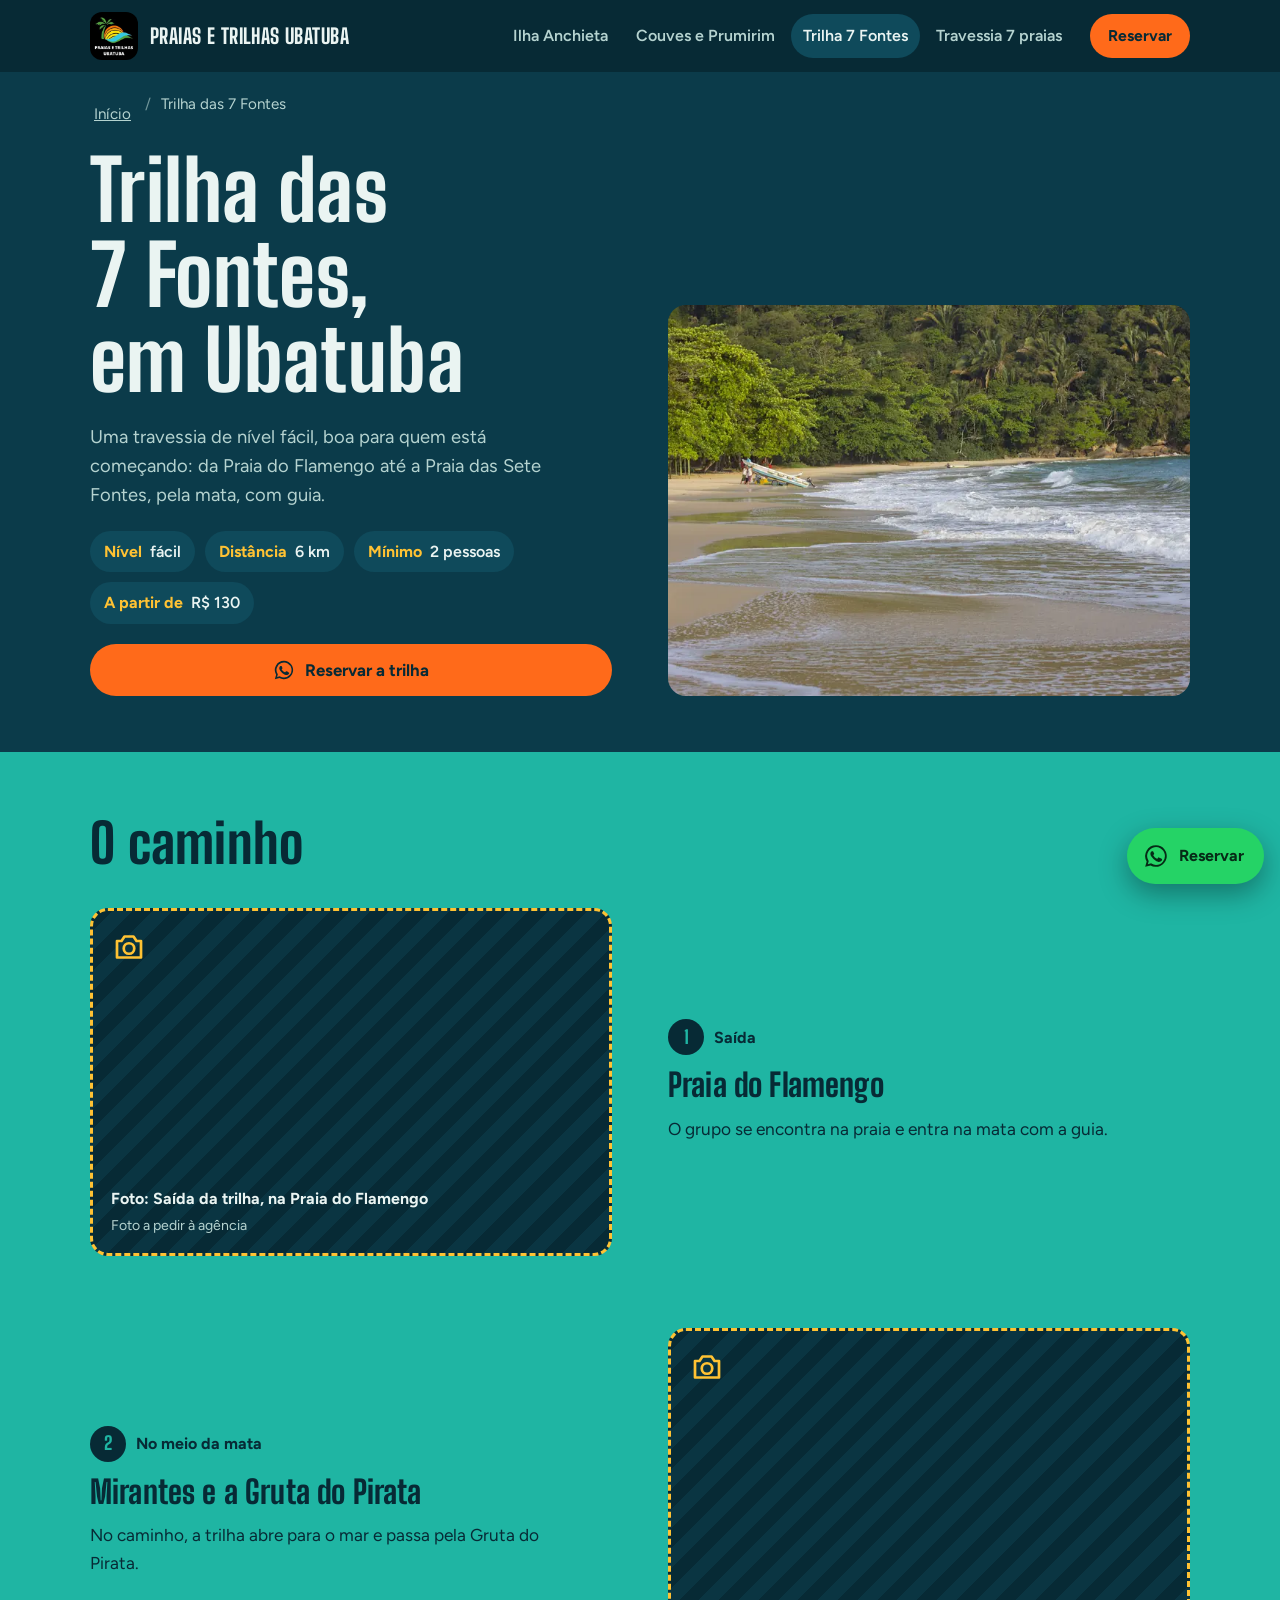
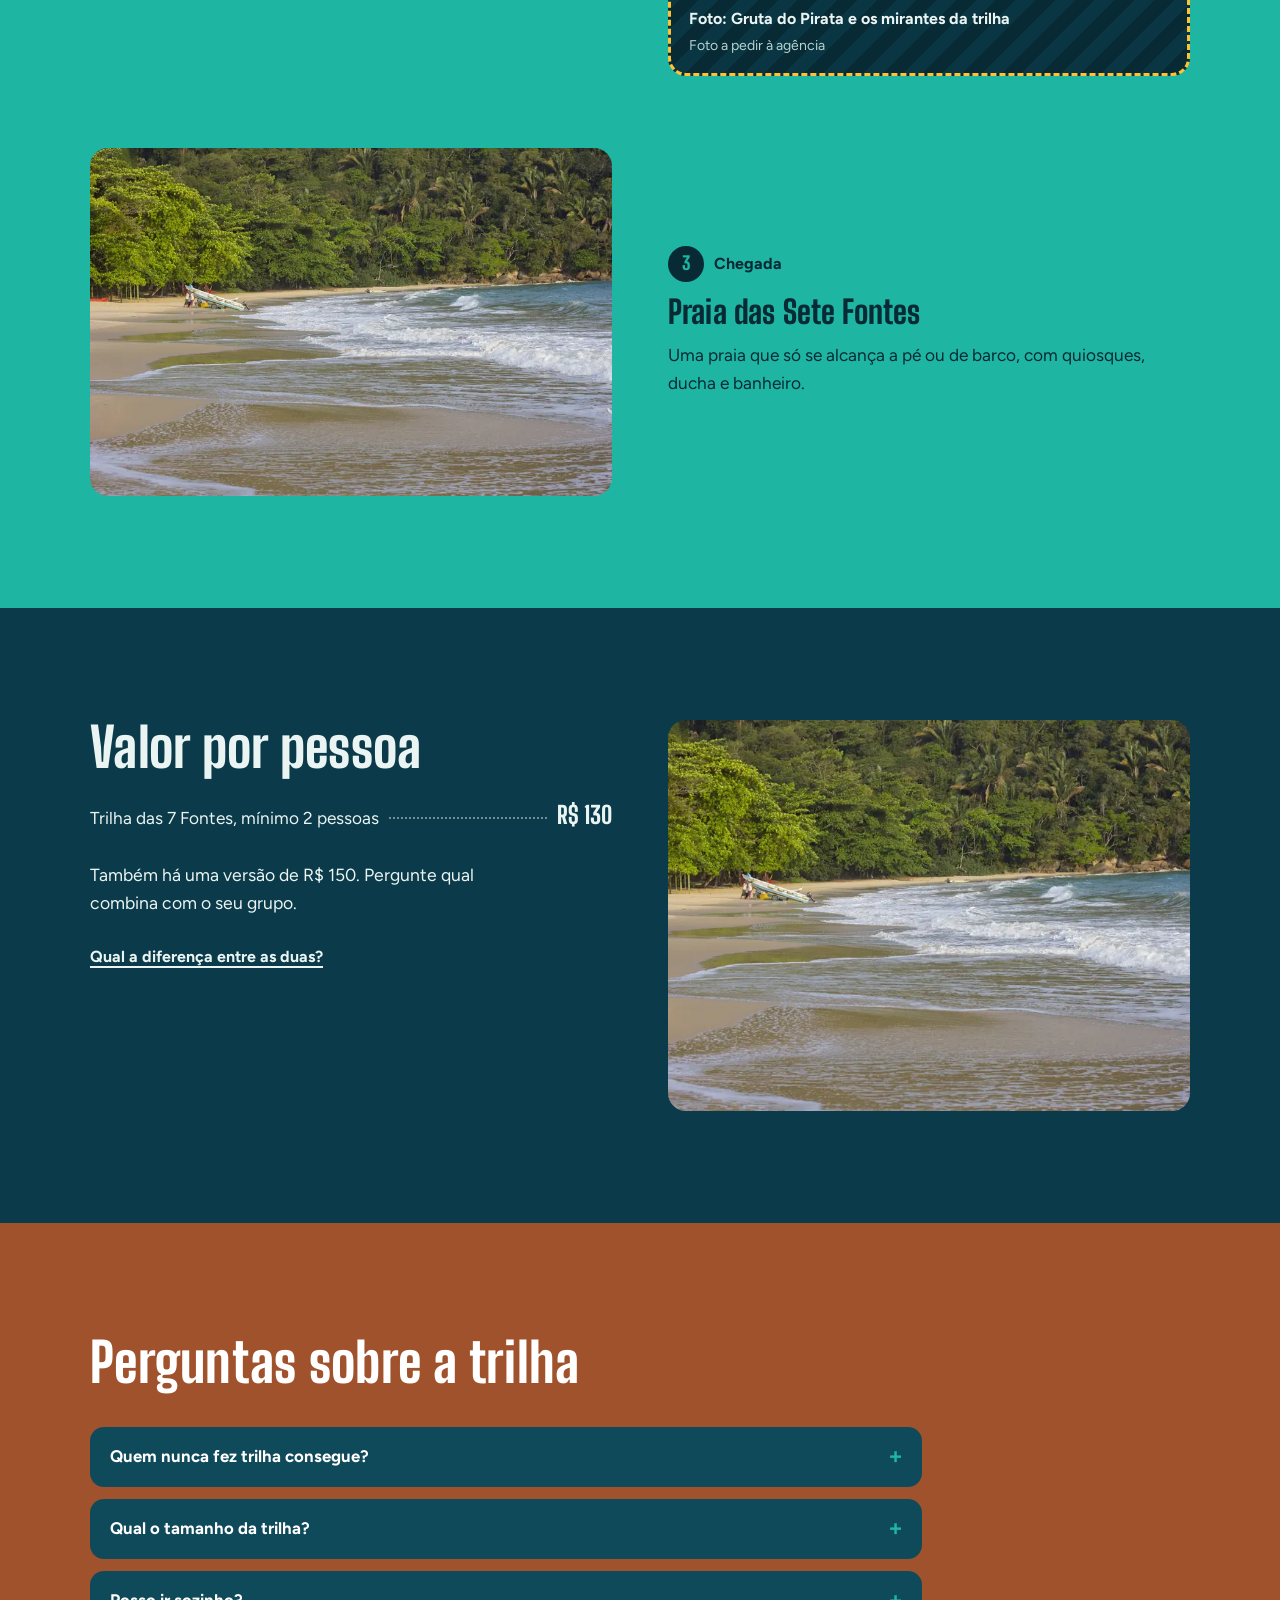
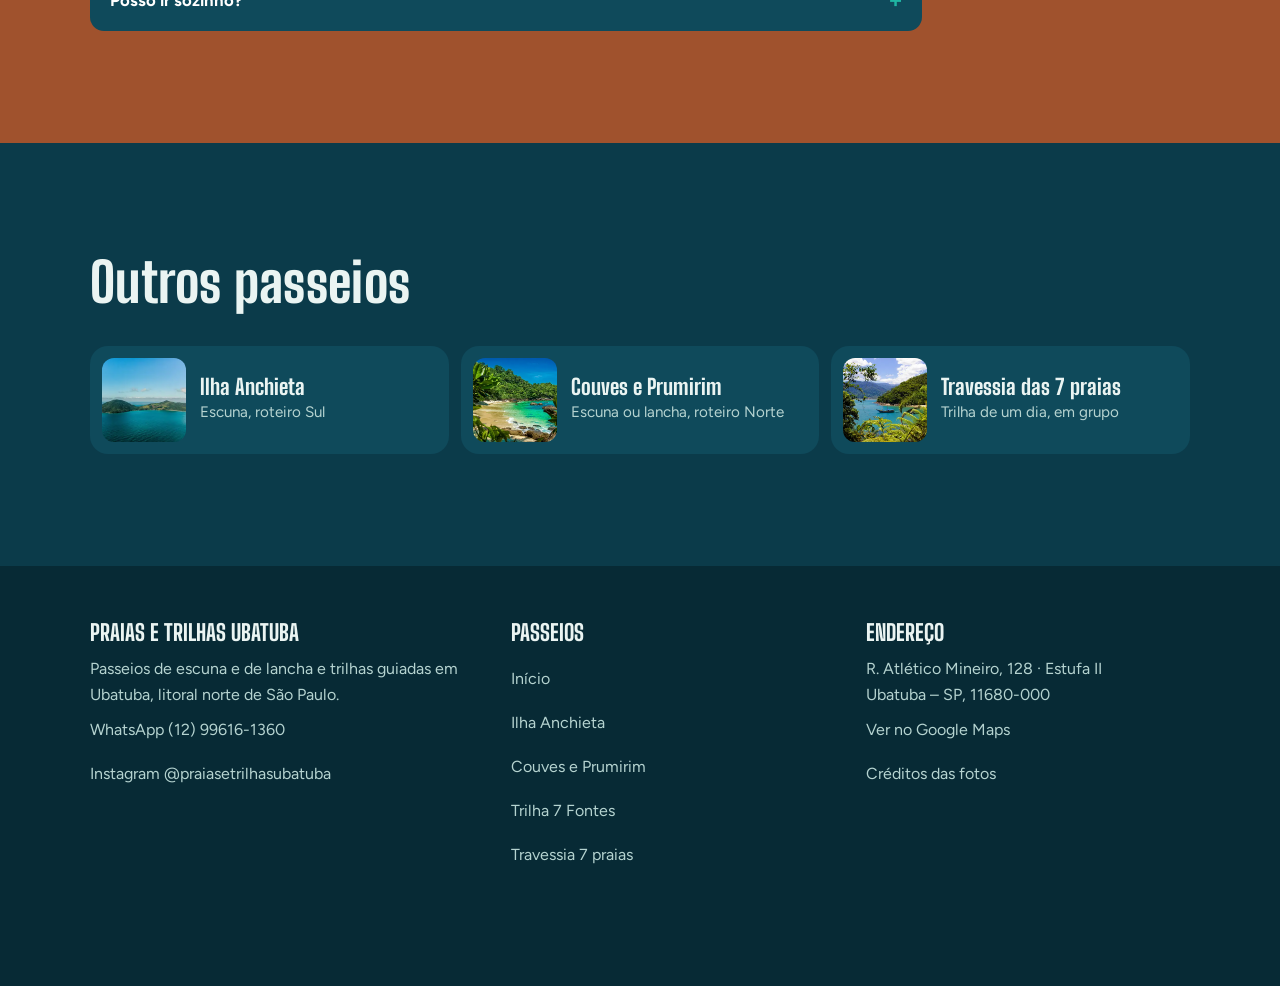
<file: trilha-sete-fontes.html>
<!doctype html>
<html lang="pt-BR">
<head>
<meta charset="utf-8">
<meta name="viewport" content="width=device-width,initial-scale=1">
<meta name="robots" content="noindex, nofollow">
<title>Trilha das 7 Fontes em Ubatuba, nível fácil | Praias e Trilhas Ubatuba</title>
<meta name="description" content="Trilha das 7 Fontes em Ubatuba: 6 km de nível fácil, da Praia do Flamengo à Praia das Sete Fontes, com guia. A partir de R$ 130 por pessoa, mínimo 2 pessoas.">
<link rel="canonical" href="https://praiasetrilhasubatuba.vercel.app/trilha-sete-fontes.html">
<meta property="og:type" content="website">
<meta property="og:locale" content="pt_BR">
<meta property="og:site_name" content="Praias e Trilhas Ubatuba">
<meta property="og:title" content="Trilha das 7 Fontes em Ubatuba, nível fácil | Praias e Trilhas Ubatuba">
<meta property="og:description" content="Trilha das 7 Fontes em Ubatuba: 6 km de nível fácil, da Praia do Flamengo à Praia das Sete Fontes, com guia. A partir de R$ 130 por pessoa, mínimo 2 pessoas.">
<meta property="og:url" content="https://praiasetrilhasubatuba.vercel.app/trilha-sete-fontes.html">
<meta property="og:image" content="https://praiasetrilhasubatuba.vercel.app/img/sete-fontes-1200.webp">
<meta name="theme-color" content="#072A35">
<link rel="icon" href="img/logo-150.png">
<link rel="preload" href="fontes/big-shoulders.woff2" as="font" type="font/woff2" crossorigin>
<link rel="preload" href="fontes/figtree.woff2" as="font" type="font/woff2" crossorigin>
<link rel="stylesheet" href="estilo.css">
<script type="application/ld+json">
{
 "@context": "https://schema.org",
 "@graph": [
  {
   "@type": "TravelAgency",
   "@id": "https://praiasetrilhasubatuba.vercel.app/#agencia",
   "name": "Praias e Trilhas Ubatuba",
   "url": "https://praiasetrilhasubatuba.vercel.app/",
   "logo": "https://praiasetrilhasubatuba.vercel.app/img/logo-150.png",
   "image": "https://praiasetrilhasubatuba.vercel.app/img/anchieta-aerea-1200.webp",
   "telephone": "+55 12 99616-1360",
   "address": {
    "@type": "PostalAddress",
    "streetAddress": "R. Atlético Mineiro, 128",
    "addressLocality": "Ubatuba",
    "addressRegion": "SP",
    "postalCode": "11680-000",
    "addressCountry": "BR"
   },
   "areaServed": {
    "@type": "City",
    "name": "Ubatuba"
   },
   "hasMap": "https://www.google.com/maps/place/?q=place_id:ChIJlXXqdCBRzZQRc-QFXQsjPIg",
   "sameAs": [
    "https://instagram.com/praiasetrilhasubatuba"
   ],
   "knowsLanguage": "pt-BR",
   "currenciesAccepted": "BRL"
  },
  {
   "@type": "BreadcrumbList",
   "itemListElement": [
    {
     "@type": "ListItem",
     "position": 1,
     "name": "Início",
     "item": "https://praiasetrilhasubatuba.vercel.app/"
    },
    {
     "@type": "ListItem",
     "position": 2,
     "name": "Trilha das 7 Fontes",
     "item": "https://praiasetrilhasubatuba.vercel.app/trilha-sete-fontes.html"
    }
   ]
  },
  {
   "@type": "TouristTrip",
   "@id": "https://praiasetrilhasubatuba.vercel.app/trilha-sete-fontes.html#passeio",
   "name": "Trilha das 7 Fontes em Ubatuba",
   "description": "Travessia de nível fácil, para iniciantes, da Praia do Flamengo até a Praia das Sete Fontes, com cerca de 6 km. Mínimo de 2 pessoas. A partir de R$ 130 por pessoa.",
   "url": "https://praiasetrilhasubatuba.vercel.app/trilha-sete-fontes.html",
   "image": "https://praiasetrilhasubatuba.vercel.app/img/sete-fontes-1200.webp",
   "provider": {
    "@id": "https://praiasetrilhasubatuba.vercel.app/#agencia"
   },
   "touristType": [
    "Turismo de praia",
    "Ecoturismo"
   ],
   "itinerary": {
    "@type": "ItemList",
    "itemListElement": [
     {
      "@type": "ListItem",
      "position": 1,
      "item": {
       "@type": "TouristAttraction",
       "name": "Praia do Flamengo",
       "address": {
        "@type": "PostalAddress",
        "addressLocality": "Ubatuba",
        "addressRegion": "SP",
        "addressCountry": "BR"
       }
      }
     },
     {
      "@type": "ListItem",
      "position": 2,
      "item": {
       "@type": "TouristAttraction",
       "name": "Gruta do Pirata",
       "address": {
        "@type": "PostalAddress",
        "addressLocality": "Ubatuba",
        "addressRegion": "SP",
        "addressCountry": "BR"
       }
      }
     },
     {
      "@type": "ListItem",
      "position": 3,
      "item": {
       "@type": "TouristAttraction",
       "name": "Praia das Sete Fontes",
       "address": {
        "@type": "PostalAddress",
        "addressLocality": "Ubatuba",
        "addressRegion": "SP",
        "addressCountry": "BR"
       }
      }
     }
    ]
   },
   "offers": [
    {
     "@type": "Offer",
     "name": "Trilha das 7 Fontes",
     "priceCurrency": "BRL",
     "availability": "https://schema.org/InStock",
     "seller": {
      "@id": "https://praiasetrilhasubatuba.vercel.app/#agencia"
     },
     "price": "130.00",
     "priceSpecification": {
      "@type": "UnitPriceSpecification",
      "price": "130.00",
      "priceCurrency": "BRL",
      "unitText": "por pessoa"
     }
    }
   ]
  },
  {
   "@type": "FAQPage",
   "mainEntity": [
    {
     "@type": "Question",
     "name": "Quem nunca fez trilha consegue?",
     "acceptedAnswer": {
      "@type": "Answer",
      "text": "Consegue. A trilha é de nível fácil, pensada para iniciantes."
     }
    },
    {
     "@type": "Question",
     "name": "Qual o tamanho da trilha?",
     "acceptedAnswer": {
      "@type": "Answer",
      "text": "Cerca de 6 km, saindo da Praia do Flamengo até a Praia das Sete Fontes."
     }
    },
    {
     "@type": "Question",
     "name": "Posso ir sozinho?",
     "acceptedAnswer": {
      "@type": "Answer",
      "text": "A saída é a partir de 2 pessoas. Se estiver sozinho, pergunte no WhatsApp se já tem grupo para a sua data."
     }
    }
   ]
  }
 ]
}
</script>
</head>
<body>
<a class="pular" href="#conteudo">Pular para o conteúdo</a>
<header class="topo"><div class="wrap">
  <a class="marca" href="index.html"><img src="img/logo-150.png" width="48" height="48" alt=""><span>Praias e Trilhas Ubatuba</span></a>
  <nav class="nav-larga" aria-label="Passeios"><a href="passeio-ilha-anchieta.html">Ilha Anchieta</a><a href="passeio-ilhas-do-norte.html">Couves e Prumirim</a><a href="trilha-sete-fontes.html" aria-current="page">Trilha 7 Fontes</a><a href="travessia-7-praias.html">Travessia 7 praias</a></nav>
  <details class="menu"><summary>Passeios</summary><ul><li><a href="index.html">Início</a></li><li><a href="passeio-ilha-anchieta.html">Ilha Anchieta</a></li><li><a href="passeio-ilhas-do-norte.html">Couves e Prumirim</a></li><li><a href="trilha-sete-fontes.html" aria-current="page">Trilha 7 Fontes</a></li><li><a href="travessia-7-praias.html">Travessia 7 praias</a></li></ul></details>
  <a class="btn" data-wa="topo" href="https://wa.me/5512996161360">Reservar</a>
</div></header>
<main id="conteudo">

<nav class="wrap trilha-pao" aria-label="Você está em"><ol><li><a href="index.html">Início</a></li><li aria-current="page">Trilha das 7 Fontes</li></ol></nav>
<section class="abre"><div class="wrap duas">
  <div class="abre__texto">
    <h1>Trilha das 7 Fontes, em Ubatuba</h1>
    <p class="lead">Uma travessia de nível fácil, boa para quem está começando: da Praia do Flamengo até a Praia das Sete Fontes, pela mata, com guia.</p>
    <div class="fatos"><span><b>Nível</b> fácil</span><span><b>Distância</b> 6 km</span><span><b>Mínimo</b> 2 pessoas</span><span><b>A partir de</b> R$ 130</span></div>
    <a class="btn" data-wa="trilha" href="https://wa.me/5512996161360"><svg viewBox="0 0 24 24" fill="currentColor" aria-hidden="true"><path d="M12 2a10 10 0 0 0-8.6 15.1L2 22l5-1.3A10 10 0 1 0 12 2Zm0 18.2a8.2 8.2 0 0 1-4.2-1.2l-.3-.2-3 .8.8-2.9-.2-.3A8.2 8.2 0 1 1 12 20.2Zm4.5-6.1c-.2-.1-1.5-.7-1.7-.8-.2-.1-.4-.1-.6.1l-.8 1c-.1.2-.3.2-.5.1a6.7 6.7 0 0 1-3.3-2.9c-.3-.4.2-.4.7-1.4.1-.2 0-.3 0-.4l-.8-1.8c-.2-.5-.4-.4-.6-.4h-.5a1 1 0 0 0-.7.3 3 3 0 0 0-.9 2.2 5.2 5.2 0 0 0 1.1 2.7 11.8 11.8 0 0 0 4.5 4c1.7.7 2.3.8 3.2.6a2.7 2.7 0 0 0 1.8-1.2 2.2 2.2 0 0 0 .2-1.3c-.1-.1-.3-.2-.5-.3Z"/></svg>Reservar a trilha</a>
  </div>
  <div class="abre__foto"><img src="img/sete-fontes-800.webp" srcset="img/sete-fontes-480.webp 480w, img/sete-fontes-800.webp 800w, img/sete-fontes-1200.webp 1200w, img/sete-fontes-1600.webp 1600w, img/sete-fontes-2000.webp 2000w" sizes="(min-width:900px) 48vw, 100vw" width="800" height="533" alt="Praia das Sete Fontes, chegada da trilha" fetchpriority="high"></div>
</div></section>

<section class="secao faixa-agua" aria-labelledby="caminho-t" style="padding-top:64px"><div class="wrap">
  <div class="secao__cab"><h2 id="caminho-t">O caminho</h2></div>
  <div class="paradas">
    <article class="parada"><div class="parada__foto"><div class="vaga" role="img" aria-label="Espaço para foto: Saída da trilha, na Praia do Flamengo"><svg viewBox="0 0 24 24" fill="none" stroke="currentColor" stroke-width="1.8" stroke-linecap="round" stroke-linejoin="round" aria-hidden="true"><path d="M4 8h3l2-3h6l2 3h3v11H4z"/><circle cx="12" cy="13" r="3.5"/></svg><b>Foto: Saída da trilha, na Praia do Flamengo</b><span>Foto a pedir à agência</span></div></div>
      <div class="parada__texto"><span class="parada__hora">Saída</span><h3>Praia do Flamengo</h3><p>O grupo se encontra na praia e entra na mata com a guia.</p></div></article>
    <article class="parada"><div class="parada__foto"><div class="vaga" role="img" aria-label="Espaço para foto: Gruta do Pirata e os mirantes da trilha"><svg viewBox="0 0 24 24" fill="none" stroke="currentColor" stroke-width="1.8" stroke-linecap="round" stroke-linejoin="round" aria-hidden="true"><path d="M4 8h3l2-3h6l2 3h3v11H4z"/><circle cx="12" cy="13" r="3.5"/></svg><b>Foto: Gruta do Pirata e os mirantes da trilha</b><span>Foto a pedir à agência</span></div></div>
      <div class="parada__texto"><span class="parada__hora">No meio da mata</span><h3>Mirantes e a Gruta do Pirata</h3><p>No caminho, a trilha abre para o mar e passa pela Gruta do Pirata.</p></div></article>
    <article class="parada"><div class="parada__foto"><img src="img/sete-fontes-800.webp" srcset="img/sete-fontes-480.webp 480w, img/sete-fontes-800.webp 800w, img/sete-fontes-1200.webp 1200w, img/sete-fontes-1600.webp 1600w, img/sete-fontes-2000.webp 2000w" sizes="(min-width:900px) 50vw, 100vw" width="800" height="533" alt="Praia das Sete Fontes" loading="lazy" decoding="async"></div>
      <div class="parada__texto"><span class="parada__hora">Chegada</span><h3>Praia das Sete Fontes</h3><p>Uma praia que só se alcança a pé ou de barco, com quiosques, ducha e banheiro.</p></div></article>
  </div>
</div></section>

<section class="secao" aria-labelledby="valor-t-t"><div class="wrap duas" style="align-items:start">
  <div class="duas__texto"><h2 id="valor-t-t">Valor por pessoa</h2>
    <ul class="valores"><li><span>Trilha das 7 Fontes, mínimo 2 pessoas</span><b>R$ 130</b></li></ul>
    <p>Também há uma versão de R$ 150. Pergunte qual combina com o seu grupo.</p><a class="link-seta" data-wa="trilha-versoes" href="https://wa.me/5512996161360">Qual a diferença entre as duas?</a></div>
  <div class="duas__texto"><img class="foto-redonda" src="img/sete-fontes-800.webp" srcset="img/sete-fontes-480.webp 480w, img/sete-fontes-800.webp 800w, img/sete-fontes-1200.webp 1200w, img/sete-fontes-1600.webp 1600w, img/sete-fontes-2000.webp 2000w" sizes="(min-width:900px) 48vw, 100vw" width="800" height="533" alt="Mar calmo na Praia das Sete Fontes" loading="lazy" decoding="async"></div>
</div></section>

<section class="secao faixa-madeira" aria-labelledby="faq-t-t"><div class="wrap">
  <div class="secao__cab"><h2 id="faq-t-t">Perguntas sobre a trilha</h2></div>
  <div class="perguntas"><details><summary>Quem nunca fez trilha consegue?</summary><p>Consegue. A trilha é de nível fácil, pensada para iniciantes.</p></details><details><summary>Qual o tamanho da trilha?</summary><p>Cerca de 6 km, saindo da Praia do Flamengo até a Praia das Sete Fontes.</p></details><details><summary>Posso ir sozinho?</summary><p>A saída é a partir de 2 pessoas. Se estiver sozinho, pergunte no WhatsApp se já tem grupo para a sua data.</p></details></div>
</div></section>
<section class="secao" aria-labelledby="outros-t"><div class="wrap">
  <div class="secao__cab"><h2 id="outros-t">Outros passeios</h2></div>
  <div class="outros"><a href="passeio-ilha-anchieta.html"><img src="img/anchieta-aerea-800.webp" srcset="img/anchieta-aerea-480.webp 480w, img/anchieta-aerea-800.webp 800w, img/anchieta-aerea-1200.webp 1200w, img/anchieta-aerea-1600.webp 1600w, img/anchieta-aerea-2000.webp 2000w" sizes="84px" width="800" height="450" alt="" loading="lazy" decoding="async"><div><b>Ilha Anchieta</b><span>Escuna, roteiro Sul</span></div></a><a href="passeio-ilhas-do-norte.html"><img src="img/couves-1-800.webp" srcset="img/couves-1-480.webp 480w, img/couves-1-800.webp 800w, img/couves-1-1200.webp 1200w, img/couves-1-1600.webp 1600w, img/couves-1-1784.webp 1784w" sizes="84px" width="800" height="531" alt="" loading="lazy" decoding="async"><div><b>Couves e Prumirim</b><span>Escuna ou lancha, roteiro Norte</span></div></a><a href="travessia-7-praias.html"><img src="img/bonete-800.webp" srcset="img/bonete-480.webp 480w, img/bonete-800.webp 800w, img/bonete-1200.webp 1200w, img/bonete-1600.webp 1600w, img/bonete-2000.webp 2000w" sizes="84px" width="800" height="533" alt="" loading="lazy" decoding="async"><div><b>Travessia das 7 praias</b><span>Trilha de um dia, em grupo</span></div></a></div></div></section>

</main>
<footer class="rodape"><div class="wrap">
  <div><b>Praias e Trilhas Ubatuba</b><p>Passeios de escuna e de lancha e trilhas guiadas em Ubatuba, litoral norte de São Paulo.</p>
  <p><a data-wa="contato" href="https://wa.me/5512996161360">WhatsApp (12) 99616-1360</a><br><a href="https://instagram.com/praiasetrilhasubatuba" rel="noopener" target="_blank">Instagram @praiasetrilhasubatuba</a></p></div>
  <nav aria-label="Páginas do site"><b>Passeios</b><a href="index.html">Início</a><a href="passeio-ilha-anchieta.html">Ilha Anchieta</a><a href="passeio-ilhas-do-norte.html">Couves e Prumirim</a><a href="trilha-sete-fontes.html">Trilha 7 Fontes</a><a href="travessia-7-praias.html">Travessia 7 praias</a></nav>
  <div><b>Endereço</b><p>R. Atlético Mineiro, 128 · Estufa II<br>Ubatuba – SP, 11680-000</p>
  <p><a href="https://www.google.com/maps/place/?q=place_id:ChIJlXXqdCBRzZQRc-QFXQsjPIg" rel="noopener" target="_blank">Ver no Google Maps</a><br><a href="creditos.html">Créditos das fotos</a></p></div>
</div></footer>
<a class="wa-fixo" data-wa="flutuante" href="https://wa.me/5512996161360" aria-label="Reservar pelo WhatsApp"><svg viewBox="0 0 24 24" fill="currentColor" aria-hidden="true"><path d="M12 2a10 10 0 0 0-8.6 15.1L2 22l5-1.3A10 10 0 1 0 12 2Zm0 18.2a8.2 8.2 0 0 1-4.2-1.2l-.3-.2-3 .8.8-2.9-.2-.3A8.2 8.2 0 1 1 12 20.2Zm4.5-6.1c-.2-.1-1.5-.7-1.7-.8-.2-.1-.4-.1-.6.1l-.8 1c-.1.2-.3.2-.5.1a6.7 6.7 0 0 1-3.3-2.9c-.3-.4.2-.4.7-1.4.1-.2 0-.3 0-.4l-.8-1.8c-.2-.5-.4-.4-.6-.4h-.5a1 1 0 0 0-.7.3 3 3 0 0 0-.9 2.2 5.2 5.2 0 0 0 1.1 2.7 11.8 11.8 0 0 0 4.5 4c1.7.7 2.3.8 3.2.6a2.7 2.7 0 0 0 1.8-1.2 2.2 2.2 0 0 0 .2-1.3c-.1-.1-.3-.2-.5-.3Z"/></svg><span>Reservar</span></a>
<script>
/* ===== CONFIG: dados que o dono pode editar ===== */
const CONFIG = {
  whatsapp: "5512996161360",
  mensagens: {
  "topo": "Olá! Vi o site de vocês e quero saber dos passeios em Ubatuba.",
  "capa": "Olá! Quero escolher um passeio em Ubatuba. Pode me ajudar?",
  "flutuante": "Olá! Vim pelo site e quero reservar um passeio.",
  "avaliacoes": "Olá! Vi as avaliações de vocês no Google e quero reservar um passeio.",
  "duvidas": "Olá! Tenho uma dúvida sobre os passeios antes de reservar.",
  "contato": "Olá! Quero falar sobre um passeio em Ubatuba.",
  "anchieta": "Olá! Quero reservar o passeio de escuna para a Ilha Anchieta. A data é:",
  "anchieta-valor": "Olá! Qual o valor do passeio da Ilha Anchieta para esta data?",
  "norte-escuna": "Olá! Quero o passeio de escuna das 5 ilhas (Couves e Prumirim). A data é:",
  "norte-lancha": "Olá! Quero alugar uma lancha para o roteiro das 5 ilhas. Somos __ pessoas, na data:",
  "norte-valor": "Olá! Qual o valor do roteiro das ilhas do Norte nesta data?",
  "trilha": "Olá! Quero fazer a trilha das 7 Fontes. Somos __ pessoas, na data:",
  "trilha-versoes": "Olá! Qual a diferença entre as trilhas das 7 Fontes de R$ 130 e de R$ 150?",
  "travessia": "Olá! Quero saber a próxima data da Travessia das 7 praias.",
  "travessia-van": "Olá! A Travessia das 7 praias tem saída com van de São Paulo?"
}
};

/* ===== INTEGRACOES: tudo desligado na prévia. Ligar só com banner de consentimento (regra 8). ===== */
const INTEGRACOES = {
  ga4: { ligado: false, id: "" },
  pixel: { ligado: false, id: "" },
  formspree: { ligado: false, id: "" }
};

document.querySelectorAll("[data-wa]").forEach(a => {
  const msg = CONFIG.mensagens[a.dataset.wa] || CONFIG.mensagens.topo;
  a.href = "https://wa.me/" + CONFIG.whatsapp + "?text=" + encodeURIComponent(msg);
  a.target = "_blank"; a.rel = "noopener";
});

/* menu de passeios: fecha com Esc e com clique fora */
const menu = document.querySelector(".menu");
if (menu) {
  document.addEventListener("keydown", e => { if (e.key === "Escape" && menu.open) { menu.open = false; menu.querySelector("summary").focus(); } });
  document.addEventListener("click", e => { if (menu.open && !menu.contains(e.target)) menu.open = false; });
}
</script>
</body>
</html>
</file>
<file: estilo.css>
/* Praias e Trilhas Ubatuba · direção "Convés da escuna"
   Cores tiradas do passeio: mar fundo, água verde, colete salva-vidas, madeira do convés. */
@font-face{font-family:"Big Shoulders";src:url(fontes/big-shoulders.woff2) format("woff2");font-weight:100 900;font-display:swap}
@font-face{font-family:"Figtree";src:url(fontes/figtree.woff2) format("woff2");font-weight:300 900;font-display:swap}

:root{
  --mar:#0B3B4A;          /* fundo principal */
  --mar-fundo:#072A35;    /* rodapé, faixas mais escuras */
  --mar-claro:#0F4A5B;    /* cartões sobre o mar */
  --agua:#1FB5A3;         /* faixa verde-água */
  --agua-clara:#6FDCCB;   /* verde-água para TEXTO sobre o mar (5,9:1) */
  --colete:#FF6A1A;       /* botão de ação */
  --madeira:#A0522D;      /* faixa do convés, tom mais quente (branco 5,6:1) */
  --sol:#FFC233;          /* do sol do logo, só em detalhe */
  --texto:#EAF4F2;        /* texto sobre o mar */
  --texto-suave:#B5D3D0;
  --tinta:#072A35;        /* texto sobre água e colete */
  --casco:#FFFFFF;
  --raio:18px;
  --gutter:clamp(16px,4vw,40px);
  --max:1180px;
  --ease-out:cubic-bezier(0.23,1,0.32,1);
  --titulo:"Big Shoulders","Arial Narrow",Impact,sans-serif;
  --corpo:"Figtree",system-ui,-apple-system,"Segoe UI",Roboto,sans-serif;
}

*,*::before,*::after{box-sizing:border-box}
html{-webkit-text-size-adjust:100%;scroll-padding-top:84px}
body{margin:0;background:var(--mar);color:var(--texto);font:400 1rem/1.6 var(--corpo);overflow-x:hidden}
img{display:block;max-width:100%;height:auto}
a{color:inherit}
h1,h2,h3{font-family:var(--titulo);font-weight:800;line-height:1.02;letter-spacing:.005em;margin:0;text-wrap:balance}
h1{font-size:clamp(2.6rem,7.5vw,5.2rem)}
h2{font-size:clamp(2.1rem,5vw,3.4rem)}
h3{font-size:clamp(1.55rem,3vw,2rem)}
p{margin:0}
.wrap{width:100%;max-width:var(--max);margin-inline:auto;padding-inline:var(--gutter)}
.pular{position:absolute;left:-999px;top:8px;background:var(--colete);color:var(--tinta);padding:12px 16px;border-radius:10px;z-index:99;font-weight:700}
.pular:focus{left:12px}
:focus-visible{outline:3px solid var(--sol);outline-offset:3px;border-radius:6px}
.sr{position:absolute;width:1px;height:1px;overflow:hidden;clip:rect(0 0 0 0);white-space:nowrap}

/* ---------- botões ---------- */
.btn{display:inline-flex;align-items:center;justify-content:center;gap:10px;min-height:52px;padding:14px 24px;border-radius:999px;background:var(--colete);color:var(--tinta);font:700 1.05rem/1.2 var(--corpo);text-decoration:none;transition:transform .16s var(--ease-out),background-color .2s ease}
.btn svg{width:22px;height:22px;flex:none}
.btn:active{transform:scale(.97)}
.btn--claro{background:var(--casco)}
.btn--escuro{background:var(--mar-fundo);color:var(--texto)}
@media (hover:hover) and (pointer:fine){.btn:hover{background:#FF8442}.btn--claro:hover{background:#DDF3EF}.btn--escuro:hover{background:#0A3644}}
.link-seta{display:inline-flex;align-items:center;min-height:44px;font-weight:700;text-decoration:underline;text-underline-offset:4px;text-decoration-thickness:2px}

/* ---------- cabeçalho ---------- */
.topo{position:sticky;top:0;z-index:20;background:var(--mar-fundo)}
.topo .wrap{display:flex;align-items:center;gap:16px;min-height:72px}
.marca{display:flex;align-items:center;gap:12px;text-decoration:none;margin-right:auto}
.marca img{width:48px;height:48px;border-radius:12px}
.marca span{font:800 1.3rem/1 var(--titulo);letter-spacing:.02em;text-transform:uppercase}
.nav-larga{display:none;gap:4px}
.nav-larga a{white-space:nowrap;display:inline-flex;align-items:center;min-height:44px;padding:0 12px;border-radius:999px;text-decoration:none;font-weight:600;color:var(--texto-suave)}
.nav-larga a[aria-current]{color:var(--texto);background:var(--mar-claro)}
@media (hover:hover) and (pointer:fine){.nav-larga a:hover{color:var(--texto)}}
.topo .btn{min-height:44px;padding:10px 18px;font-size:.98rem}
.menu{position:relative}
.menu summary{list-style:none;display:inline-flex;align-items:center;min-height:44px;padding:0 14px;border-radius:999px;background:var(--mar-claro);font-weight:700;cursor:pointer}
.menu summary::-webkit-details-marker{display:none}
.menu[open] summary{background:var(--agua);color:var(--tinta)}
.menu ul{position:absolute;right:0;top:calc(100% + 8px);width:min(300px,calc(100vw - 32px));margin:0;padding:8px;list-style:none;background:var(--mar-fundo);border-radius:var(--raio);box-shadow:0 18px 40px rgba(0,0,0,.35)}
.menu li a{display:flex;align-items:center;min-height:48px;padding:0 14px;border-radius:12px;text-decoration:none;font-weight:600}
.menu li a[aria-current]{background:var(--mar-claro)}
@media (min-width:1120px){.nav-larga{display:flex}.menu{display:none}}
@media (max-width:420px){.marca span{display:none}}

/* ---------- capa da home ---------- */
.capa{display:grid;gap:0}
.capa__texto{padding:28px var(--gutter) 44px;display:flex;flex-direction:column;gap:22px;justify-content:center}
.capa__texto p.lead{font-size:1.15rem;color:var(--texto-suave);max-width:34ch}
.capa__foto{position:relative;order:-1;height:38vh;min-height:240px;overflow:hidden}
.capa__foto img{width:100%;height:100%;object-fit:cover;object-position:50% 45%;position:absolute;inset:0}
.nota{display:inline-flex;align-items:center;gap:10px;align-self:flex-start;padding:8px 16px 8px 10px;border-radius:999px;background:var(--mar-claro);font-weight:600;text-decoration:none;min-height:44px}
.nota b{display:inline-grid;place-items:center;min-width:44px;height:30px;padding:0 10px;border-radius:999px;background:var(--sol);color:var(--tinta);font-weight:800}
@media (min-width:900px){
  .capa{grid-template-columns:1.05fr .95fr;min-height:calc(100vh - 72px)}
  .capa__texto{padding:64px 56px 64px max(var(--gutter),calc((100vw - var(--max))/2 + var(--gutter)))}
  .capa__foto{order:0;height:auto;min-height:0}
}

/* ---------- passeios (placas de embarque) ---------- */
.secao{padding:clamp(64px,9vw,112px) 0}
.secao__cab{display:flex;flex-direction:column;gap:12px;margin-bottom:36px;max-width:44rem}
.secao__cab p{color:var(--texto-suave);font-size:1.1rem}
.placas{display:grid;gap:20px}
@media (min-width:760px){.placas{grid-template-columns:repeat(2,1fr);gap:24px}}
.placa{display:flex;flex-direction:column;background:var(--mar-claro);border-radius:var(--raio);overflow:hidden;text-decoration:none;transition:transform .2s var(--ease-out)}
.placa:active{transform:scale(.985)}
@media (hover:hover) and (pointer:fine){.placa:hover{transform:translateY(-4px)}.placa:hover .placa__ir{background:var(--colete);color:var(--tinta)}}
.placa__foto{aspect-ratio:16/10;overflow:hidden;background:var(--mar-fundo)}
.placa__foto img{width:100%;height:100%;object-fit:cover}
.placa__corpo{display:flex;flex-direction:column;gap:14px;padding:22px 22px 24px;flex:1}
.placa__tipo{font-weight:700;color:var(--agua)}
.placa__horas{display:flex;flex-wrap:wrap;gap:8px}
.placa__horas span{padding:6px 12px;border-radius:999px;background:var(--mar);font-size:.95rem;font-weight:600}
.placa__fim{display:flex;align-items:center;justify-content:space-between;gap:12px;margin-top:auto;padding-top:6px}
.preco{font:800 1.7rem/1 var(--titulo)}
.preco small{font:600 .9rem/1 var(--corpo);color:var(--texto-suave);margin-left:6px}
.placa__ir{display:inline-grid;place-items:center;width:48px;height:48px;border-radius:50%;background:var(--mar);flex:none;transition:background-color .2s ease}
.placa__ir svg{width:22px;height:22px}

/* ---------- faixa da escuna (verde-água) ---------- */
.faixa-agua{background:var(--agua);color:var(--tinta)}
.faixa-madeira{background:var(--madeira);color:var(--casco)}
.faixa-colete{background:var(--colete);color:var(--tinta)}
.duas{display:grid;gap:32px;align-items:center}
@media (min-width:900px){.duas{grid-template-columns:1fr 1fr;gap:56px}}
.duas__texto{display:flex;flex-direction:column;gap:18px}
.duas__texto p{font-size:1.1rem;max-width:40ch}
.par{display:flex;gap:12px;align-items:flex-start}
.par > *{flex:1 1 0;min-width:0}
.par img{width:100%;border-radius:var(--raio)}
.numeros{display:flex;flex-wrap:wrap;gap:28px 40px}
.numeros div{display:flex;flex-direction:column}
.numeros strong{font:800 clamp(2.8rem,6vw,4rem)/1 var(--titulo)}
.numeros span{font-weight:600}

/* ---------- avaliações ---------- */
.avaliacoes .wrap{display:flex;flex-wrap:wrap;align-items:center;justify-content:space-between;gap:24px}
.grande-nota{display:flex;align-items:baseline;gap:16px}
.grande-nota strong{font:900 clamp(5rem,14vw,8.5rem)/.85 var(--titulo)}
.grande-nota span{font-size:1.2rem;font-weight:600;max-width:16ch}

/* ---------- perguntas ---------- */
.perguntas{display:grid;gap:12px;max-width:52rem}
.perguntas details{background:var(--mar-claro);border-radius:14px}
.perguntas summary{display:flex;align-items:center;justify-content:space-between;gap:16px;min-height:60px;padding:14px 20px;font-weight:700;font-size:1.05rem;cursor:pointer;list-style:none}
.perguntas summary::-webkit-details-marker{display:none}
.perguntas summary::after{content:"+";font:800 1.6rem/1 var(--titulo);color:var(--agua);flex:none}
.perguntas details[open] summary::after{content:"–"}
.perguntas details p{padding:0 20px 20px;color:var(--texto-suave);max-width:60ch}
.faixa-agua .perguntas details{background:rgba(7,42,53,.12)}
.faixa-agua .perguntas details p{color:var(--tinta)}
.faixa-agua .perguntas summary::after{color:var(--tinta)}

/* ---------- contato ---------- */
.contato{background:var(--mar-fundo)}
.contato .duas__texto .btn{align-self:flex-start}
.canais{display:grid;gap:12px}
.canais a,.canais div{display:flex;flex-direction:column;gap:2px;padding:18px 20px;border-radius:14px;background:var(--mar-claro);text-decoration:none;min-height:44px}
.canais b{font-weight:700}
.canais span{color:var(--texto-suave)}

/* ---------- página de passeio ---------- */
.trilha-pao{padding-top:20px}
.trilha-pao ol{display:flex;flex-wrap:wrap;gap:4px 0;margin:0;padding:0;list-style:none;font-size:.95rem;color:var(--texto-suave)}
.trilha-pao li+li::before{content:"/";margin:0 10px;opacity:.6}
.trilha-pao a{display:inline-flex;align-items:center;min-height:44px}
.abre{padding:12px 0 56px}
.abre .duas{align-items:end}
.abre__texto{display:flex;flex-direction:column;gap:20px}
.abre__texto .lead{font-size:1.15rem;color:var(--texto-suave);max-width:38ch}
.fatos{display:flex;flex-wrap:wrap;gap:10px}
.fatos span{display:inline-flex;align-items:center;gap:8px;padding:8px 14px;border-radius:999px;background:var(--mar-claro);font-weight:600}
.fatos span b{color:var(--sol);font-weight:700}
.abre__foto img{border-radius:var(--raio);width:100%;aspect-ratio:4/3;object-fit:cover}

.paradas{display:grid;gap:clamp(40px,6vw,72px);counter-reset:parada}
.parada{display:grid;gap:22px;align-items:center}
@media (min-width:900px){.parada{grid-template-columns:1fr 1fr;gap:56px}.parada:nth-child(even) .parada__foto{order:2}}
.parada__foto img,.parada__foto .vaga{border-radius:var(--raio);width:100%;aspect-ratio:3/2;object-fit:cover}
.parada__texto{display:flex;flex-direction:column;gap:14px}
.parada__hora{display:inline-flex;align-self:flex-start;align-items:center;gap:10px;font-weight:700;color:var(--agua)}
.parada__hora::before{counter-increment:parada;content:counter(parada);display:inline-grid;place-items:center;width:36px;height:36px;border-radius:50%;background:var(--agua);color:var(--tinta);font:800 1.15rem/1 var(--titulo)}
.parada__texto p{font-size:1.08rem;max-width:44ch}
.lista{display:grid;gap:8px;margin:0;padding:0;list-style:none}
.lista li{display:flex;gap:10px;align-items:baseline}
.lista li::before{content:"";flex:none;width:8px;height:8px;border-radius:50%;background:var(--sol);transform:translateY(-2px)}
.faixa-agua .lista li::before,.faixa-colete .lista li::before{background:var(--tinta)}

.valores{display:grid;gap:4px;margin:0;padding:0;list-style:none;max-width:34rem}
.valores li{display:flex;align-items:baseline;gap:10px;padding:10px 0;font-size:1.08rem}
.valores li::after{content:"";order:2;flex:1;border-bottom:2px dotted currentColor;opacity:.45;transform:translateY(-5px)}
.valores li span{order:1}
.valores li b{order:3;font:800 1.5rem/1 var(--titulo)}
.aviso{font-weight:600}

.barcos{display:grid;gap:16px}
@media (min-width:760px){.barcos{grid-template-columns:repeat(3,1fr)}}
.barco{display:flex;flex-direction:column;gap:12px;padding:0 0 20px;background:var(--mar-claro);border-radius:var(--raio);overflow:hidden}
.barco > :not(.vaga){padding-inline:20px}
.barco .vaga{border-radius:0;aspect-ratio:4/3}
.barco h3{font-size:1.7rem}

.galeria{display:grid;gap:12px;grid-template-columns:repeat(2,1fr)}
.galeria img,.galeria .vaga{width:100%;height:100%;aspect-ratio:3/4;object-fit:cover;border-radius:14px}
.galeria .larga{grid-column:span 2}
.galeria .larga img,.galeria .larga .vaga{aspect-ratio:16/9}
@media (min-width:900px){.galeria{grid-template-columns:repeat(4,1fr)}.galeria .larga{grid-column:span 2}}

.outros{display:grid;gap:12px}
@media (min-width:760px){.outros{grid-template-columns:repeat(3,1fr)}}
.outros a{display:flex;align-items:center;gap:14px;padding:12px;border-radius:var(--raio);background:var(--mar-claro);text-decoration:none;min-height:44px;transition:transform .2s var(--ease-out)}
@media (hover:hover) and (pointer:fine){.outros a:hover{transform:translateY(-3px)}}
.outros img{width:84px;height:84px;border-radius:12px;object-fit:cover;flex:none}
.outros b{display:block;font:800 1.35rem/1.05 var(--titulo)}
.outros span{color:var(--texto-suave);font-size:.95rem}

.chamada{text-align:left}
.chamada .wrap{display:flex;flex-wrap:wrap;align-items:center;justify-content:space-between;gap:24px}
.chamada h2{max-width:18ch}

/* ---------- vaga de foto (foto que falta) ---------- */
.vaga{display:flex;flex-direction:column;justify-content:flex-end;gap:6px;padding:18px;border-radius:var(--raio);background:repeating-linear-gradient(135deg,var(--mar-fundo) 0 14px,#0A3542 14px 28px);color:var(--texto);aspect-ratio:3/2;border:3px dashed var(--sol)}
.vaga svg{width:36px;height:36px;color:var(--sol);margin-bottom:auto}
.vaga b{font-weight:700;font-size:1rem;line-height:1.3}
.vaga span{font-size:.88rem;color:var(--texto-suave);line-height:1.35}

/* ---------- rodapé ---------- */
.rodape{background:var(--mar-fundo);padding:56px 0 110px;color:var(--texto-suave)}
.rodape .wrap{display:grid;gap:32px}
@media (min-width:860px){.rodape .wrap{grid-template-columns:1.2fr 1fr 1fr}}
.rodape b{display:block;color:var(--texto);font:800 1.4rem/1 var(--titulo);margin-bottom:12px;text-transform:uppercase}
.rodape nav{display:flex;flex-direction:column}
.rodape nav a,.rodape p a{display:inline-flex;align-items:center;min-height:44px;text-decoration:none}
@media (hover:hover) and (pointer:fine){.rodape a:hover{color:var(--texto)}}

/* ---------- WhatsApp flutuante ---------- */
.wa-fixo{position:fixed;right:16px;bottom:16px;z-index:30;display:inline-flex;align-items:center;gap:10px;min-height:56px;padding:0 20px 0 16px;border-radius:999px;background:#25D366;color:#062B16;font-weight:700;text-decoration:none;box-shadow:0 10px 28px rgba(0,0,0,.35);transition:transform .16s var(--ease-out)}
.wa-fixo svg{width:26px;height:26px}
.wa-fixo:active{transform:scale(.96)}
@media (max-width:420px){.wa-fixo span{display:none}.wa-fixo{padding:0;width:58px;justify-content:center}}

/* ---------- créditos ---------- */
.creditos li{padding:10px 0;color:var(--texto-suave)}
.creditos a{color:var(--texto)}

@media (prefers-reduced-motion:reduce){*{transition:none!important;animation:none!important}}

/* paradas sobre a faixa verde-água: texto e número em par com o fundo (memória "cor nunca sozinha") */
.faixa-agua .parada__hora{color:var(--tinta)}
.faixa-agua .parada__hora::before{background:var(--tinta);color:var(--agua)}
.faixa-agua .secao__cab p{color:var(--tinta)}

/* vídeo de exemplo no topo + tarja (pedido do João, 03/11: trocar pelo vídeo da agência) */
.capa__video{position:absolute;inset:0;width:100%;height:100%;object-fit:cover;object-position:68% 50%}
.tarja{position:absolute;left:12px;top:12px;right:12px;width:max-content;max-width:calc(100% - 24px);padding:8px 14px;border-radius:10px;background:var(--sol);color:var(--tinta);font-weight:700;font-size:.9rem;line-height:1.3;border:2px dashed var(--tinta)}

/* topo com o vídeo cobrindo a tela inteira (pedido do João, 03/11). Texto sobre o vídeo:
   escurecido medido em px a partir de baixo no celular e da esquerda no computador
   (memória "contraste sobre foto em várias telas") */
.capa{position:relative;display:flex;align-items:flex-end;min-height:calc(100svh - 72px);overflow:hidden;grid-template-columns:none}
.capa__foto{position:absolute;inset:0;order:0;height:auto;min-height:0;max-height:none}
.capa__foto::after{content:"";position:absolute;inset:0;background:linear-gradient(to top,rgba(7,42,53,.95) 0,rgba(7,42,53,.85) 300px,rgba(7,42,53,.35) 520px,rgba(7,42,53,.1) 100%)}
.capa__video{object-position:62% 50%}
.capa__texto{position:relative;z-index:1;padding:32px var(--gutter) 40px;max-width:720px}
.capa__texto p.lead{color:var(--texto)}
.capa .tarja{left:auto;right:12px;top:12px;z-index:2}
@media (min-width:900px){
  .capa{min-height:calc(100vh - 72px)}
  .capa__foto::after{background:linear-gradient(90deg,rgba(7,42,53,.92) 0,rgba(7,42,53,.78) 520px,rgba(7,42,53,.25) 860px,rgba(7,42,53,0) 100%),linear-gradient(to top,rgba(7,42,53,.6) 0,rgba(7,42,53,0) 260px)}
  .capa__texto{padding:64px max(var(--gutter),calc((100vw - var(--max))/2 + var(--gutter))) 72px}
}
@media (min-width:900px){
  .capa__texto{width:100%;max-width:none;padding:64px var(--gutter) 72px max(var(--gutter),calc((100vw - var(--max))/2 + var(--gutter)))}
  .capa__texto > *{max-width:640px}
  .capa__texto .btn,.capa__texto .nota{max-width:none}
}
.capa__texto .btn{align-self:flex-start}

/* ---- correções da auditoria de 03/11 ---- */
/* contraste: verde-água como texto sobre o mar usa o tom claro; texto suave sobre a madeira vira branco */
.placa__tipo{color:var(--agua-clara)}
.faixa-madeira .secao__cab p,.faixa-madeira .duas__texto p{color:var(--casco)}
/* toque mínimo de 44 px (regra 4) */
.trilha-pao a{min-width:44px;padding-inline:4px;justify-content:center}
.creditos a{display:inline-flex;align-items:center;min-height:44px}
/* botão de pausa do vídeo */
.video-pausa{position:absolute;left:12px;top:12px;z-index:2;display:inline-grid;place-items:center;width:44px;height:44px;border:0;border-radius:50%;background:rgba(7,42,53,.72);color:var(--casco);cursor:pointer;transition:transform .16s var(--ease-out),background-color .2s ease}
.video-pausa svg{width:20px;height:20px}
.video-pausa:active{transform:scale(.94)}
.video-pausa .i-tocar,.video-pausa[data-parado="true"] .i-pausa{display:none}
.video-pausa[data-parado="true"] .i-tocar{display:block}
@media (hover:hover) and (pointer:fine){.video-pausa:hover{background:rgba(7,42,53,.92)}}
@media (max-width:899px){.capa .tarja{top:64px;left:12px;right:auto}}

/* ---- 03/11, segunda rodada ---- */
/* topo: foto da escuna cobrindo tudo. No celular o texto fica em cima, no céu, e o barco aparece embaixo */
.capa__foto img{position:absolute;inset:0;width:100%;height:100%;object-fit:cover;object-position:50% 62%}
@media (max-width:899px){
  .capa{align-items:flex-start}
  .capa__foto::after{background:linear-gradient(to bottom,rgba(7,42,53,.9) 0,rgba(7,42,53,.7) 260px,rgba(7,42,53,0) 420px)}
  .capa__texto{padding-top:24px}
  .capa__texto p.lead{display:none}
  .capa__foto img{object-position:50% 100%}
}
/* avaliações em texto */
.avaliacoes .wrap{flex-direction:column;align-items:stretch}
.depoimentos{display:grid;gap:16px}
@media (min-width:860px){.depoimentos{grid-template-columns:1fr 1fr;gap:24px}}
.depoimentos figure,.depoimento-solo{margin:0;padding:24px;border-radius:var(--raio);background:var(--mar-claro);display:flex;flex-direction:column;gap:14px}
.depoimentos blockquote,.depoimento-solo blockquote{margin:0;font-size:1.08rem;line-height:1.55}
.depoimentos figcaption,.depoimento-solo figcaption{font-weight:700;color:var(--agua-clara)}
.depoimento-solo{margin-top:8px}
.avaliacoes .grande-nota{margin-top:16px}
.foto-redonda{border-radius:var(--raio);width:100%;aspect-ratio:4/3;object-fit:cover}
/* computador: barco na parte de cima, texto embaixo sobre a água vazia (sem escurecer o barco pela esquerda) */
@media (min-width:900px){
  .capa__foto img{object-position:50% 76%}
  .capa__foto::after{background:linear-gradient(to top,rgba(7,42,53,.92) 0,rgba(7,42,53,.7) 300px,rgba(7,42,53,0) 560px)}
  .capa__texto > h1{max-width:960px}
}

/* 03/11: topo com a Ilha Anchieta aérea (3840 px, não amplia). A ilha fica no meio da foto,
   então no computador mostramos a parte de baixo e ela sobe para cima do texto */
.capa__foto img{object-position:50% 100%}
@media (max-width:899px){.capa__foto img{object-position:42% 70%}}
</file>
